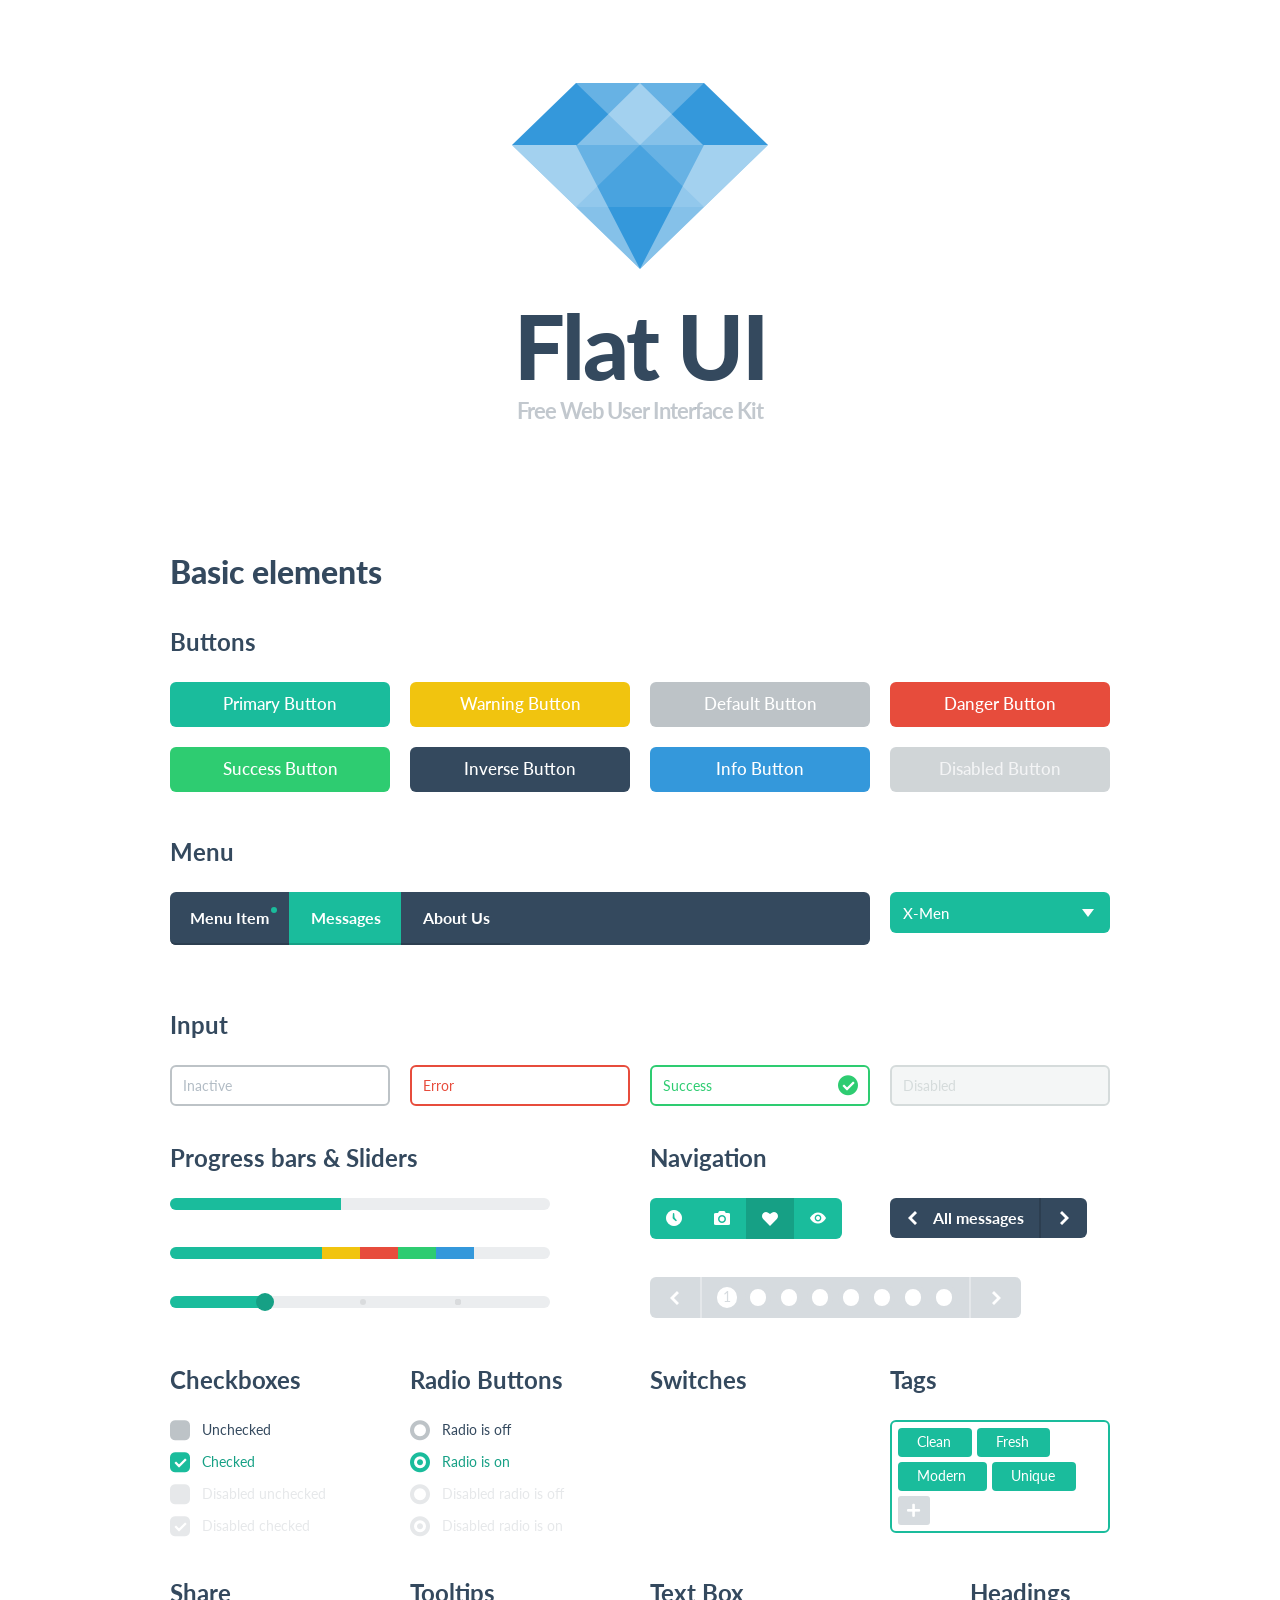
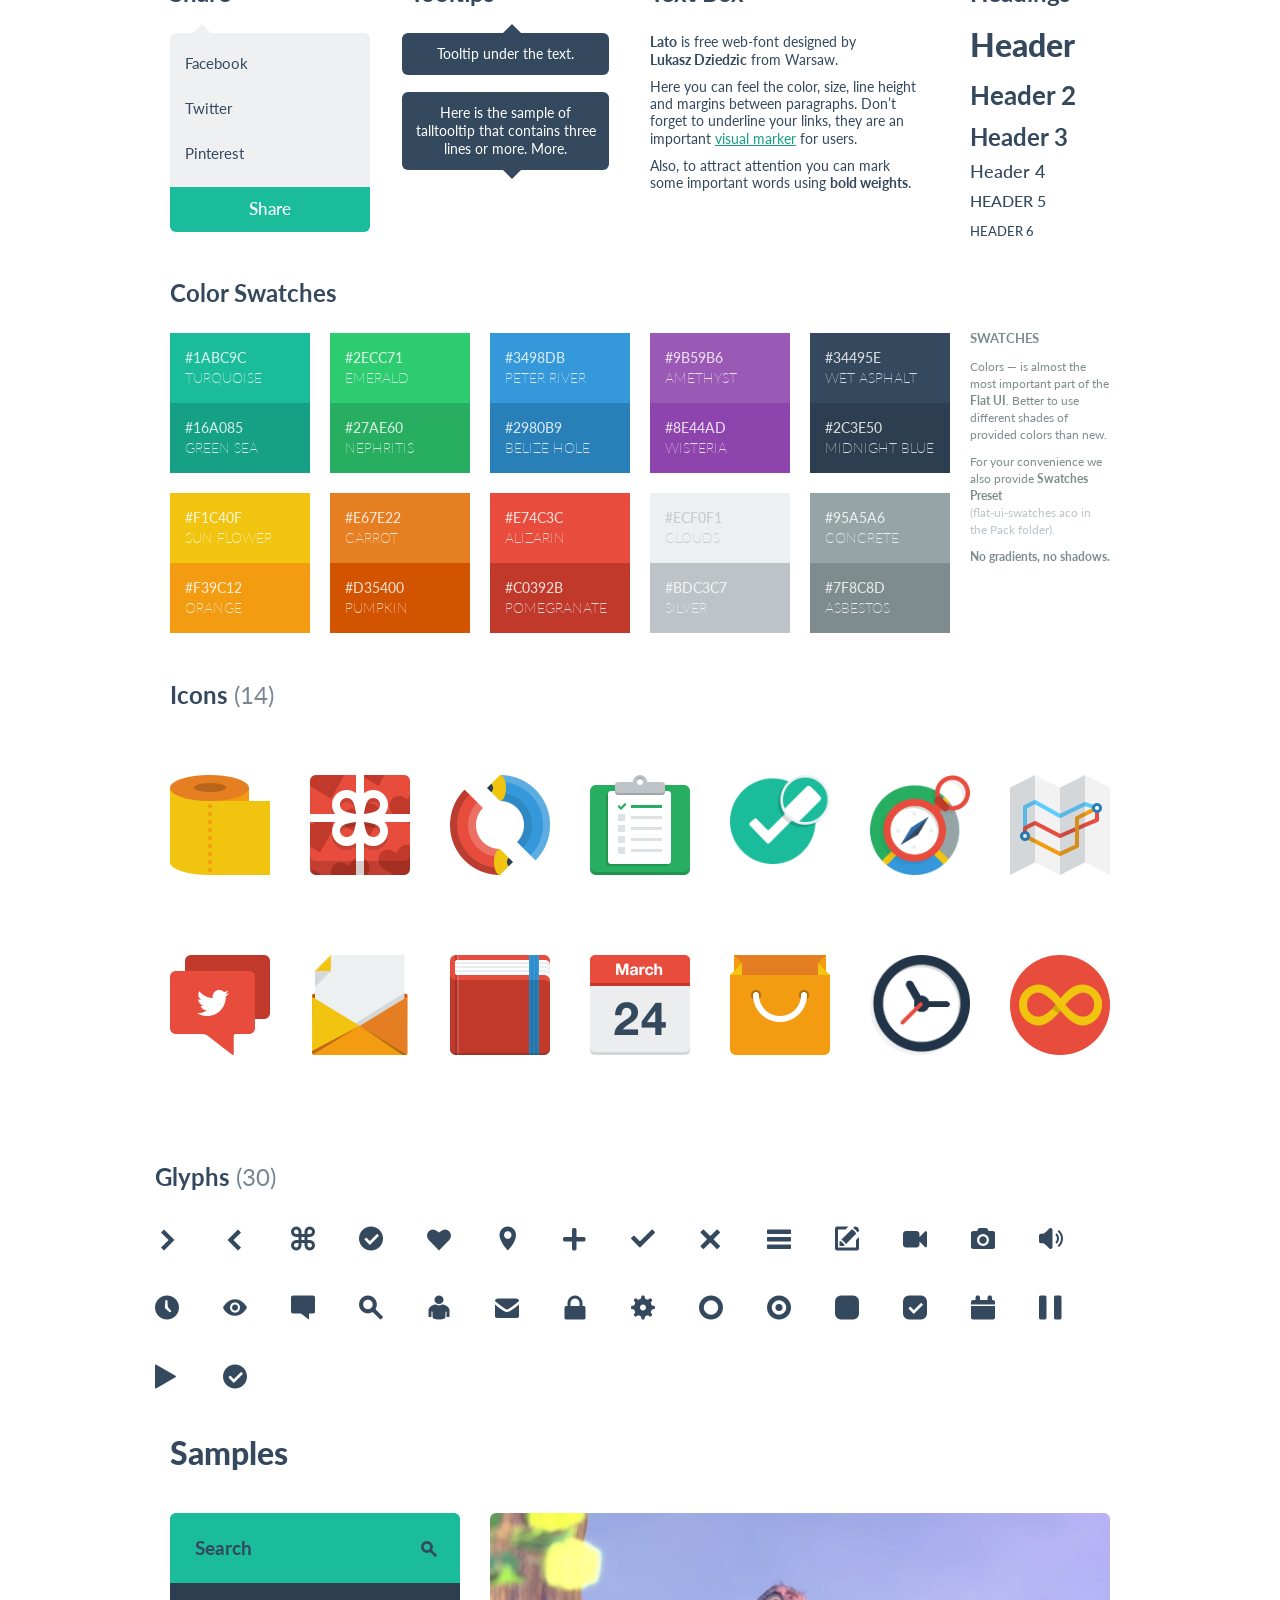
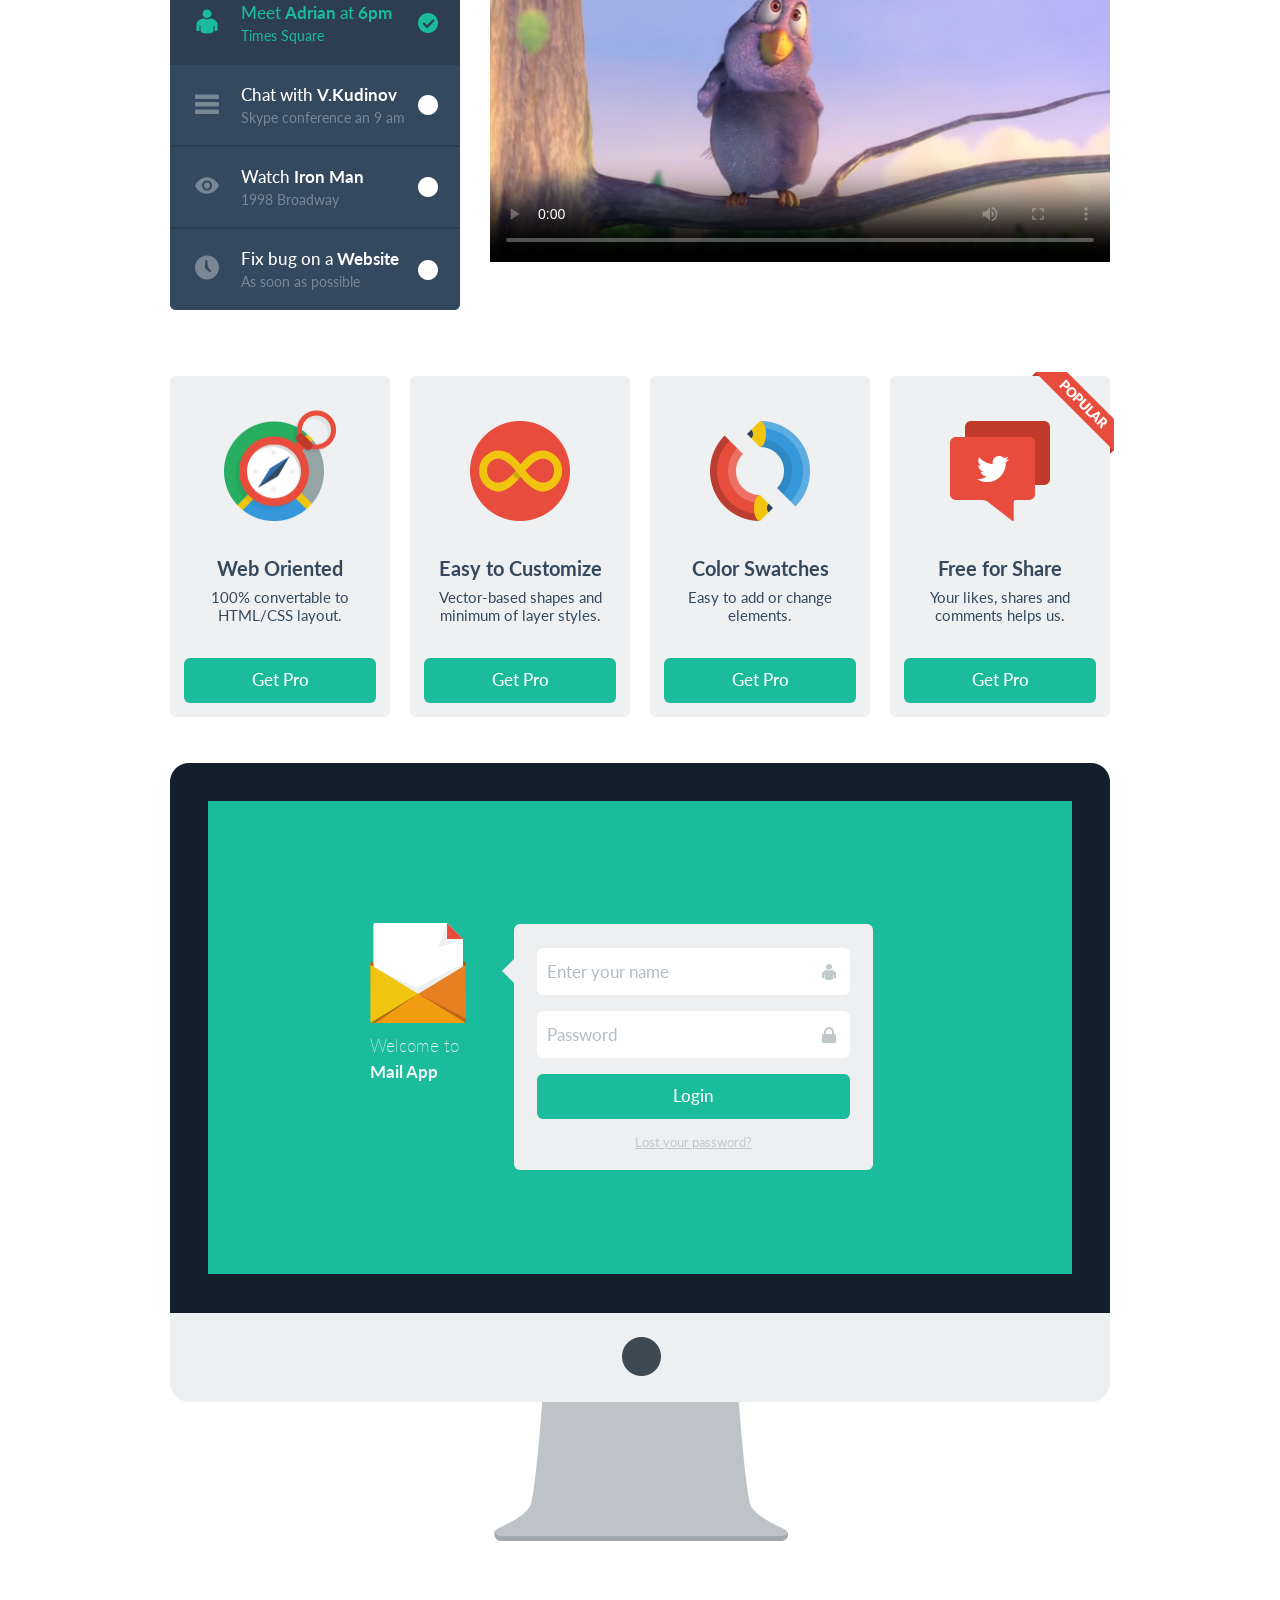
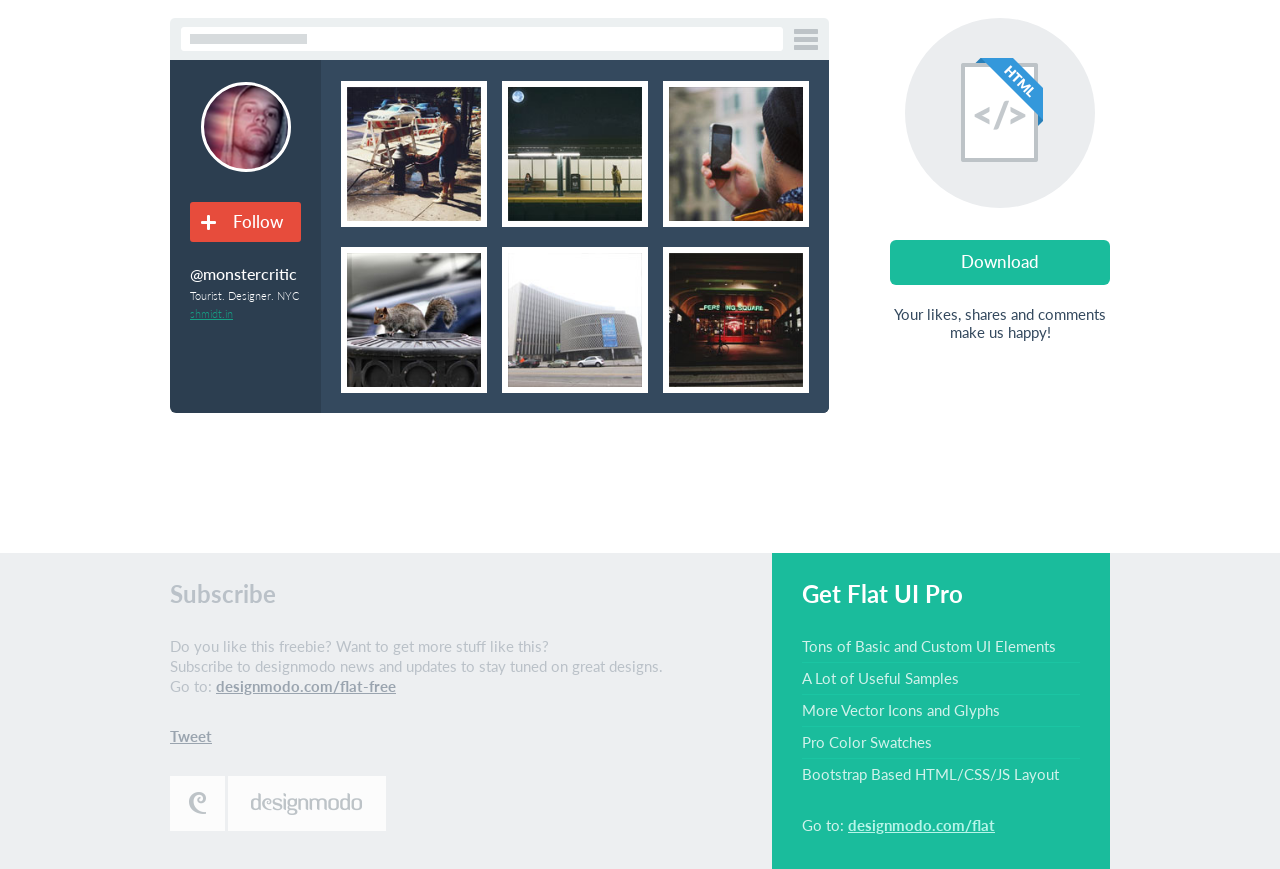
<file: progra_web/Views/Flat-UI-master/index.html>
<!DOCTYPE html>
<html lang="en">
  <head>
    <meta charset="utf-8">
    <title>Flat UI Kit - HTML/PSD Design Framework</title>
    <meta name="viewport" content="width=device-width, initial-scale=1.0">

    <!-- Loading Bootstrap -->
    <link href="bootstrap/css/bootstrap.css" rel="stylesheet">

    <!-- Loading Flat UI -->
    <link href="css/flat-ui.css" rel="stylesheet">

    <link rel="shortcut icon" href="images/favicon.ico">

    <!-- HTML5 shim, for IE6-8 support of HTML5 elements. All other JS at the end of file. -->
    <!--[if lt IE 9]>
      <script src="js/html5shiv.js"></script>
    <![endif]-->
  </head>
  <body>
    <div class="container">
      <div class="demo-headline">
        <h1 class="demo-logo">
          <div class="logo"></div>
          Flat UI
          <small>Free Web User Interface Kit</small>
        </h1>
      </div> <!-- /demo-headline -->

      <h1>Basic elements</h1>
      <h3 class="demo-panel-title">Buttons</h3>

      <div class="row demo-row">
        <div class="span3">
          <a href="#fakelink" class="btn btn-large btn-block btn-primary">Primary Button</a>
        </div>
        <div class="span3">
          <a href="#fakelink" class="btn btn-large btn-block btn-warning">Warning Button</a>
        </div>
        <div class="span3">
          <a href="#fakelink" class="btn btn-block btn-large">Default Button</a>
        </div>
        <div class="span3">
          <a href="#fakelink" class="btn btn-large btn-block btn-danger">Danger Button</a>
        </div>
      </div> <!-- /row -->

      <div class="row demo-row">
        <div class="span3">
          <a href="#fakelink" class="btn btn-large btn-block btn-success">Success Button</a>
        </div>
        <div class="span3">
          <a href="#fakelink" class="btn btn-large btn-block btn-inverse">Inverse Button</a>
        </div>
        <div class="span3">
          <a href="#fakelink" class="btn btn-large btn-block btn-info">Info Button</a>
        </div>
        <div class="span3">
          <a href="#fakelink" class="btn btn-large btn-block disabled">Disabled Button</a>
        </div>
      </div> <!-- /row -->

      <h3 class="demo-panel-title">Menu</h3>
      <div class="row demo-row">
        <div class="span9">
          <div class="navbar navbar-inverse">
            <div class="navbar-inner">
              <div class="container">
                <button type="button" class="btn btn-navbar" data-toggle="collapse" data-target="#nav-collapse-01"></button>
                <div class="nav-collapse collapse" id="nav-collapse-01">
                  <ul class="nav">
                    <li>
                      <a href="#fakelink">
                        Menu Item
                        <span class="navbar-unread">1</span>
                      </a>
                    </li>
                    <li class="active">
                      <a href="#fakelink">
                        Messages
                        <span class="navbar-unread">1</span>
                      </a>
                      <ul>
                        <li><a href="#fakelink">Element One</a></li>
                        <li>
                          <a href="#fakelink">Sub menu</a>
                          <ul>
                            <li><a href="#fakelink">Element One</a></li>
                            
                          </ul> <!-- /Sub menu -->
                        </li>
                        <li><a href="#fakelink">Element Three</a></li>
                      </ul> <!-- /Sub menu -->
                    </li>
                    <li>
                      <a href="#fakelink">
                        About Us
                      </a>
                    </li>
                  </ul>
                </div><!--/.nav -->
              </div>
            </div>
          </div>
        </div>
        <div class="span3">
          <select name="herolist" value="X-Men" class="select-block span3">
            <option value="0">Choose hero</option>
            <option value="1">Spider Man</option>
            <option value="2">Wolverine</option>
            <option value="3">Captain America</option>
            <option value="X-Men" selected="selected">X-Men</option>
            <option value="Crocodile">Crocodile</option>
          </select>
        </div>
      </div> <!-- /row -->

      <h3 class="demo-panel-title">Input</h3>
      <div class="row">
        <div class="span3">
          <input type="text" value="" placeholder="Inactive" class="span3" />
        </div>
        <div class="span3">
          <div class="control-group error">
            <input type="text" value="Error" class="span3" />
          </div>
        </div>
        <div class="span3">
          <div class="control-group success">
            <input type="text" value="Success" class="span3" />
            <i class="input-icon fui-check-inverted"></i>
          </div>
        </div>
        <div class="span3">
          <input type="text" value="Disabled" disabled="disabled" class="span3" />
        </div>
      </div> <!-- /row -->

      <div class="row">
        <div class="span5">
          <h3 class="demo-panel-title">Progress bars &amp; Sliders</h3>
          <div class="progress">
            <div class="bar" style="width: 45%;"></div>
          </div>
          <br/>
          <div class="progress">
            <div class="bar" style="width: 40%;"></div>
            <div class="bar bar-warning" style="width: 10%;"></div>
            <div class="bar bar-danger" style="width: 10%;"></div>
            <div class="bar bar-success" style="width: 10%;"></div>
            <div class="bar bar-info" style="width: 10%;"></div>
          </div>
          <br/>
          <div id="slider" class="ui-slider">
            <div class="ui-slider-segment"></div>
            <div class="ui-slider-segment"></div>
            <div class="ui-slider-segment"></div>
          </div>
        </div> <!-- /sliders -->

        <div class="span6 offset1">
          <h3 class="demo-panel-title">Navigation</h3>
          <div class="row demo-navigation">
            <div class="span3">
              <div class="btn-toolbar">
                <div class="btn-group">
                  <a class="btn btn-primary" href="#fakelink"><i class="fui-time"></i></a>
                  <a class="btn btn-primary" href="#fakelink"><i class="fui-photo"></i></a>
                  <a class="btn btn-primary active" href="#fakelink"><i class="fui-heart"></i></a>
                  <a class="btn btn-primary" href="#fakelink"><i class="fui-eye"></i></a>
                </div>
              </div> <!-- /toolbar -->
            </div>
            <div class="span3 demo-pager">
              <ul class="pager">
                <li class="previous">
                  <a href="#fakelink">
                    <i class="fui-arrow-left"></i>
                    <span>All messages</span>
                  </a>
                </li>
                <li class="next">
                  <a href="#fakelink">
                    <i class="fui-arrow-right"></i>
                  </a>
                </li>
              </ul> <!-- /pager -->
            </div>
          </div> <!-- /demo-navigation -->

          <div class="pagination">
            <ul>
              <li class="previous"><a href="#fakelink" class="fui-arrow-left"></a></li>
              <li class="active"><a href="#fakelink">1</a></li>
              <li><a href="#fakelink">2</a></li>
              <li><a href="#fakelink">3</a></li>
              <li><a href="#fakelink">4</a></li>
              <li><a href="#fakelink">5</a></li>
              <li><a href="#fakelink">6</a></li>
              <li><a href="#fakelink">7</a></li>
              <li><a href="#fakelink">8</a></li>
              <li class="next"><a href="#fakelink" class="fui-arrow-right"></a></li>
            </ul>
          </div> <!-- /pagination -->
        </div> <!-- /navigation -->
      </div> <!-- /row -->

      <div class="row">
        <div class="span3">
          <h3 class="demo-panel-title">Checkboxes</h3>
          <label class="checkbox" for="checkbox1">
            <input type="checkbox" value="" id="checkbox1" data-toggle="checkbox">
            Unchecked
          </label>
          <label class="checkbox" for="checkbox2">
            <input type="checkbox" checked="checked" value="" id="checkbox2" data-toggle="checkbox" checked="">
            Checked
          </label>
          <label class="checkbox" for="checkbox3">
            <input type="checkbox" value="" id="checkbox3" data-toggle="checkbox" disabled="">
            Disabled unchecked
          </label>
          <label class="checkbox" for="checkbox4">
            <input type="checkbox" checked="checked" value="" id="checkbox4" data-toggle="checkbox" disabled="" checked="">
            Disabled checked
          </label>
        </div> <!-- /checkboxes span3 -->

        <div class="span3">
          <h3 class="demo-panel-title">Radio Buttons</h3>
          <label class="radio">
            <input type="radio" name="optionsRadios" id="optionsRadios1" value="option1" data-toggle="radio">
            Radio is off
          </label>
          <label class="radio">
            <input type="radio" name="optionsRadios" id="optionsRadios2" value="option1" data-toggle="radio" checked="">
            Radio is on
          </label>

          <label class="radio">
            <input type="radio" name="optionsRadiosDisabled" id="optionsRadios3" value="option2" data-toggle="radio" disabled="">
            Disabled radio is off
          </label>
          <label class="radio">
            <input type="radio" name="optionsRadiosDisabled" id="optionsRadios4" value="option2" data-toggle="radio" checked="" disabled="">
            Disabled radio is on
          </label>
        </div> <!-- /radios span3 -->

        <div class="span3">
          <h3 class="demo-panel-title">Switches</h3>

          <table width="100%">
            <tr>
              <td width="50%" class="pbm">
                <input type="checkbox" checked="" data-toggle="switch" />
              </td>

              <td class="pbm">
                <input type="checkbox" data-toggle="switch" />
              </td>
            </tr>
            <tr>
              <td class="pbm">
                <div class="switch switch-square"
                  data-on-label="<i class='fui-check'></i>"
                  data-off-label="<i class='fui-cross'></i>">
                  <input type="checkbox" />
                </div>
              </td>

              <td class="pbm">
                <div class="switch switch-square"
                  data-on-label="<i class='fui-check'></i>"
                  data-off-label="<i class='fui-cross'></i>">
                  <input type="checkbox" checked="" />
                </div>
              </td>
            </tr>
            <tr>
              <td>
                <input type="checkbox" disabled data-toggle="switch" />
              </td>

              <td>
                <input type="checkbox" checked disabled data-toggle="switch" />
              </td>
            </tr>
          </table>
        </div> <!-- /toggles span3 -->

        <div class="span3">
          <h3 class="demo-panel-title">Tags</h3>
          <input name="tagsinput" id="tagsinput" class="tagsinput" value="Clean,Fresh,Modern,Unique" />
        </div>
      </div> <!-- /row -->

      <div class="row">
        <div class="span3">
          <h3 class="demo-panel-title">Share</h3>
          <div class="share mrl">
            <ul>
              <li>
                <label class="share-label" for="share-toggle2">Facebook</label>
                <input type="checkbox" data-toggle="switch" />
              </li>
              <li>
                <label class="share-label" for="share-toggle4">Twitter</label>
                <input type="checkbox" checked="" data-toggle="switch" />
              </li>
              <li>
                <label class="share-label" for="share-toggle6">Pinterest</label>
                <input type="checkbox" data-toggle="switch" />
              </li>
            </ul>
            <a href="#" class="btn btn-primary btn-block btn-large">Share</a>
          </div> <!-- /share -->
        </div>

        <div class="span3">
          <div class="demo-tooltips">
            <h3 class="demo-panel-title">Tooltips</h3>
            <p align="center" data-toggle="tooltip" data-placement="bottom" title="Tooltip under the text."></p>
            <p align="center" data-toggle="tooltip" title="Here is the sample of talltooltip that contains three lines or more. More."></p>
          </div>
        </div> <!-- /span3 with tooltips -->

        <div class="span4">
          <div class="demo-text-box prl">
            <h3 class="demo-panel-title">Text Box</h3>
            <p><strong>Lato</strong> is free web-font designed by <strong>Lukasz&nbsp;Dziedzic</strong> from Warsaw.</p>
            <p>Here you can feel the color, size, line height and margins between paragraphs. Don’t forget to underline 
              your links, they are an important <a href="#">visual marker</a> for users.</p>
            <p>Also, to attract attention you can mark some&nbsp;important words using <strong>bold weights</strong>.</p>
          </div>
        </div> <!-- /text box -->

        <div class="span2">
          <h3 class="demo-panel-title demo-headings">Headings</h3>
          <h1>Header</h1>
          <h2>Header 2</h2>
          <h3>Header 3</h3>
          <h4>Header 4</h4>
          <h5>Header 5</h5>
          <h6>Header 6</h6>
        </div> <!-- /headings -->
      </div> <!-- /row -->

      <div class="row">
        <div class="span10">
          <h3 class="demo-panel-title">Color Swatches</h3>
          <div class="row mbl">
            <div class="span2">
              <dl class="palette palette-turquoise">
                <dt>#1abc9c</dt>
                <dd>Turquoise</dd>
              </dl>
              <dl class="palette palette-green-sea">
                <dt>#16a085</dt>
                <dd>Green sea</dd>
              </dl>
            </div>

            <div class="span2">
              <dl class="palette palette-emerald">
                <dt>#2ecc71</dt>
                <dd>Emerald</dd>
              </dl>
              <dl class="palette palette-nephritis">
                <dt>#27ae60</dt>
                <dd>Nephritis</dd>
              </dl>
            </div>

            <div class="span2">
              <dl class="palette palette-peter-river">
                <dt>#3498db</dt>
                <dd>Peter river</dd>
              </dl>
              <dl class="palette palette-belize-hole">
                <dt>#2980b9</dt>
                <dd>Belize hole</dd>
              </dl>
            </div>

            <div class="span2">
              <dl class="palette palette-amethyst">
                <dt>#9b59b6</dt>
                <dd>Amethyst</dd>
              </dl>
              <dl class="palette palette-wisteria">
                <dt>#8e44ad</dt>
                <dd>Wisteria</dd>
              </dl>
            </div>

            <div class="span2">
              <dl class="palette palette-wet-asphalt">
                <dt>#34495e</dt>
                <dd>Wet asphalt</dd>
              </dl>
              <dl class="palette palette-midnight-blue">
                <dt>#2c3e50</dt>
                <dd>Midnight blue</dd>
              </dl>
            </div>
          </div> <!-- /color swatches -->

          <div class="row mbl">
            <div class="span2">
              <dl class="palette palette-sun-flower">
                <dt>#f1c40f</dt>
                <dd>Sun flower</dd>
              </dl>
              <dl class="palette palette-orange">
                <dt>#f39c12</dt>
                <dd>Orange</dd>
              </dl>
            </div>

            <div class="span2">
              <dl class="palette palette-carrot">
                <dt>#e67e22</dt>
                <dd>Carrot</dd>
              </dl>
              <dl class="palette palette-pumpkin">
                <dt>#d35400</dt>
                <dd>Pumpkin</dd>
              </dl>
            </div>

            <div class="span2">
              <dl class="palette palette-alizarin">
                <dt>#e74c3c</dt>
                <dd>Alizarin</dd>
              </dl>
              <dl class="palette palette-pomegranate">
                <dt>#c0392b</dt>
                <dd>Pomegranate</dd>
              </dl>
            </div>

            <div class="span2">
              <dl class="palette palette-clouds">
                <dt>#ecf0f1</dt>
                <dd>Clouds</dd>
              </dl>
              <dl class="palette palette-silver">
                <dt>#bdc3c7</dt>
                <dd>Silver</dd>
              </dl>
            </div>

            <div class="span2">
              <dl class="palette palette-concrete">
                <dt>#95a5a6</dt>
                <dd>Concrete</dd>
              </dl>
              <dl class="palette palette-asbestos">
                <dt>#7f8c8d</dt>
                <dd>Asbestos</dd>
              </dl>
            </div>
          </div> <!-- /color swatches -->
        </div>

        <div class="span2">
          <h3 class="demo-panel-title">&nbsp;</h3>
          <h6 class="palette-headline">SWATCHES</h6>
          <p class="palette-paragraph">
            Colors &mdash; is almost the most important part of the <strong>Flat UI</strong>. Better to use different shades of provided colors than new.
          </p>
          <p class="palette-paragraph">
            For your convenience we also provide <strong>Swatches Preset</strong> <span>(flat&#8209;ui&#8209;swatches.aco in the Pack folder).</span>
          </p>
          <p class="palette-paragraph">
            <strong>No gradients, no shadows.</strong>
          </p>
        </div> <!-- /swatches desc -->
      </div> <!-- /swatches row -->

      <h3 class="demo-panel-title">Icons <small>(14)</small></h3>
      <div class="demo-illustrations">
        <div class="demo-content">
          <div><img src="images/icons/Toilet-Paper@2x.png" alt="Toilet-Paper"></div>          
          <div><img src="images/icons/Gift-Box@2x.png" alt="Gift-Box"></div>
          <div><img src="images/icons/Pensils@2x.png" alt="Pensils"></div>
          <div><img src="images/icons/Clipboard@2x.png" alt="Clipboard"></div>
          <div><img src="images/icons/Retina-Ready@2x.png" alt="Retina-Ready"></div>
          <div><img src="images/icons/Compas@2x.png" alt="Compas"></div>
          <div><img src="images/icons/Map@2x.png" alt="Map"></div>
          <div><img src="images/icons/Chat@2x.png" alt="Chat"></div>
          <div><img src="images/icons/Mail@2x.png" alt="Mail"></div>
          <div><img src="images/icons/Book@2x.png" alt="Book"></div>
          <div><img src="images/icons/Calendar@2x.png" alt="Calendar"></div>
          <div><img src="images/icons/Pocket@2x.png" alt="Pocket"></div>
          <div><img src="images/icons/Watches@2x.png" alt="Watches"></div>
          <div><img src="images/icons/Infinity-Loop@2x.png" alt="Infinity-Loop"></div>
        </div>
      </div>

      <div class="demo-icons">
        <h3 class="demo-panel-title">Glyphs <small>(30)</small></h3>
        <div class="demo-content">
          <span class="fui-arrow-right"></span>
          <span class="fui-arrow-left"></span>
          <span class="fui-cmd"></span>
          <span class="fui-check-inverted"></span>
          <span class="fui-heart"></span>
          <span class="fui-location"></span>
          <span class="fui-plus"></span>
          <span class="fui-check"></span>
          <span class="fui-cross"></span>
          <span class="fui-list"></span>
          <span class="fui-new"></span>
          <span class="fui-video"></span>
          <span class="fui-photo"></span>
          <span class="fui-volume"></span>
          <span class="fui-time"></span>
          <span class="fui-eye"></span>
          <span class="fui-chat"></span>
          <span class="fui-search"></span>
          <span class="fui-user"></span>
          <span class="fui-mail"></span>
          <span class="fui-lock"></span>
          <span class="fui-gear"></span>
          <span class="fui-radio-unchecked"></span>
          <span class="fui-radio-checked"></span>
          <span class="fui-checkbox-unchecked"></span>
          <span class="fui-checkbox-checked"></span>
          <span class="fui-calendar-solid"></span>
          <span class="fui-pause"></span>
          <span class="fui-play"></span>
          <span class="fui-check-inverted-2"></span>
        </div>
      </div> <!-- /icon font row -->

      <h1 class="mbl pbl">Samples</h1>
      <div class="row demo-samples">
        <div class="span4">
          <div class="todo mrm">
            <div class="todo-search">
              <input class="todo-search-field" type="search" value="" placeholder="Search" />
            </div>
            <ul>
              <li class="todo-done">
                <div class="todo-icon fui-user"></div>
                <div class="todo-content">
                  <h4 class="todo-name">
                    Meet <strong>Adrian</strong> at <strong>6pm</strong>
                  </h4>
                  Times Square
                </div>
              </li>

              <li>
                <div class="todo-icon fui-list"></div>
                <div class="todo-content">
                  <h4 class="todo-name">
                    Chat with <strong>V.Kudinov</strong>
                  </h4>
                  Skype conference an 9 am
                </div>
              </li>

              <li>
                <div class="todo-icon fui-eye"></div>
                <div class="todo-content">
                  <h4 class="todo-name">
                    Watch <strong>Iron Man</strong>
                  </h4>
                  1998 Broadway
                </div>
              </li>

              <li>
                <div class="todo-icon fui-time"></div>
                <div class="todo-content">
                  <h4 class="todo-name">
                    Fix bug on a <strong>Website</strong>
                  </h4>
                  As soon as possible
                </div>
              </li>
            </ul>
          </div>
        </div> <!-- /todo list -->

        <div class="span8 demo-video">
          <!--[if !IE]> -->
            <video class="video-js" controls
              preload="auto" width="620" height="349" poster="images/video/poster.jpg" data-setup="{}">
              <source src="http://iurevych.github.com/Flat-UI-videos/big_buck_bunny.mp4" type="video/mp4">
              <source src="http://iurevych.github.com/Flat-UI-videos/big_buck_bunny.webm" type="video/webm">
            </video>
          <!-- <![endif]-->

          <!--[if IE]>
            <video class="video-js" controls
              preload="auto" width="620" height="256" poster="http://video-js.zencoder.com/oceans-clip.jpg" data-setup="{}">
              <source src="http://video-js.zencoder.com/oceans-clip.mp4" type='video/mp4'/>
              <source src="http://video-js.zencoder.com/oceans-clip.webm" type='video/webm'/>
            </video>
          <![endif]-->
        </div> <!-- /video -->
      </div>

      <div class="row demo-tiles">
        <div class="span3">
          <div class="tile">
            <img src="images/icons/Compas@2x.png" alt="Compas@2x" class="tile-image big-illustration">
            <h3 class="tile-title">Web Oriented</h3>
            <p>100% convertable to HTML/CSS layout.</p>
            <a class="btn btn-primary btn-large btn-block" href="http://designmodo.com/flat">Get Pro</a>
          </div>
        </div>

        <div class="span3">
          <div class="tile">
            <img src="images/icons/Infinity-Loop@2x.png" alt="Infinity-Loop@2x" class="tile-image">
            <h3 class="tile-title">Easy to Customize</h3>
            <p>Vector-based shapes and minimum of layer styles.</p>
            <a class="btn btn-primary btn-large btn-block" href="http://designmodo.com/flat">Get Pro</a>
          </div>
        </div>

        <div class="span3">
          <div class="tile">
            <img src="images/icons/Pensils@2x.png" alt="Pensils@2x" class="tile-image">
            <h3 class="tile-title">Color Swatches</h3>
            <p>Easy to add or change elements. </p>
            <a class="btn btn-primary btn-large btn-block" href="http://designmodo.com/flat">Get Pro</a>
          </div>
        </div>

        <div class="span3">
          <div class="tile tile-hot">
            <img src="images/icons/Chat@2x.png" alt="Chat@2x" class="tile-image">
            <h3 class="tile-title">Free for Share</h3>
            <p>Your likes, shares and comments helps us.</p>
            <a class="btn btn-primary btn-large btn-block" href="http://designmodo.com/flat">Get Pro</a>
          </div>

        </div>
      </div> <!-- /tiles -->

      <div class="login">
        <div class="login-screen">
          <div class="login-icon">
            <img src="images/login/icon.png" alt="Welcome to Mail App" />
            <h4>Welcome to <small>Mail App</small></h4>
          </div>

          <div class="login-form">
            <div class="control-group">
              <input type="text" class="login-field" value="" placeholder="Enter your name" id="login-name" />
              <label class="login-field-icon fui-user" for="login-name"></label>
            </div>

            <div class="control-group">
              <input type="password" class="login-field" value="" placeholder="Password" id="login-pass" />
              <label class="login-field-icon fui-lock" for="login-pass"></label>
            </div>

            <a class="btn btn-primary btn-large btn-block" href="#">Login</a>
            <a class="login-link" href="#">Lost your password?</a>
          </div>
        </div>
      </div>

      <div class="row">
        <div class="span9">
          <div class="demo-browser">
            <div class="demo-browser-side">
              <div class="demo-browser-author"></div>
              <div class="demo-browser-action">
                <a class="btn btn-danger btn-large btn-block" href="http://twitter.com/monstercritic" target="_blank">
                  Follow
                </a>
              </div>
              <h5>@monstercritic</h5>
              <h6>
                Tourist. Designer. NYC
                <a href="http://shmidt.in" target="_blank">shmidt.in</a>
              </h6>
            </div>
            <div class="demo-browser-content">
              <img src="images/demo/browser-pic-1.jpg" alt="" />
              <img src="images/demo/browser-pic-2.jpg" alt="" />
              <img src="images/demo/browser-pic-3.jpg" alt="" />
              <img src="images/demo/browser-pic-4.jpg" alt="" />
              <img src="images/demo/browser-pic-5.jpg" alt="" />
              <img src="images/demo/browser-pic-6.jpg" alt="" />
            </div>
          </div>
        </div>

        <div class="span3">
          <div class="demo-download">
		 
          <img src="images/demo/html-icon.png"  src="Free PSD" >
          </div>

          <a href="https://github.com/designmodo/Flat-UI/archive/master.zip" class="btn btn-primary btn-large btn-block">Download</a>

          <p class="demo-download-text">Your likes, shares and comments make us happy!</p>
        </div>
      </div> <!-- /download area -->

    </div> <!-- /container -->

    <footer>
      <div class="container">
        <div class="row">
          <div class="span7">
            <h3 class="footer-title">Subscribe</h3>
            <p>Do you like this freebie? Want to get more stuff like this?<br/>
              Subscribe to designmodo news and updates to stay tuned on great designs.<br/>
              Go to: <a href="http://designmodo.com/flat-free" target="_blank">designmodo.com/flat-free</a>
            </p>

            <p class="pvl">
              <a href="https://twitter.com/share" class="twitter-share-button" data-url="http://designmodo.com/flat-free/" data-text="Flat UI Free - PSD&amp;HTML User Interface Kit" data-via="designmodo" data-size="large">Tweet</a>
              <script>!function(d,s,id){var js,fjs=d.getElementsByTagName(s)[0];if(!d.getElementById(id)){js=d.createElement(s);js.id=id;js.src="//platform.twitter.com/widgets.js";fjs.parentNode.insertBefore(js,fjs);}}(document,"script","twitter-wjs");</script>
            </p>

            <a class="footer-brand" href="http://designmodo.com" target="_blank">
              <img src="images/footer/logo.png" alt="Designmodo.com" />
            </a>
          </div> <!-- /span8 -->

          <div class="span5">
            <div class="footer-banner">
              <h3 class="footer-title">Get Flat UI Pro</h3>
              <ul>
                <li>Tons of Basic and Custom UI Elements</li>
                <li>A Lot of Useful Samples</li>
                <li>More Vector Icons and Glyphs</li>
                <li>Pro Color Swatches</li>
                <li>Bootstrap Based HTML/CSS/JS Layout</li>
              </ul>
              Go to: <a href="http://designmodo.com/flat" target="_blank">designmodo.com/flat</a>
            </div>
          </div>
        </div>
      </div>
    </footer>
    
    <!-- Load JS here for greater good =============================-->
    <script src="js/jquery-1.8.3.min.js"></script>
    <script src="js/jquery-ui-1.10.3.custom.min.js"></script>
    <script src="js/jquery.ui.touch-punch.min.js"></script>
    <script src="js/bootstrap.min.js"></script>
    <script src="js/bootstrap-select.js"></script>
    <script src="js/bootstrap-switch.js"></script>
    <script src="js/flatui-checkbox.js"></script>
    <script src="js/flatui-radio.js"></script>
    <script src="js/jquery.tagsinput.js"></script>
    <script src="js/jquery.placeholder.js"></script>
    <script src="js/jquery.stacktable.js"></script>
    <script src="http://vjs.zencdn.net/c/video.js"></script>
    <script src="js/application.js"></script>
  </body>
</html>
</file>
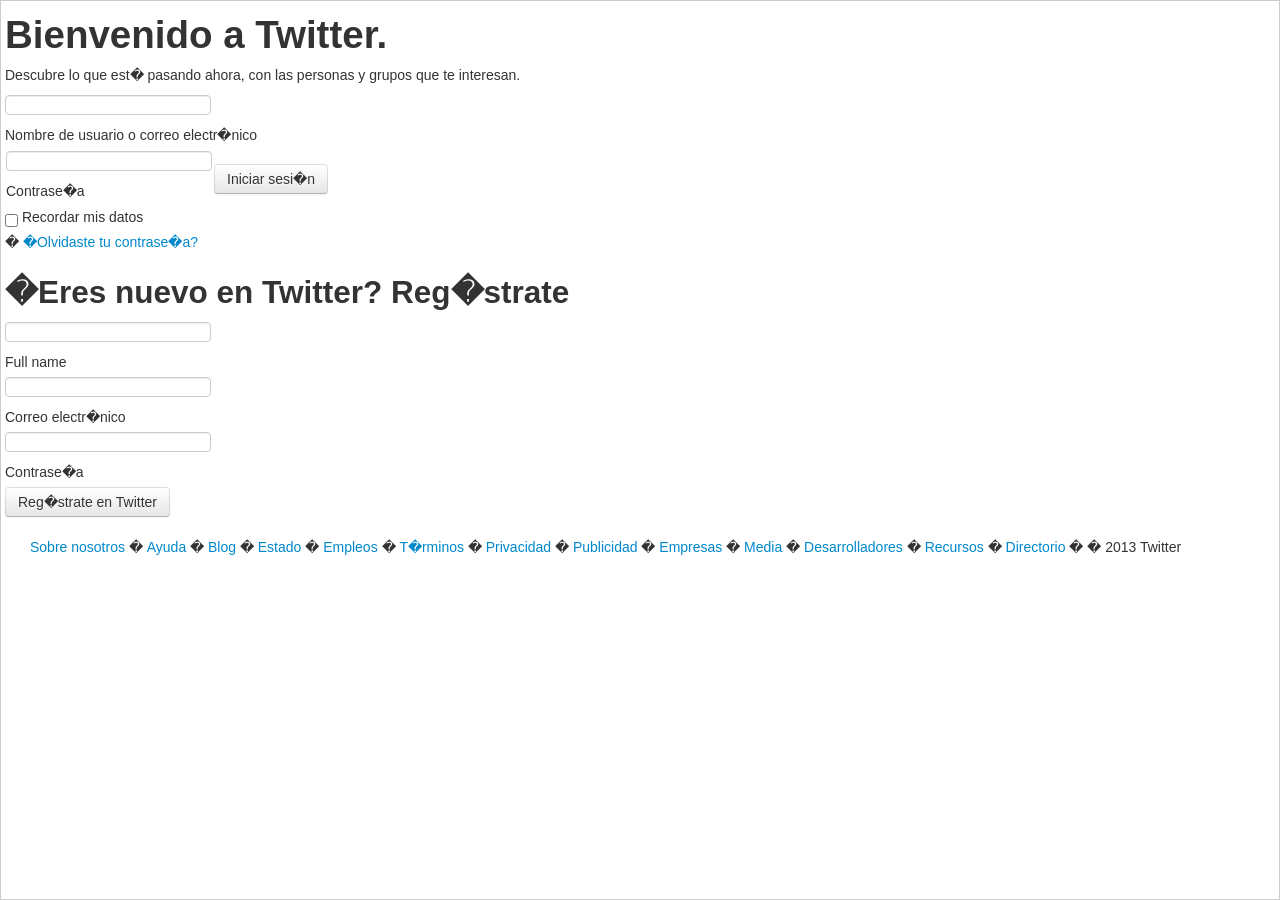
<file: progra_web/Views/bootstrap/html_vistas/example.html>
<html>
<link href="../css/bootstrap.css" rel="stylesheet" type="text/css">
<link href="../css/bootstrap.min.css" rel="stylesheet" type="text/css">
<link href="../css/bootstrap-responsive.css" rel="stylesheet" type="text/css">
<script src="../js/bootstrap.js" type="text/javascript"></script>
<script src="../js/bootstrap.min.js" type="text/javascript"></script>
<body  background="https://abs.twimg.com/a/1372759208/t1/img/front_page/city-balcony@2x.jpg" class="img-polaroid "  >

    <!--//background="img/img/jp-mountain.jpg -->
 <div class="front-bg">
    <!--<img  class="front-image" src="https://abs.twimg.com/a/1372759208/t1/img/front_page/jp-mountain@2x.jpg"> -->
 </div>

  <div class="front-card">
    <div class="front-welcome">
      <div class="front-welcome-text">
        <h1>Bienvenido a Twitter.</h1>
        <p>Descubre lo que est� pasando ahora, con las personas y grupos que te interesan.</p>
      </div>

    </div>

    <div class="front-signin js-front-signin">
      <form action="https://twitter.com/sessions" class="signin" method="post">
        <div class="placeholding-input username">
          <input type="text" id="signin-email" class="text-input email-input" name="session[username_or_email]" title="Nombre de usuario o correo electr�nico" autocomplete="on" tabindex="1">
          <label for="signin-email" class="placeholder">Nombre de usuario o correo electr�nico</label>
        </div>
    
        <table class="flex-table password-signin">
          <tbody>
          <tr>
            <td class="flex-table-primary">
              <div class="placeholding-input password flex-table-form">
                <input type="password" id="signin-password" class="text-input flex-table-input" name="session[password]" title="Contrase�a" tabindex="2">
                <label for="signin-password" class="placeholder">Contrase�a</label>
              </div>
            </td>
            <td class="flex-table-secondary">
              <button type="submit"  class="submit btn primary-btn flex-table-btn js-submit" tabindex="4">
                Iniciar sesi�n
              </button>
            </td>
          </tr>
          </tbody>
        </table>
    
        <div class="remember-forgot">
          <label class="remember">
            <input type="checkbox" value="1" name="remember_me" tabindex="3">
            <span>Recordar mis datos</span>
          </label>
          <span class="separator">�</span>
          <a class="forgot" href="/account/resend_password">�Olvidaste tu contrase�a?</a>
        </div>
    
        <input type="hidden" name="return_to_ssl" value="true">
    
        <input type="hidden" name="scribe_log">
        <input type="hidden" name="redirect_after_login" value="/">
        <input type="hidden" value="8e92cb597ffde73b29c250b606827acaf1a020ca" name="authenticity_token">
      </form>
    </div>   
	<div class="front-signup js-front-signup">
      <h2><strong>�Eres nuevo en Twitter?</strong> Reg�strate</h2>
    
      <form action="https://twitter.com/signup" class="signup" method="post">
        <div class="placeholding-input">
          <input type="text" id="signup-user-name" class="text-input" autocomplete="off" name="user[name]" maxlength="20">
          <label for="signup-user-name" class="placeholder">Full name</label>
        </div>
        <div class="placeholding-input">
          <input type="text" id="signup-user-email" class="text-input email-input" autocomplete="off" name="user[email]">
          <label for="signup-user-email" class="placeholder">Correo electr�nico</label>
        </div>
        <div class="placeholding-input">
          <input type="password" id="signup-user-password" class="text-input" name="user[user_password]">
          <label for="signup-user-password" class="placeholder">Contrase�a</label>
        </div>
    
        <input type="hidden" value="" name="context">
        <input type="hidden" value="8e92cb597ffde73b29c250b606827acaf1a020ca" name="authenticity_token">
        <button type="submit" class="btn signup-btn">
          Reg�strate en Twitter
        </button>
      </form>
    </div>
  </div>


  <div class="footer inline-list">
    <ul>
      <li><a href="/about">Sobre nosotros</a><span class="dot divider"> �</span></li>
      <li><a href="//support.twitter.com">Ayuda</a><span class="dot divider"> �</span></li>
      <li><a href="http://blog.es.twitter.com">Blog</a><span class="dot divider"> �</span></li>
      <li><a href="http://status.twitter.com">Estado</a><span class="dot divider"> �</span></li>
      <li><a href="/jobs">Empleos</a><span class="dot divider"> �</span></li>
      <li><a href="/tos">T�rminos</a><span class="dot divider"> �</span></li>
      <li><a href="/privacy">Privacidad</a><span class="dot divider"> �</span></li>
      <li><a href="https://business.twitter.com/start-advertising">Publicidad</a><span class="dot divider"> �</span></li>
      <li><a href="https://business.twitter.com">Empresas</a><span class="dot divider"> �</span></li>
      <li><a href="http://media.twitter.com">Media</a><span class="dot divider"> �</span></li>
      <li><a href="//dev.twitter.com">Desarrolladores</a><span class="dot divider"> �</span></li>
      <li><a href="/about/resources">Recursos</a><span class="dot divider"> �</span></li>
      <li><a href="/i/directory/profiles">Directorio</a><span class="dot divider"> �</span></li>
      <li><span class="copyright">� 2013 Twitter</span></li>
    </ul>
  </div>
 </body>
</html>
</file>
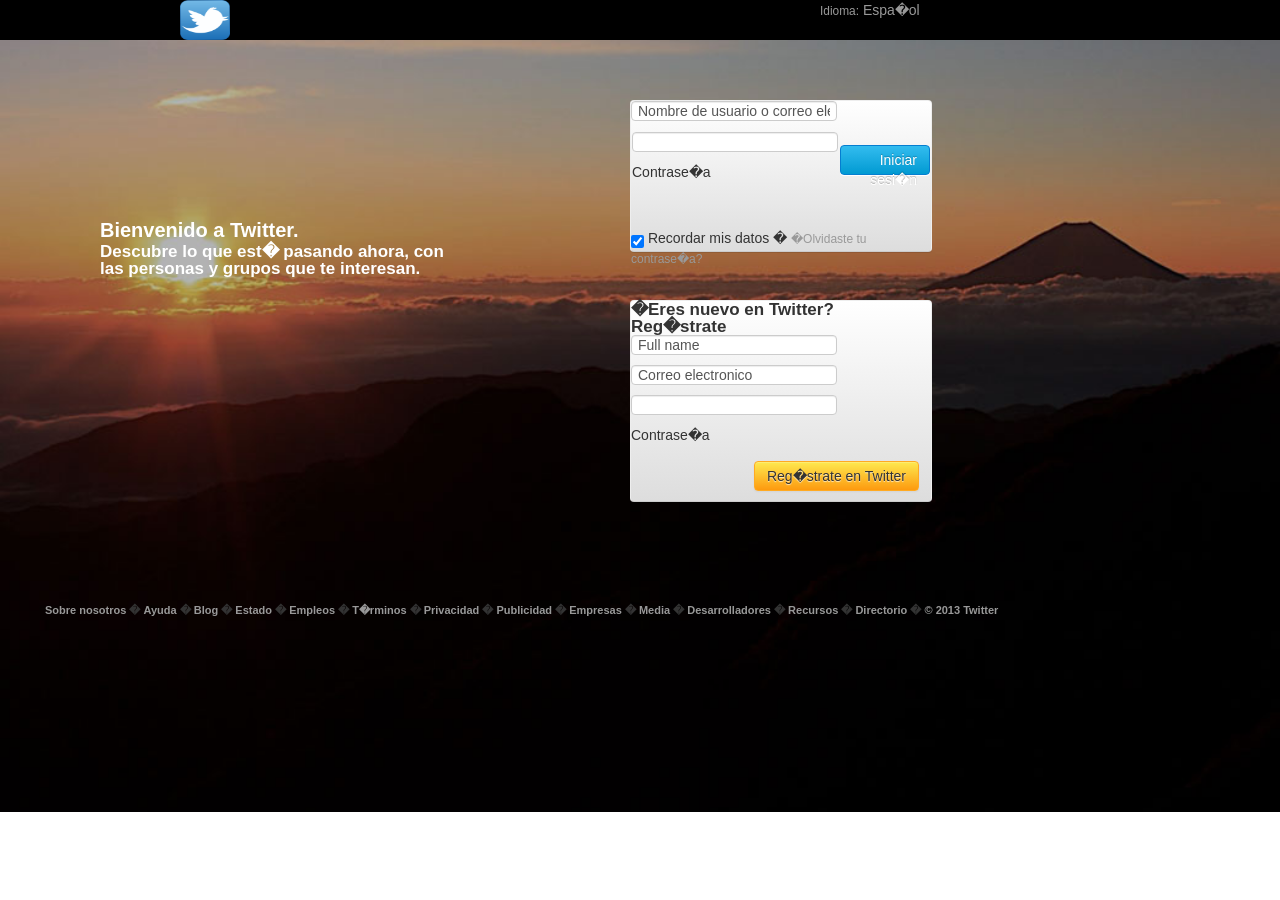
<file: progra_web/Views/bootstrap/html_vistas/twitter_bien.html>
<html>
<head>
<title>Twitter</title>
	<link href="../css/bootstrap.min.css" rel="stylesheet" type="text/css">
	<link href="../css/bootstrap.css" rel="stylesheet" type="text/css">
	<link href="../css/est.css" rel="stylesheet" type="text/css">


	
</head>
<body>
<div class="front-bg">
    <img src="../img/img/jp-mountain.jpg" class="front-image">
  </div>
<div class="top_bar">
<div class="span2">
</div>
<div class="span8">
<img  class="tw" src="../img/img/tw.png">
</div>


<div class="span2">
<li class="dropdown js-language-dropdown">
                      <a href="" class="dropdown-toggle">
                        <small>Idioma:</small>
                        <span class="js-current-language">Espa�ol</span>
                        <b class="caret"></b>
                      </a>
                    </li>
</div>
</div>

<div class="front-card">
<div class="span6">
    <div class="front-welcome">
      <div class="front-welcome-text">
        <h1>Bienvenido a Twitter.</h1>
        <h2><p>Descubre lo que est� pasando ahora, con las personas y grupos que te interesan.</p></h2>
      </div>
	</div>
    </div>

<div class="span4">
    <div class="front-signin js-front-signin">
      <form method="post" class="signin" action="">
        <div class="placeholding-input username">
          <input type="text" value="Nombre de usuario o correo electr�nico" tabindex="1" autocomplete="on" title="Nombre de usuario o correo electr�nico" name="session[username_or_email]" class="text-input email-input" id="signin-email">
          </div>
    
        <table class="flex-table password-signin">
          <tr>
            <td class="flex-table-primary">
              <div class="placeholding-input password flex-table-form">
                <input type="password" tabindex="2" title="Contrase�a" name="session[password]" class="text-input flex-table-input" id="signin-password">
                <label class="placeholder" for="signin-password">Contrase�a</label>
				</div>
            </td>
            <td class="flex-table-secondary">
              <button tabindex="4" class="submit btn primary-btn flex-table-btn js-submit" type="submit">
                Iniciar sesi�n
              </button>
            </td>
          </tr>
         </table>
    
        <div class="remember-forgot">
		<br>
		<br>
          <label class="remember">
            <input type="checkbox" checked="checked" tabindex="3" name="remember_me" value="1">
            <span>Recordar mis datos</span>
          
          <span class="separator">�</span>
          <a href="" class="forgot" id="olv_cont">�Olvidaste tu contrase�a?</a>
        </label>
		</div>
    </form>
    </div>
	
	<div class="front-signup js-front-signup">
      <h2><strong>�Eres nuevo en Twitter?</strong> Reg�strate</h2>
    
      <form method="post" class="signup" action="">
        <div class="placeholding-input">
          <input type="text" maxlength="20" value="Full name" name="user[name]" autocomplete="off" class="text-input" id="signup-user-name">
          </div>
        <div class="placeholding-input">
          <input type="text" name="user[email]" value="Correo electronico" autocomplete="off" class="text-input email-input" id="signup-user-email">
          </div>
        <div class="placeholding-input">
          <input type="password" name="user[user_password]" class="text-input" id="signup-user-password">
          <label class="placeholder" for="signup-user-password">Contrase�a</label>
		  </div>
    
        <button class="btn signup-btn" type="submit">
          Reg�strate en Twitter
        </button>
      </form>
    </div>
	</div>
	
	<div class="span12">
	<div class="footer inline-list" id="col">
	<h6>
    <ul>
      <li><a class="color" href="">Sobre nosotros</a><span class="dot divider"> �</span></li>
      <li><a class="color" href="">Ayuda</a><span class="dot divider"> �</span></li>
      <li><a class="color" href="">Blog</a><span class="dot divider"> �</span></li>
      <li><a class="color" href="">Estado</a><span class="dot divider"> �</span></li>
      <li><a class="color" href="">Empleos</a><span class="dot divider"> �</span></li>
      <li><a class="color" href="">T�rminos</a><span class="dot divider"> �</span></li>
      <li><a class="color" href="">Privacidad</a><span class="dot divider"> �</span></li>
      <li><a class="color" href="">Publicidad</a><span class="dot divider"> �</span></li>
      <li><a class="color" href="">Empresas</a><span class="dot divider"> �</span></li>
      <li><a class="color" href="">Media</a><span class="copyright"> �</span></li>
      <li><a class="color" href="">Desarrolladores</a><span class="copyright"> �</span></li>
      <li><a class="color" href="">Recursos</a><span class="copyright"> �</span></li>
      <li><a class="color" href="">Directorio</a><span class="copyright"> �</span></li>
      <li><span class="color">&copy; 2013 Twitter</span></li>
    </ul>
	</h6>
  </div>
	</div>
  </div>
</div>
  </body>
</html>
</file>
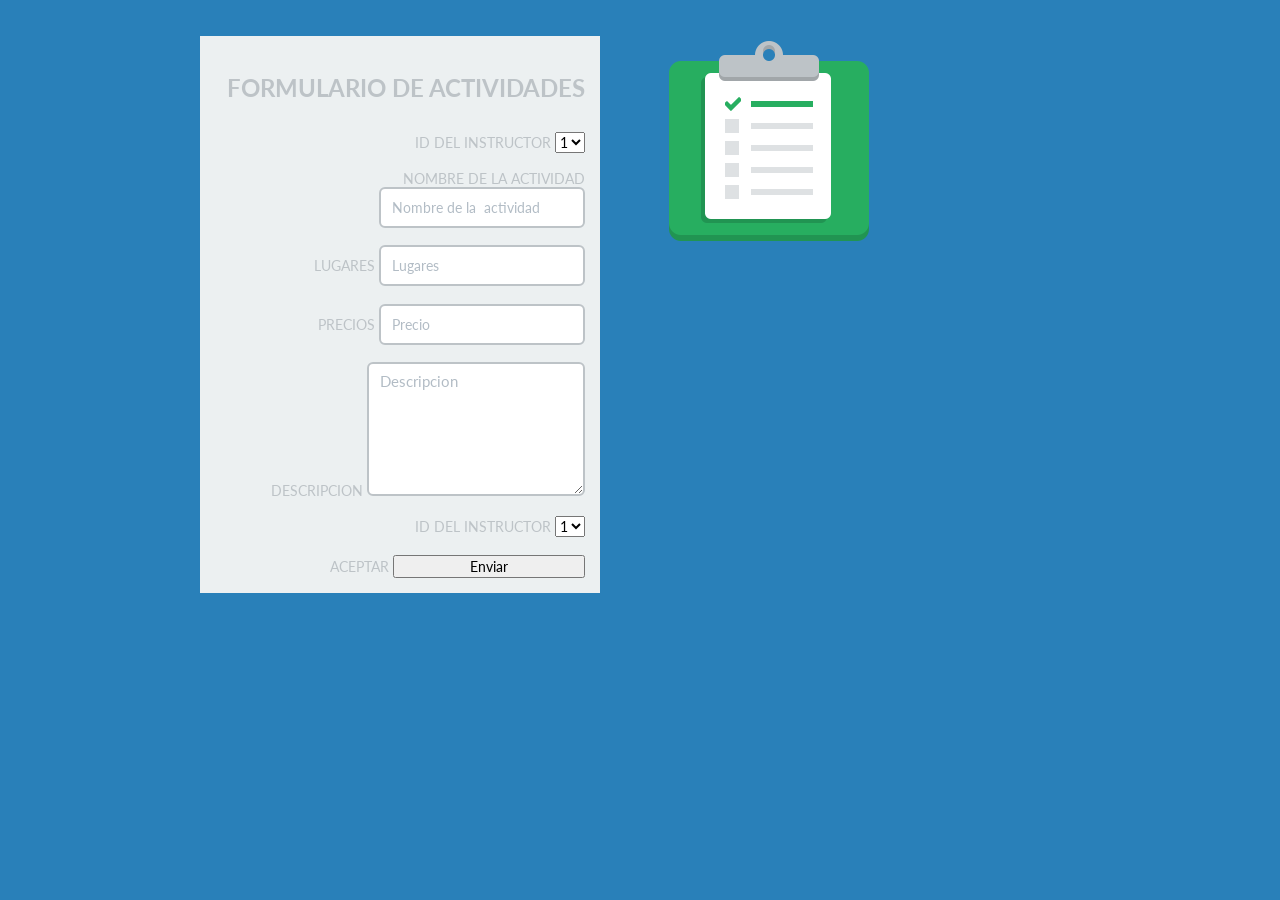
<file: progra_web/Views/Flat-UI-master/Formularios1/_form_actividades.html>
<!DOCTYPE html PUBLIC "-//W3C//DTD XHTML 1.0 Transitional//EN" "http://www.w3.org/TR/xhtml1/DTD/xhtml1-transitional.dtd">
<html xmlns="http://www.w3.org/1999/xhtml">
<head>
<meta http-equiv="Content-Type" content="text/html; charset=iso-8859-1" />
<link href="../css/flat-ui.css" rel="stylesheet" />
<link  href="../css/flat-ui.css" rel="stylesheet">
<link href="../css/capas.css" rel="stylesheet" type="text/css" />
<link rel="shortcut icon"  href="../images/favicon.ico">
<script src="../js/bootstrap-select.js"></script>
<script src="../js/bootstrap-switch.js"></script>
<script src="../js/flatui-checkbox.js"></script>
<script src="../js/flatui-radio.js"></script>
<script src="../js/jquery.tagsinput.js"></script>
<script src="../js/jquery.placeholder.js"></script>
<script src="../js/jquery.stacktable.js"></script>
<title>FORMULARIO DE ACTIVIDADES</title>

</head>

<body class="palette palette-belize-hole" >
<center>
<div id="Layer1" class="span3" align="right">
<form id="formulario_usuarios" class="palette palette-clouds" name="formulario_usuarios" method="post" action=""  >
 <h3 class="demo-panel-title demo-headings">FORMULARIO DE ACTIVIDADES </h3>
    <br>
	
	<label for="id_evento">Id del instructor</label>
	<select name="id_evento" id="id_evento" >
	  <option>1</option>
	  <option>2</option>
    </select>
	<br><br>
	
	<label for="nombre_actividad">Nombre de la actividad</label>
	<input id="nombre_actividad" type="text" name="nombre_actividad" value=""  placeholder="Nombre de la  actividad" 	     required> 
	<br><br>
	
	<label for="lugares">Lugares</label>
	<input type="number" name="lugares" id="lugares"  min="1" max="40" placeholder="Lugares"  require/>
    <br><br>
	
	<label for="precio">PrecioS</label>
	<input type="number" name="precio"  min="1" max="40" placeholder="Precio" require/>
    <br><br> 
	
	<label for="descripcion">Descripcion</label>
    <textarea id="descripcion" name="descripcion" cols="78" rows="5" placeholder="Descripcion" required></textarea>
	<br><br>
	
	<label for="id_instructor">Id del instructor</label>
	<select name="id_instructor" id="id_instructor" >
	  <option>1</option>
	  <option>2</option>
	  </select>
     <br><br>
	 
	<label for="enviar">Aceptar</label>
	<input type="submit" name="enviar" value="Enviar" id="enviar">
	
</form>
</div>
  
<div id="Layer2">
   <a href="index.html" target="_parent"><img src="../images/icons/Clipboard@2x.png" border="0" /></a>
</div>
  
</center>
</body>
</html>
</file>
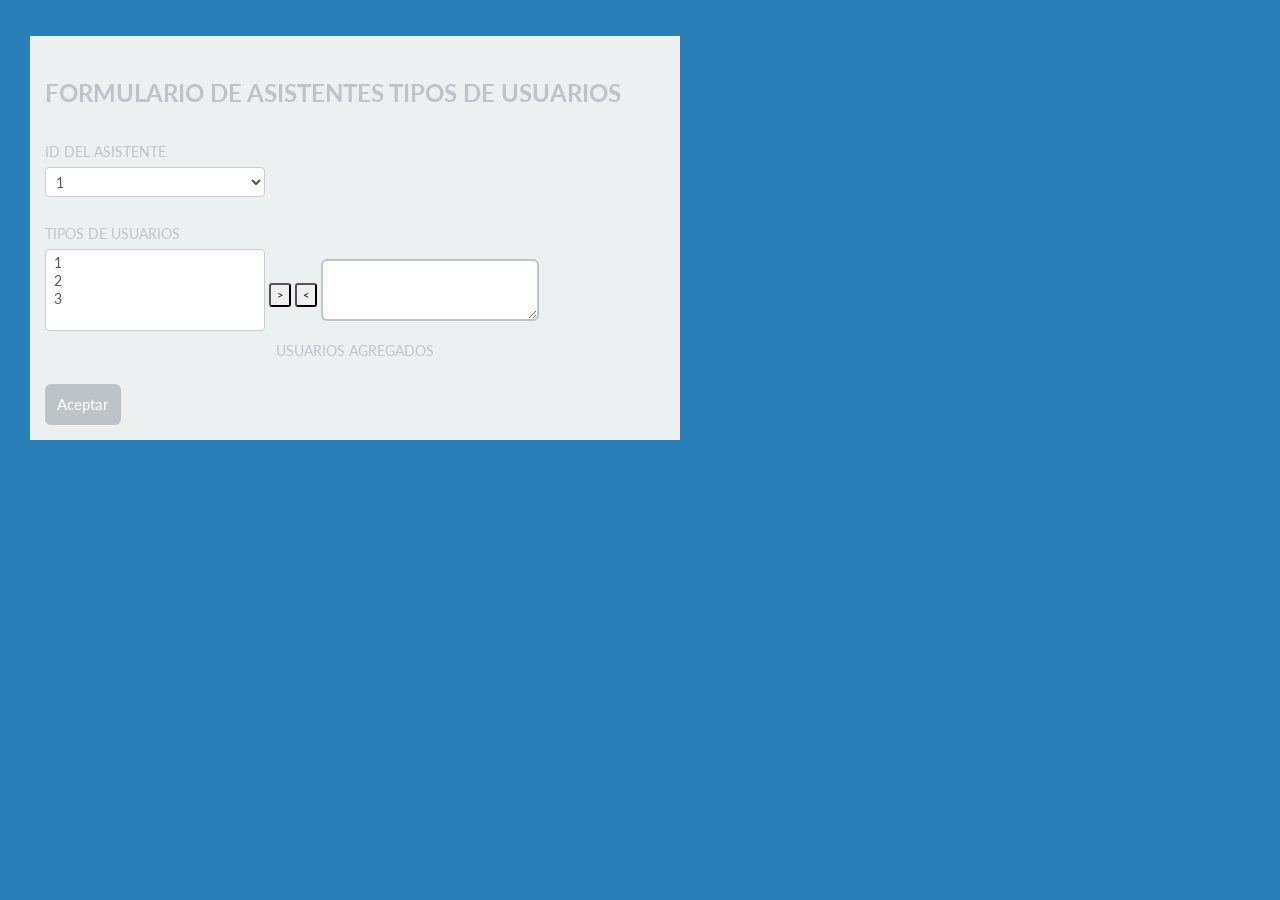
<file: progra_web/Views/Flat-UI-master/Formularios1/_form_asistente_tipos_usuarios.html>
<!DOCTYPE html PUBLIC "-//W3C//DTD XHTML 1.0 Transitional//EN" "http://www.w3.org/TR/xhtml1/DTD/xhtml1-transitional.dtd">
<html xmlns="http://www.w3.org/1999/xhtml">
<head>
<meta http-equiv="Content-Type" content="text/html; charset=iso-8859-1" />
<link  href="../css/flat-ui.css" rel="stylesheet" />
<link  href="../css/flat-ui.css" rel="stylesheet">
<link href="../css/capas.css" rel="stylesheet" type="text/css" />
<script src="../js/bootstrap-select.js"></script>
<script src="../js/bootstrap-switch.js"></script>
<script src="../js/flatui-checkbox.js"></script>
<script src="../js/flatui-radio.js"></script>
<script src="../js/jquery.tagsinput.js"></script>
<script src="../js/jquery.placeholder.js"></script>
<script src="../js/jquery.stacktable.js"></script>
<title>FORMULARIO DE ASISTENTES-TIPOS-USUARIOS</title>

 <link href="../bootstrap/css/bootstrap.css" rel="stylesheet">
 <link href="../css/flat-ui.css" rel="stylesheet">

 
</head>

<body class="palette palette-belize-hole" >
<center>
<div id="Layer7" class="span3" align="left">
<form id="formulario_usuarios" class="palette palette-clouds" name="formulario_usuarios" method="post" action=""  >
    <h3 class="demo-panel-title demo-headings">FORMULARIO DE ASISTENTES TIPOS DE USUARIOS  </h3>
    <br>
	<label for="id_evento">Id del asistente</label>
          <select name="id_asistente"  id="id_asistente" value="" class="select-block span3">
            <option value="1">1</option>
            <option value="2">2</option>
            <option value="3">3</option>
            <option value="4">4</option>
            <option value="" selected="selected">1</option>
      </select>
	  <br />
	  <br />

	<label for="id_tipo_usuario">Tipos de usuarios</label>
		<select multiple="multiple" id="id_tipo_usuario" name="id_tipo_usuario" >
			  <option value="1">1</option>
			  <option value="2">2</option>
			  <option value="3">3</option>
		</select>
	<input type="submit" name="Submit" value=">" id="Submit" class="btn-mini"/>	
	<input type="submit" name="Submit" value="<" id="Submit" class="btn-mini"/>
	<textarea name="textarea" id="textarea"> </textarea>
	<center><label for="textarea">Usuarios agregados </label></center>
	  <br />
	  <input name="aceptar" type="submit" class="btn"  id="aceptar" value="Aceptar" />
</form>
</div>

</center>
</body>
</html>
</file>
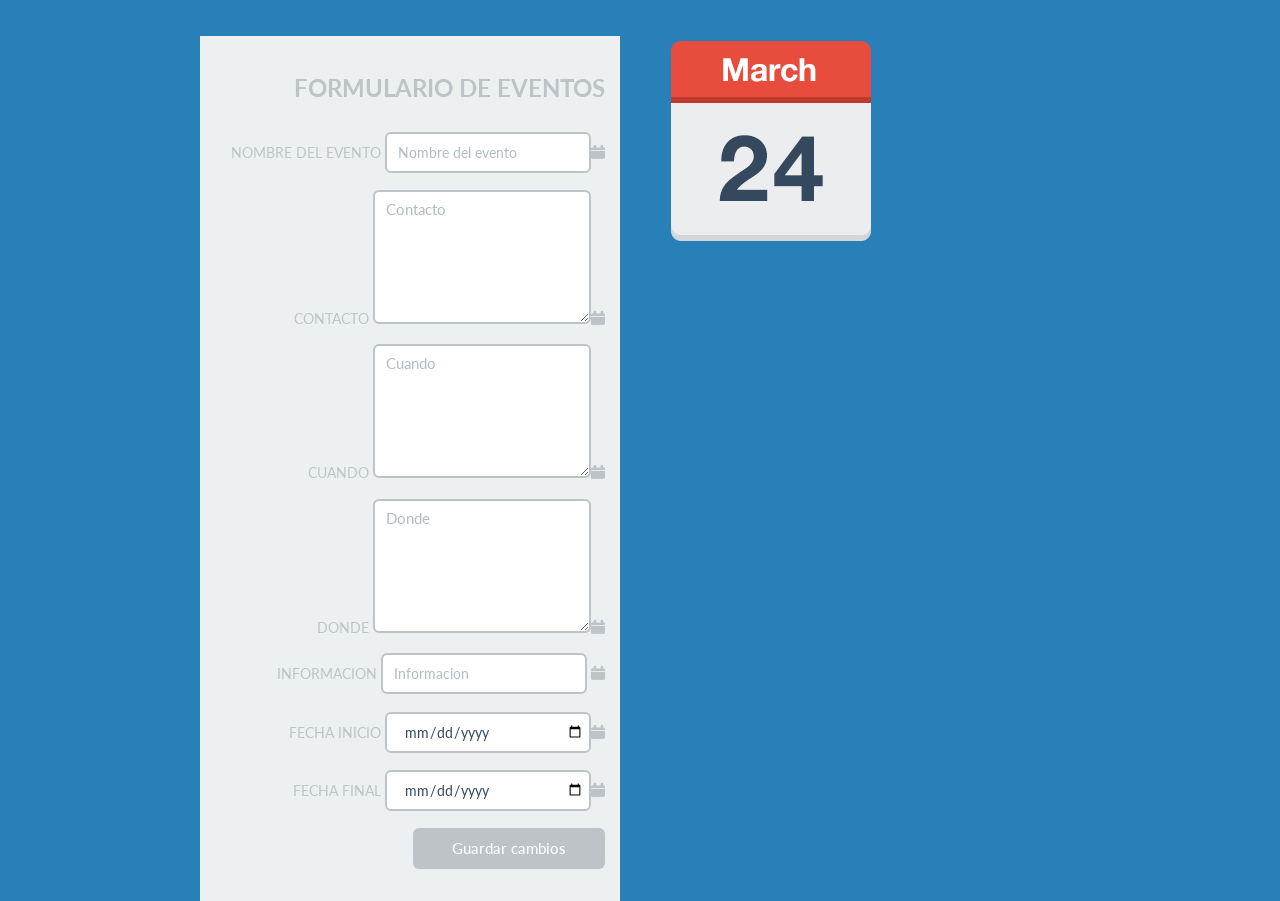
<file: progra_web/Views/Flat-UI-master/Formularios1/_form_eventos.html>
<!DOCTYPE html PUBLIC "-//W3C//DTD XHTML 1.0 Transitional//EN" "http://www.w3.org/TR/xhtml1/DTD/xhtml1-transitional.dtd">
<html xmlns="http://www.w3.org/1999/xhtml">
<head>
<link href="../css/flat-ui.css" rel="stylesheet" />
<link  href="../css/flat-ui.css" rel="stylesheet">
<link href="../css/capas.css" rel="stylesheet" type="text/css" />
<link rel="shortcut icon"  href="../images/favicon.ico">
<script src="../js/bootstrap-select.js"></script>
<script src="../js/bootstrap-switch.js"></script>
<script src="../js/flatui-checkbox.js"></script>
<script src="../js/flatui-radio.js"></script>
<script src="../js/jquery.tagsinput.js"></script>
<script src="../js/jquery.placeholder.js"></script>
<script src="../js/jquery.stacktable.js"></script>
<title>FORMULARIO DE EVENTOS</title>
</head>
<body class="palette palette-belize-hole" onload="MM_preloadImages('../images/icons/Watches@2x.png')" >
	<center>
     <div id="Layer3" class="span3" align="right">
      <form id="formulario_usuarios" class="palette palette-clouds" name="formulario_usuarios" method="post" action=""  >
        <h3 class="demo-panel-title demo-headings">FORMULARIO DE EVENTOS </h3>
		<br />
		<label for="nombre_evento">Nombre del evento</label>
        <input type="text"  name="nombre_evento" id="nombre_evento"  placeholder="Nombre del evento" required /><span class="fui-calendar-solid"></span>
        <br /><br />
        <label for="contacto">Contacto</label>
		<textarea  id="contacto" name="contacto" cols="78" rows="5" placeholder="Contacto" required></textarea><span class="fui-calendar-solid"></span>
	    <br /><br />
	    <label for="cuando">Cuando</label>
	    <textarea id="cuando" name="cuando" cols="78" rows="5" placeholder="Cuando" required></textarea><span class="fui-calendar-solid"></span>
	    <br /><br />
	    <label for="cuando">Donde</label>
	    <textarea id="donde" name="donde" cols="78" rows="5" placeholder="Donde" required></textarea><span class="fui-calendar-solid"></span>
	    <br /><br />
	    <label id="informacion">Informacion</label>
	    <input id="informacion" type="text" name="informacion" value="" size="30" placeholder="Informacion" required> <span class="fui-calendar-solid"></span>
	    <br /><br />
	    <label id="fechainicial">FECHA INICIO</label>
	    <input id="fechainicial" type="date" name="fechainicial" value="" size="10" placeholder"Fecha Inicio" required><span class="fui-calendar-solid"></span>
	    <br /><br />
	    <label id="fechafin">FECHA FINAL</label>
	    <input  id="fechafinal" type="date" name="fechafinal" value="" size="10" placeholder="Fecha Fin" required><span class="fui-calendar-solid"></span>
	    <br /><br />
	    <input name="Enviar" type="submit" class="btn"  id="enviar" value="Guardar cambios" />
	    <br />
	    <br />
</form>
</div>
<div id="Layer4">
     <a href="index.html" target="_self"><img src="../images/icons/Calendar@2x.png" alt="Evento" border="0" longdesc="CREACION DE EVENTO" /></a>
</div>
	</center>
</body>
</html>
</file>
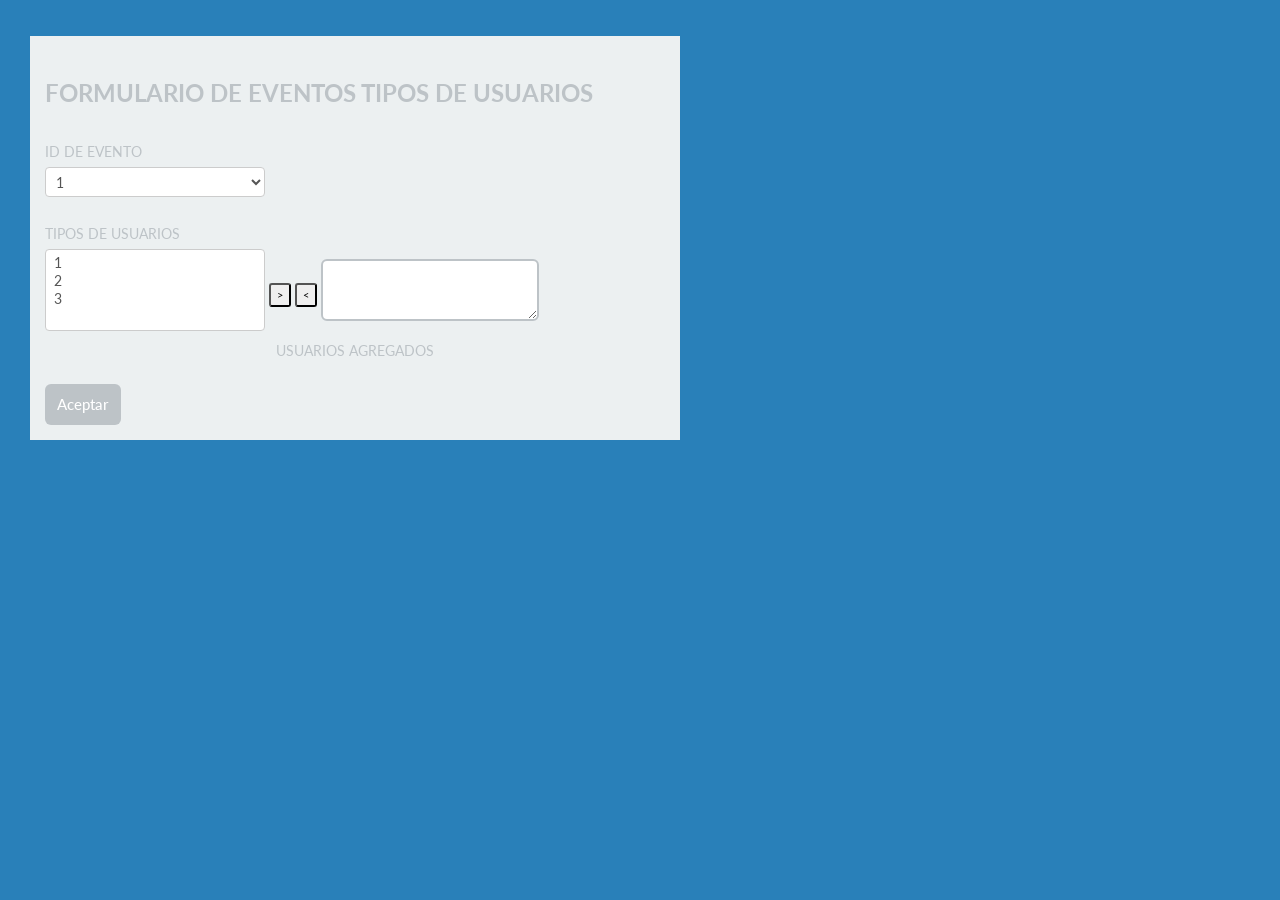
<file: progra_web/Views/Flat-UI-master/Formularios1/_form_eventos_tipos_usuarios.html>
<!DOCTYPE html PUBLIC "-//W3C//DTD XHTML 1.0 Transitional//EN" "http://www.w3.org/TR/xhtml1/DTD/xhtml1-transitional.dtd">
<html xmlns="http://www.w3.org/1999/xhtml">
<head>
<meta http-equiv="Content-Type" content="text/html; charset=iso-8859-1" />
<link  href="../css/flat-ui.css" rel="stylesheet" />
<link  href="../css/flat-ui.css" rel="stylesheet">
<link href="../css/capas.css" rel="stylesheet" type="text/css" />
<script src="../js/bootstrap-select.js"></script>
<script src="../js/bootstrap-switch.js"></script>
<script src="../js/flatui-checkbox.js"></script>
<script src="../js/flatui-radio.js"></script>
<script src="../js/jquery.tagsinput.js"></script>
<script src="../js/jquery.placeholder.js"></script>
<script src="../js/jquery.stacktable.js"></script>
<title>FORMULARIO EVENTOS-TIPOS-USUARIOS </title>

 <link href="../bootstrap/css/bootstrap.css" rel="stylesheet">
 <link href="../css/flat-ui.css" rel="stylesheet">

 
</head>

<body class="palette palette-belize-hole" >
<center>
<div id="Layer7" class="span3" align="left">
<form id="formulario_usuarios" class="palette palette-clouds" name="formulario_usuarios" method="post" action=""  >
    <h3 class="demo-panel-title demo-headings">FORMULARIO DE EVENTOS TIPOS DE USUARIOS </h3>
    <br>
	<label for="id_evento">Id de evento</label>
          <select name="herolist" value="X-Men" class="select-block span3">
            <option value="1">1</option>
            <option value="2">2</option>
            <option value="3">3</option>
            <option value="4">4</option>
            <option value="Selecciona" selected="selected">1</option>
      </select>
	  <br />
	  <br />

    <label for="id_tipo_usuario">Tipos de usuarios</label>
	<select multiple="multiple" id="id_tipo_usuario" name="id_tipo_usuario" >
	  <option value="1">1</option>
	  <option value="2">2</option>
	  <option value="3">3</option>
	</select>
	<input type="submit" name="Submit" value=">" id="Submit" class="btn-mini"/>	
		<input type="submit" name="Submit" value="<" id="Submit" class="btn-mini"/>
		<textarea name="textarea" id="textarea"> </textarea>
		<center><label for="textarea">Usuarios agregados </label></center>
		<br />
		<input name="aceptar" type="submit" class="btn"  id="aceptar" value="Aceptar" />
</form>
</div>

</center>
</body>
</html>
</file>
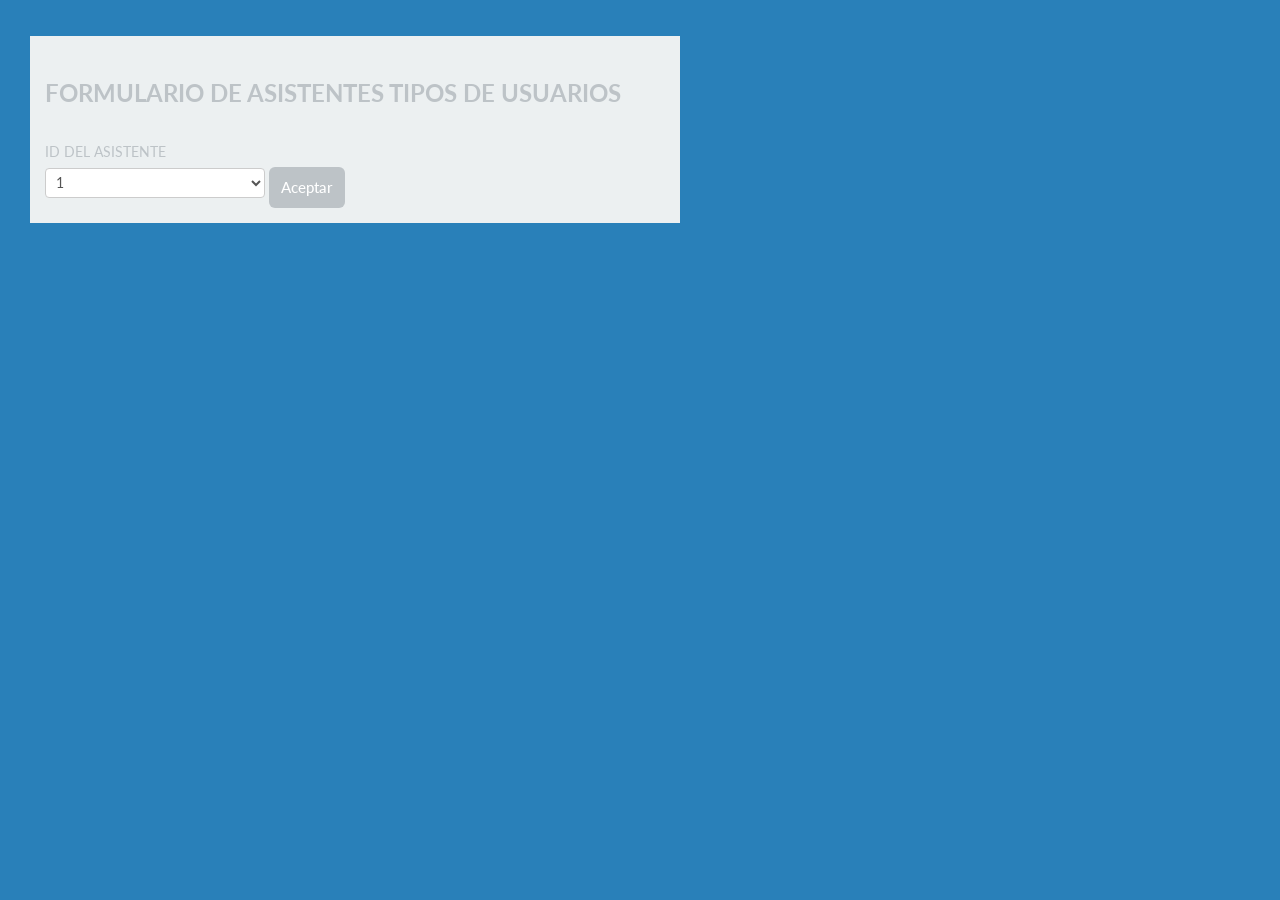
<file: progra_web/Views/Flat-UI-master/Formularios1/_form_tipos_usuarios.html>
<!DOCTYPE html PUBLIC "-//W3C//DTD XHTML 1.0 Transitional//EN" "http://www.w3.org/TR/xhtml1/DTD/xhtml1-transitional.dtd">
<html xmlns="http://www.w3.org/1999/xhtml">
<head>
<meta http-equiv="Content-Type" content="text/html; charset=iso-8859-1" />
<link  href="../css/flat-ui.css" rel="stylesheet" />
<link  href="../css/flat-ui.css" rel="stylesheet">
<link href="../css/capas.css" rel="stylesheet" type="text/css" />
<script src="../js/bootstrap-select.js"></script>
<script src="../js/bootstrap-switch.js"></script>
<script src="../js/flatui-checkbox.js"></script>
<script src="../js/flatui-radio.js"></script>
<script src="../js/jquery.tagsinput.js"></script>
<script src="../js/jquery.placeholder.js"></script>
<script src="../js/jquery.stacktable.js"></script>
<title>FORMULARIO TIPOS DE USUARIOS</title>

 <link href="../bootstrap/css/bootstrap.css" rel="stylesheet">
 <link href="../css/flat-ui.css" rel="stylesheet">

 
</head>

<body class="palette palette-belize-hole" >
<center>
<div id="Layer7" class="span3" align="left">
<form id="formulario_usuarios" class="palette palette-clouds" name="formulario_usuarios" method="post" action=""  >
    <h3 class="demo-panel-title demo-headings">FORMULARIO DE ASISTENTES TIPOS DE USUARIOS  </h3>
    <br>
	<label for="id_evento">Id del asistente</label>
          <select name="id_usuario"  id="id_usuario" value="" class="select-block span3">
            <option value="1">1</option>
            <option value="2">2</option>
            <option value="3">3</option>
            <option value="4">4</option>
            <option value="" selected="selected">1</option>
      </select>
	  <input name="aceptar" type="submit" class="btn"  id="aceptar" value="Aceptar" />
</form>
</div>

</center>
</body>
</html>
</file>
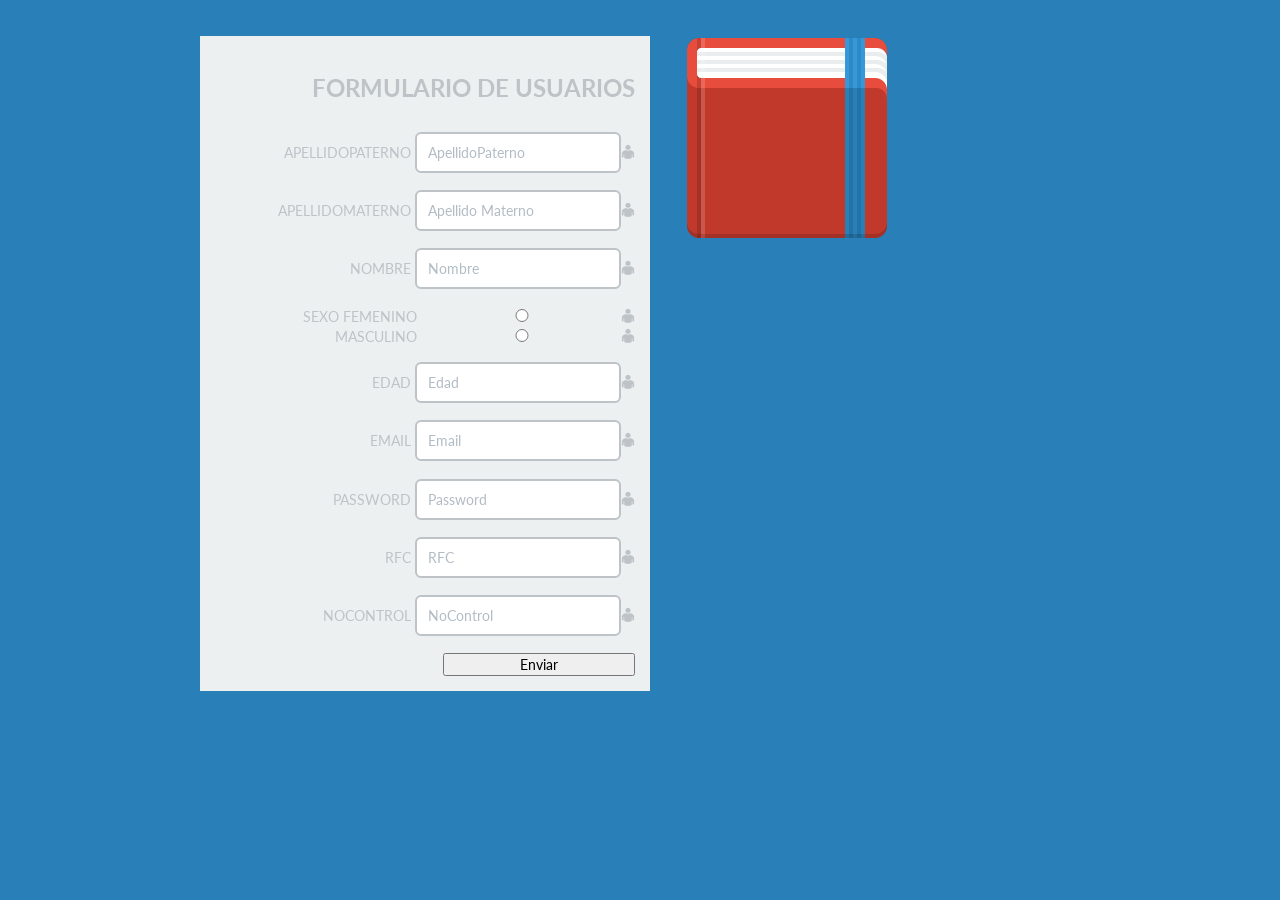
<file: progra_web/Views/Flat-UI-master/Formularios1/_form_usuarios.html>
<!DOCTYPE html PUBLIC "-//W3C//DTD XHTML 1.0 Transitional//EN" "http://www.w3.org/TR/xhtml1/DTD/xhtml1-transitional.dtd">
<html xmlns="http://www.w3.org/1999/xhtml">
<head>
<meta http-equiv="Content-Type" content="text/html; charset=iso-8859-1" />
<link href="../css/flat-ui.css" rel="stylesheet" />

<link href="../css/capas.css" rel="stylesheet" type="text/css"/>
<link rel="shortcut icon"  href="../images/favicon.ico">
<script src="../js/bootstrap-select.js"></script>
<script src="../js/bootstrap-switch.js"></script>
<script src="../js/flatui-checkbox.js"></script>
<script src="../js/flatui-radio.js"></script>
<script src="../js/jquery.tagsinput.js"></script>
<script src="../js/jquery.placeholder.js"></script>
<script src="../js/jquery.stacktable.js"></script>
<title>FORMULARIO DE USUARIOS</title>

<body class="palette palette-belize-hole" >
 <center>
  <div id="Layer8" class="span3" align="right">
   <form id="formulario_usuarios" class="palette palette-clouds" name="formulario_usuarios" method="post" action=""  >
     <h3 class="demo-panel-title demo-headings">FORMULARIO DE USUARIOS </h3>
	 <br>
	 <label for="apellido_paterno">ApellidoPaterno</label>
	 <input type="text"  name="apellido_paterno" id="apellido_paterno"  placeholder="ApellidoPaterno" /><span class="fui-user"></span>
	 <br /><br />
	 <label for="apellido_materno">ApellidoMaterno</label>
	 <input  type="text" name="apellido_materno" id="label" placeholder="Apellido Materno" /><span class="fui-user"></span>
	 <br /><br />
	 <label for="nombre">Nombre</label>
	 <input type="text"  name="nombre" id="nombre" placeholder="Nombre" required="required" /><span class="fui-user"></span>
	 <br /><br />
	 <label for="sexo">Sexo</label>
	 <label for="sexo">Femenino</label>
	 <input name="sexo" type="radio" value="radiobutton" id="sexo" required="required"/><span class="fui-user"></span>
	 <br />
	 <label for="sexo">Masculino</label>
	 <input name="sexo" type="radio" value="radiobutton" id="sexo"  required="required"/><span class="fui-user"></span>
	 <br /><br />
     <label for="edad">Edad</label>
     <input type="number"  name="edad" id="edad"  maxlength="2" placeholder="Edad" required="required"/><span class="fui-user"></span>
	 <br /><br />
	 <label for="email">Email</label>
	 <input type="email"  name="email" id="email" placeholder="Email" required="required"/><span class="fui-user"></span>
	 <br /><br />
	 <label for="password">Password</label>
	 <input type="password"  name="password" id="password" placeholder="Password" required="required"/><span class="fui-user"></span>
	 <br /><br />
	 <label for="nctr_rfc">RFC</label>
	 <input type="text"  name="nctr_rfc" maxlength="13" id="nctr_rfc" placeholder="RFC" required="required"/><span class="fui-user"></span>
	 <br /><br />
	 <label for="no_control">NoControl</label>
	 <input type="text"  name="no_control" id="no_control"  maxlength="8" placeholder="NoControl" required="required"/><span class="fui-user"></span>
	 <br /><br />
	 <input type="submit" name="enviar" value="Enviar" id="enviar">
    </form>
  </div>
  <div id="Layer9">
    <a href="index.html" target="_self"><img src="../images/icons/Book@2x.png" border="0" /></a>
  </div>
 </center>
</body>
</html>
</file>
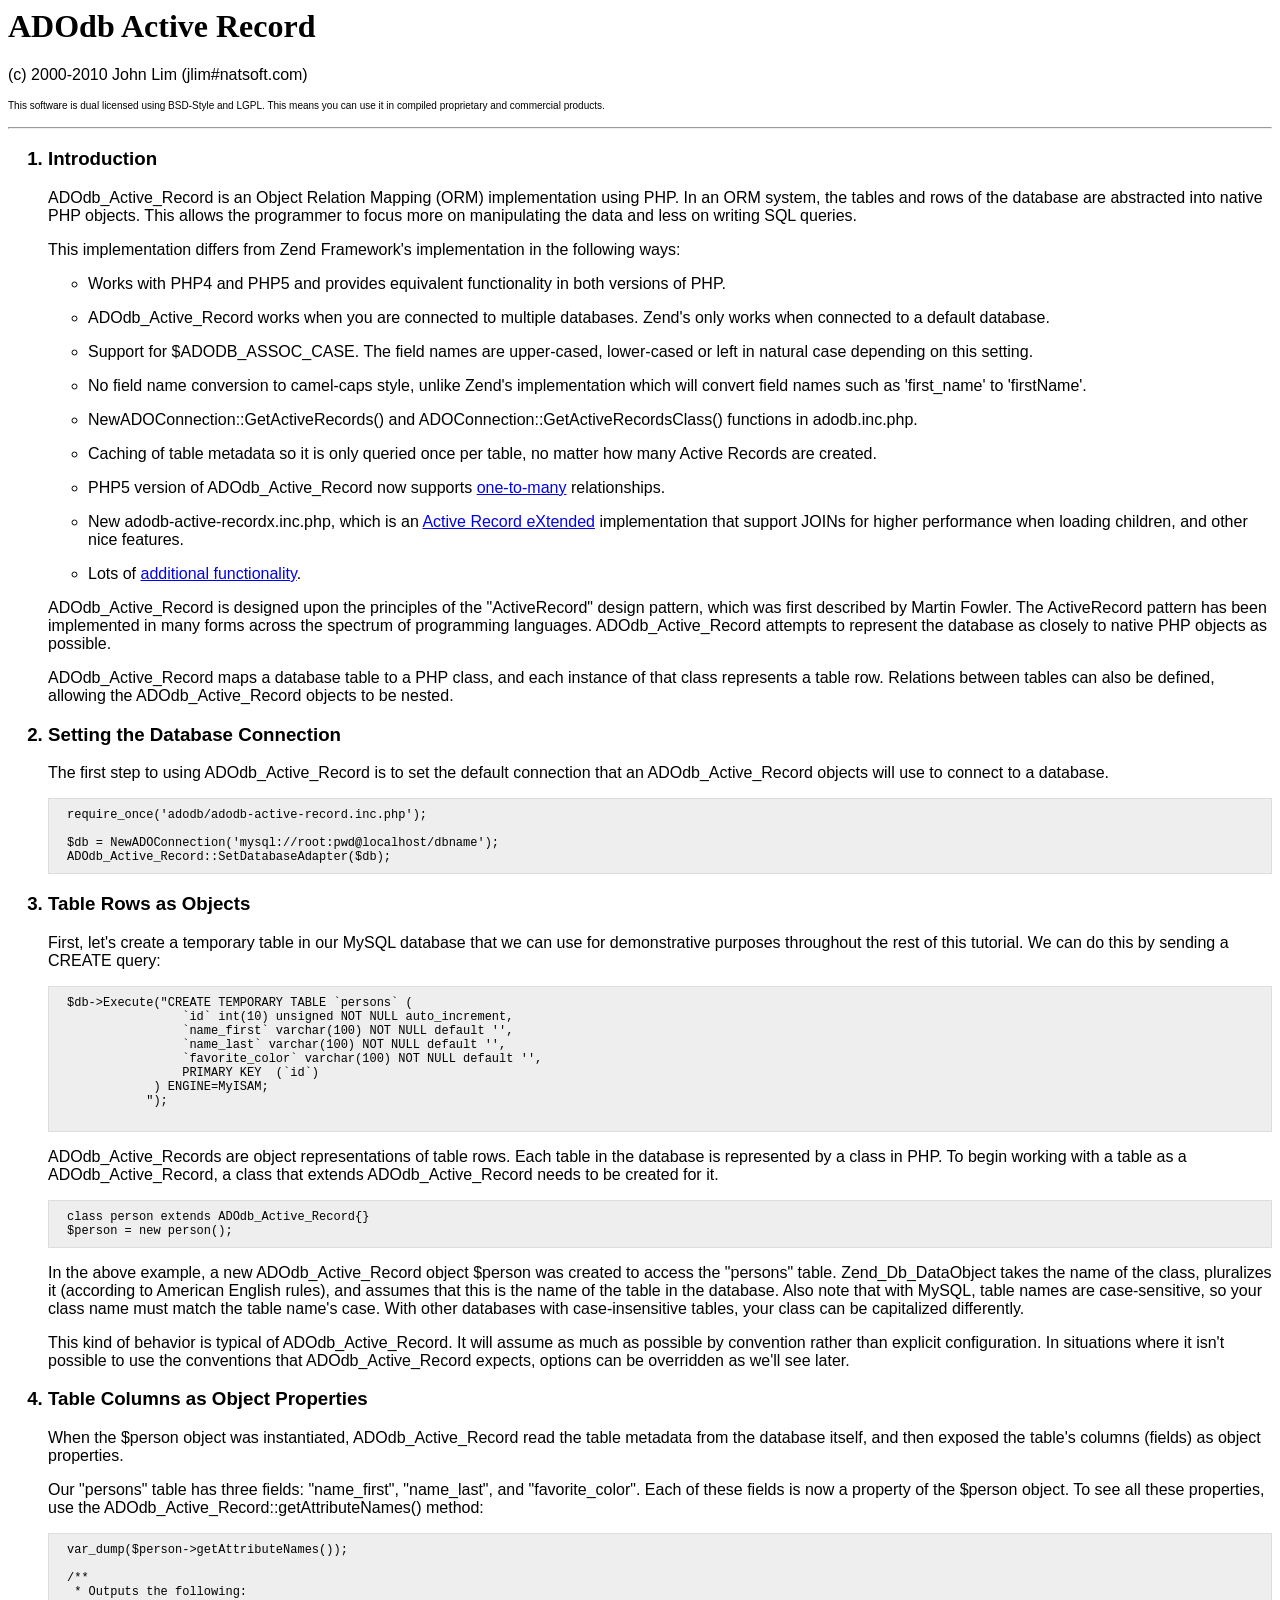
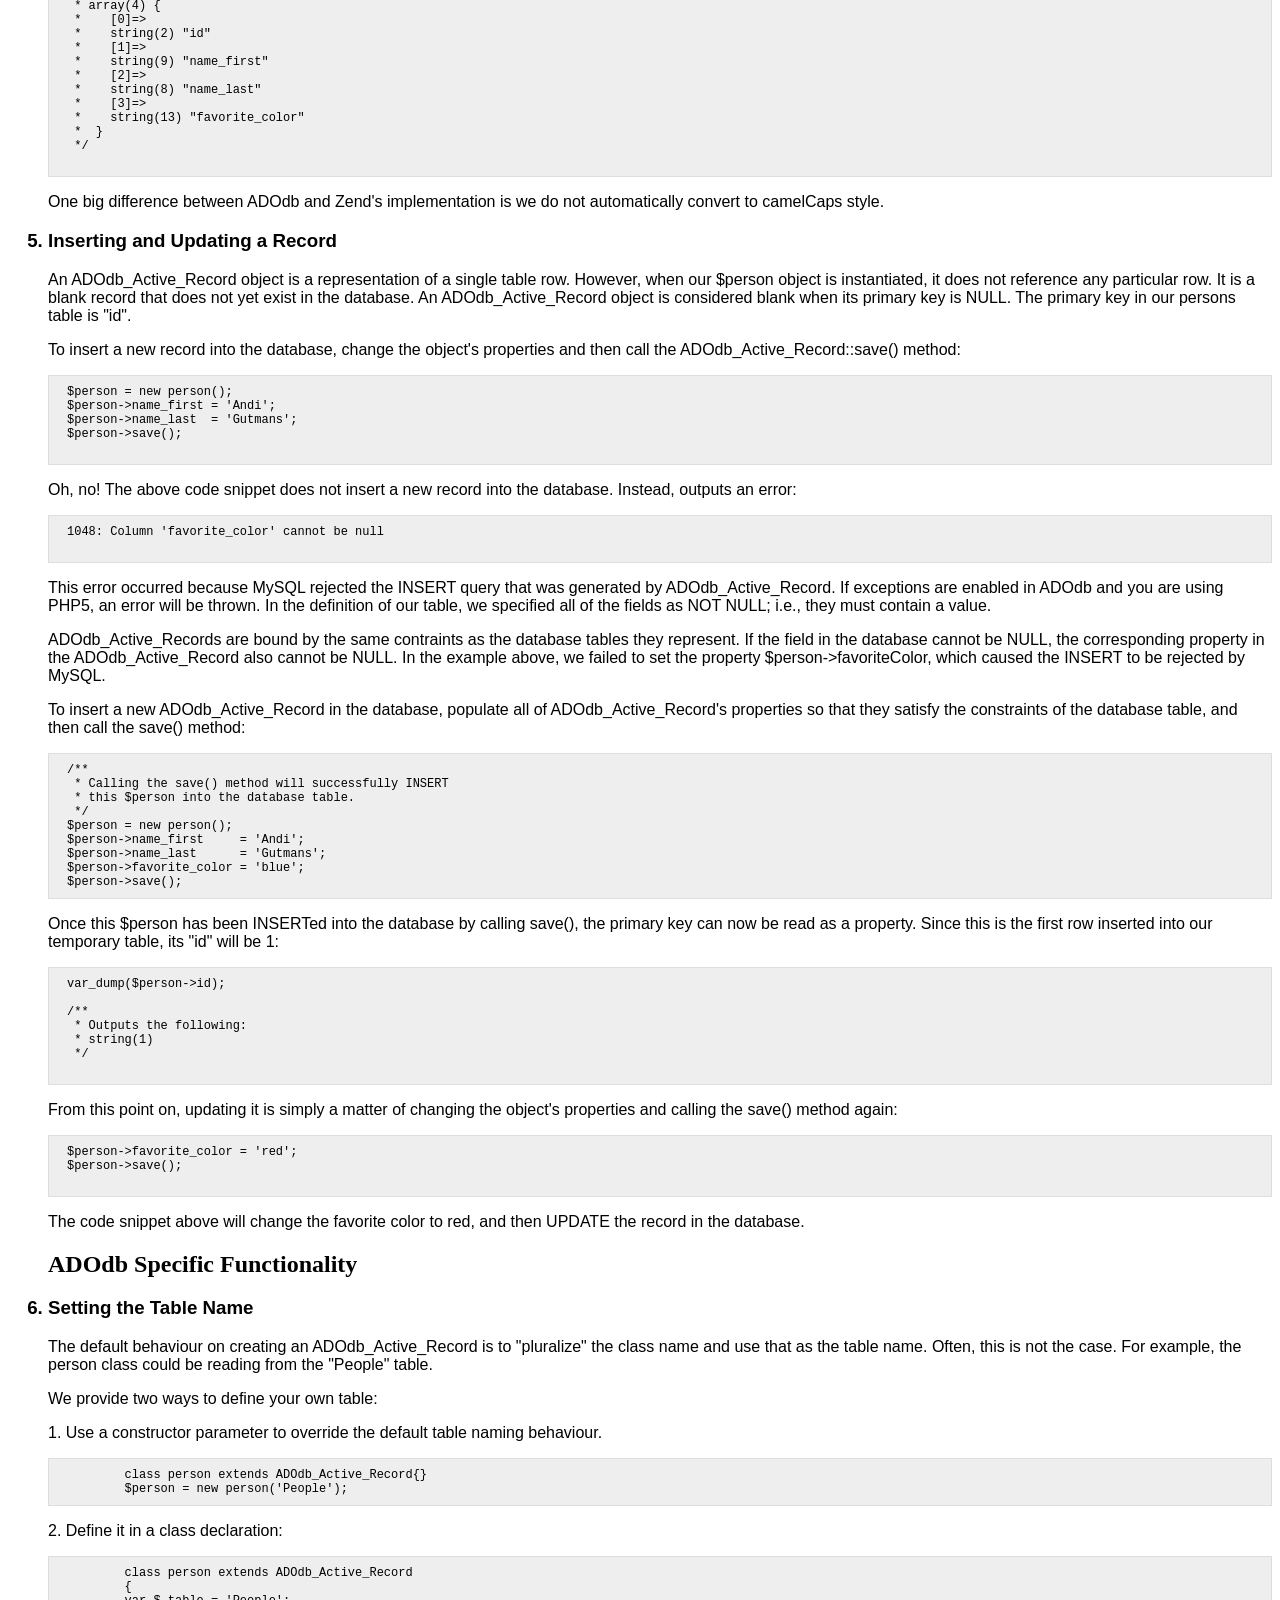
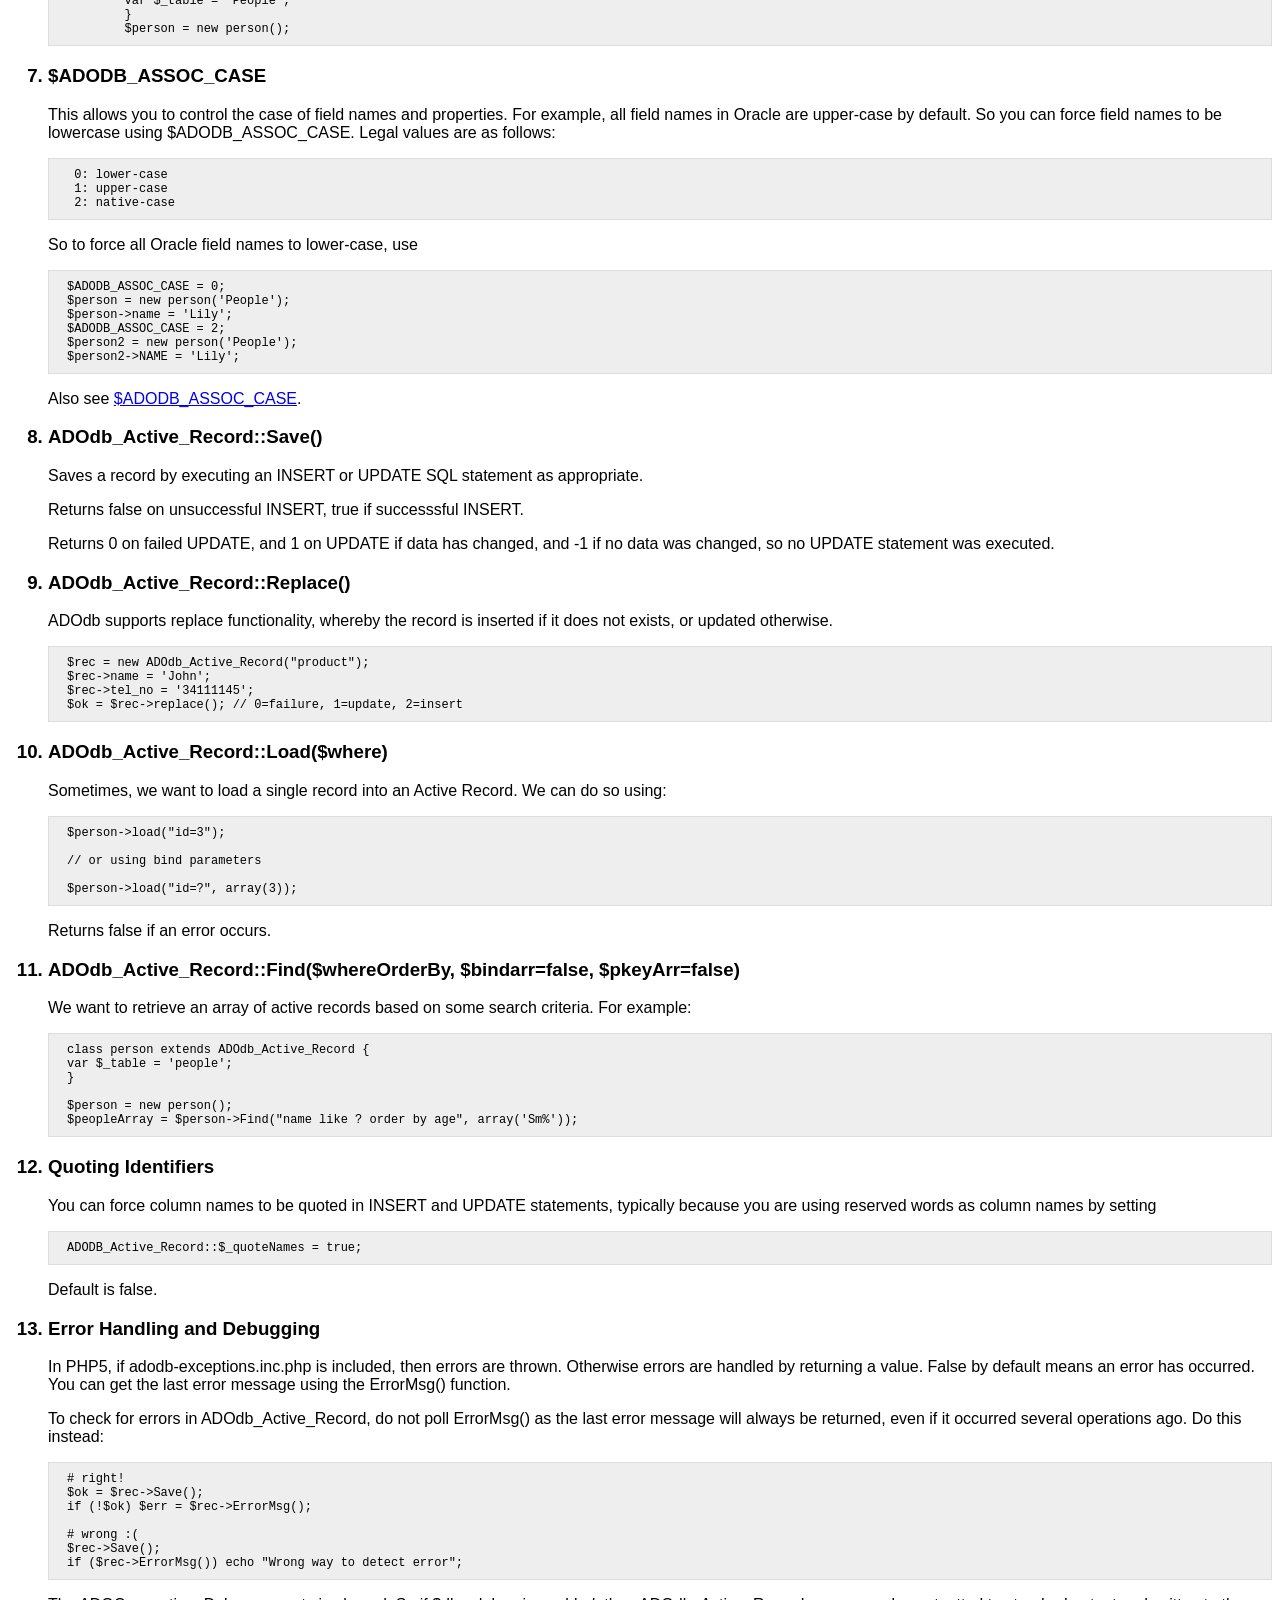
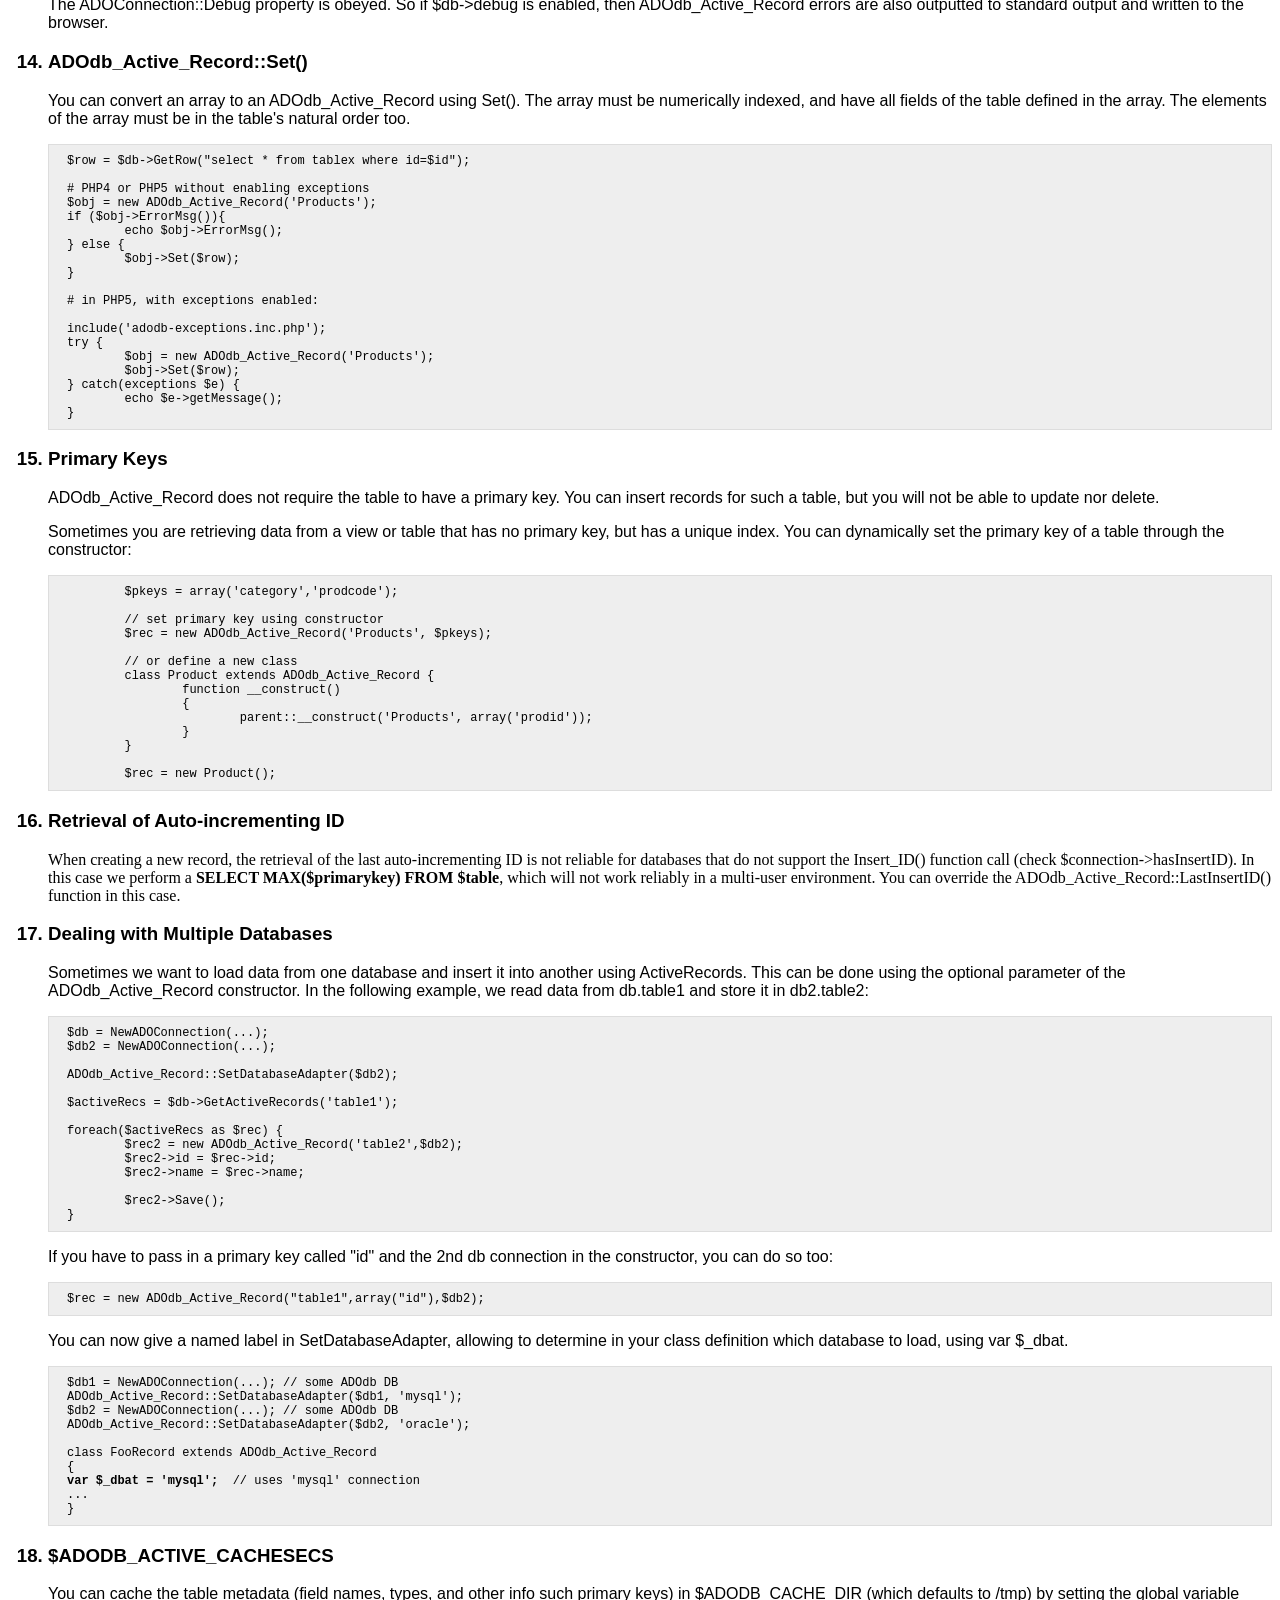
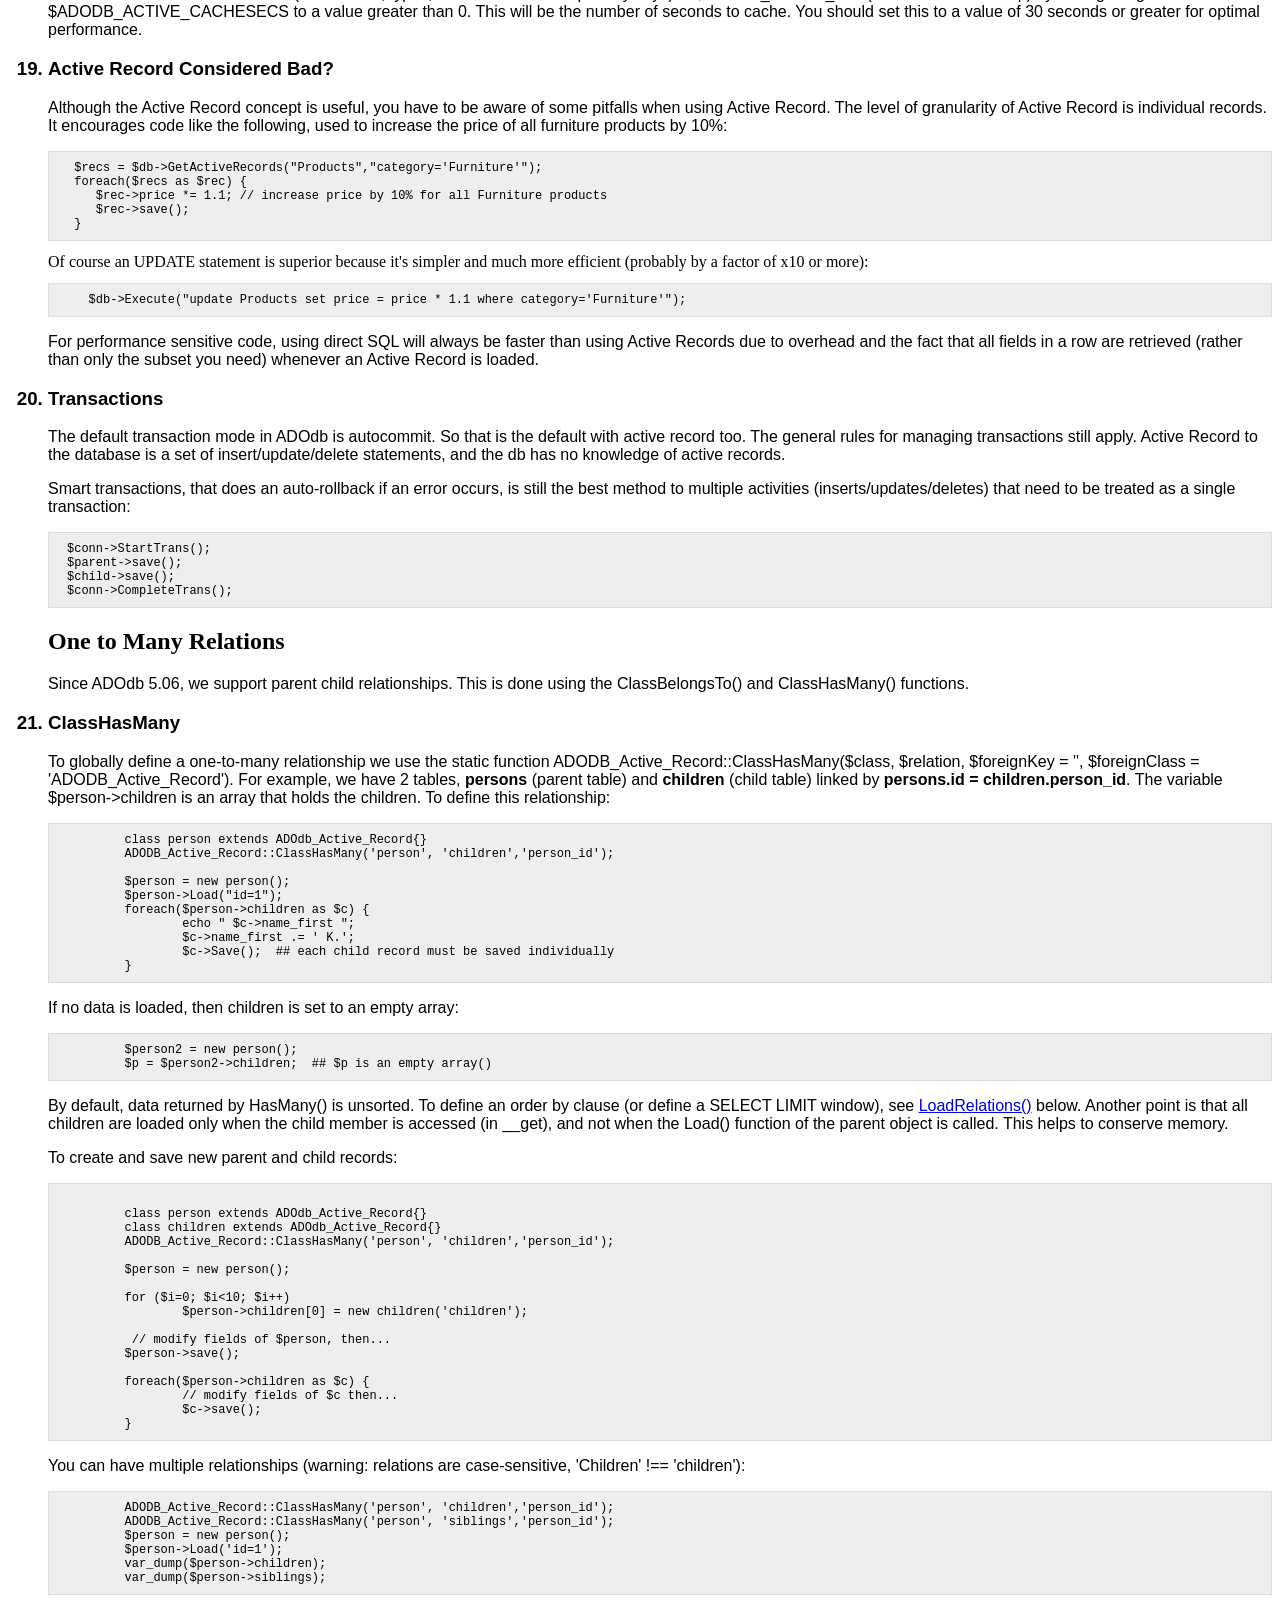
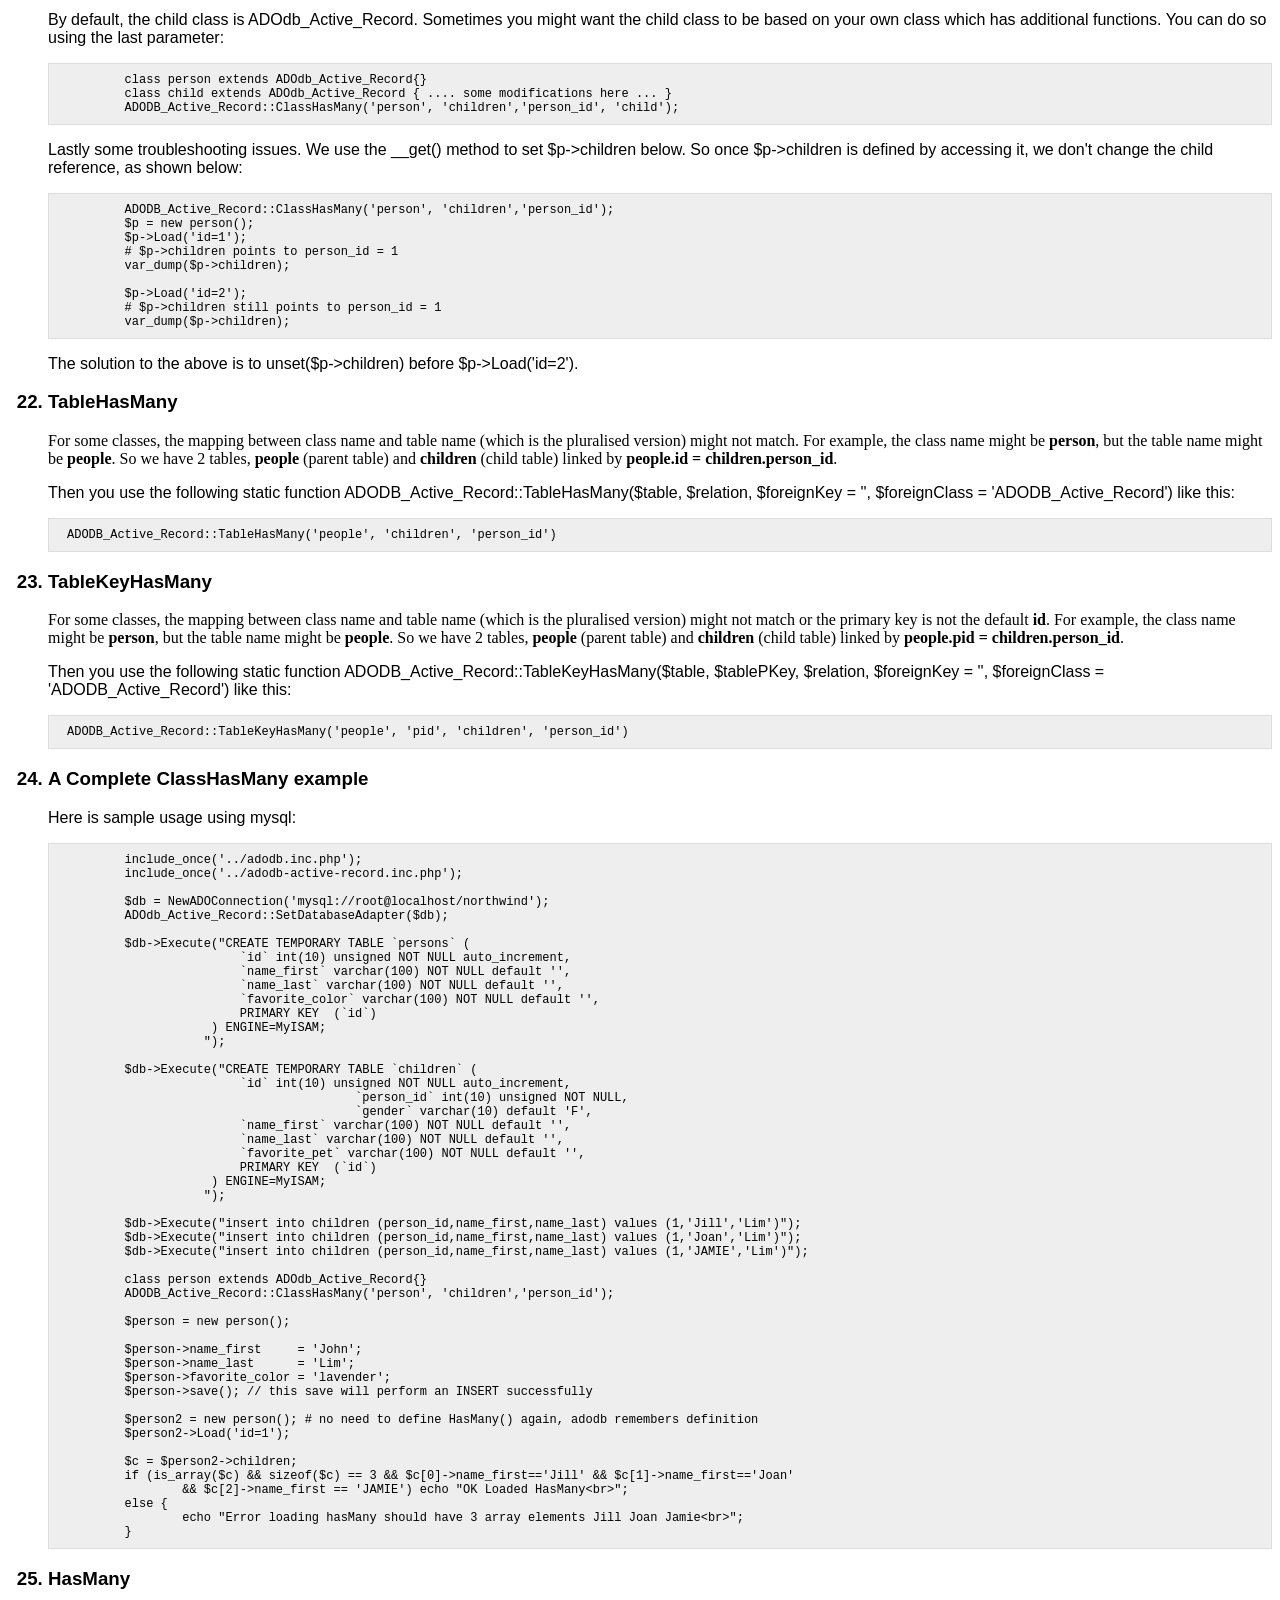
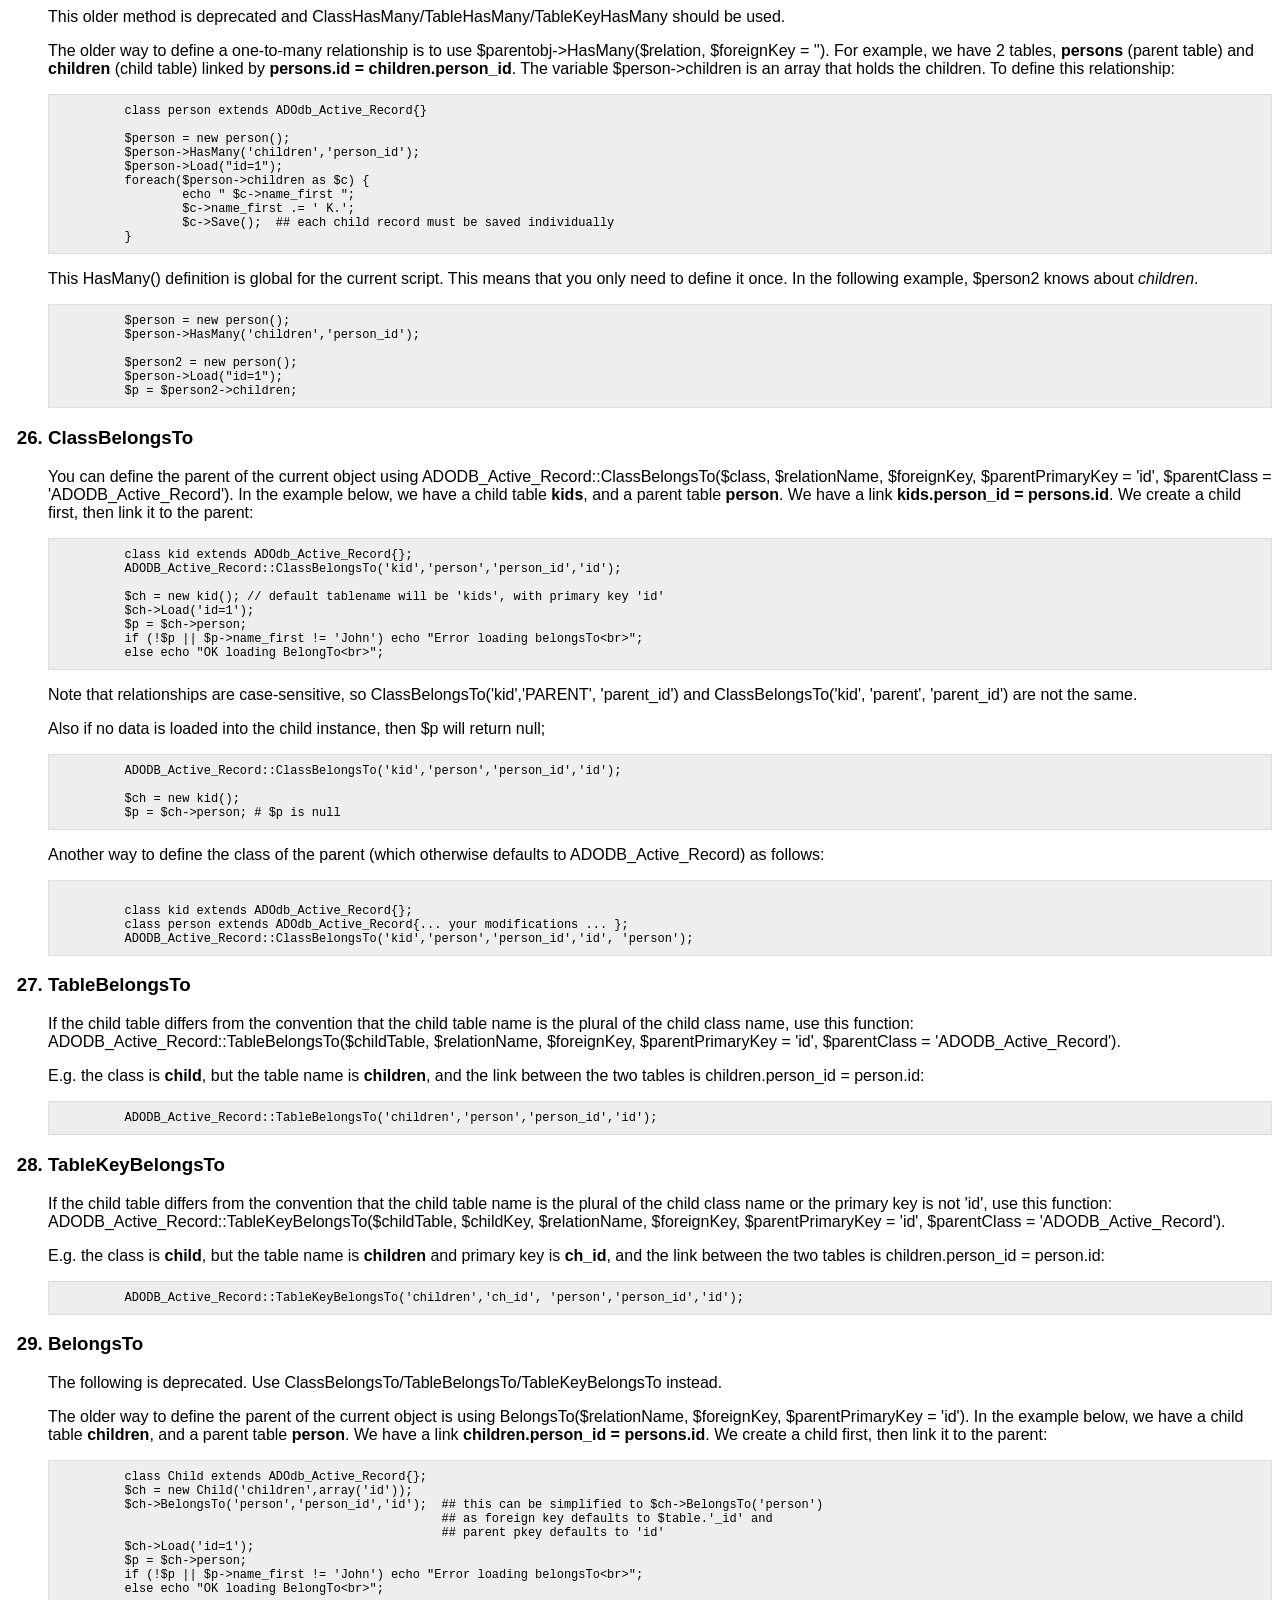
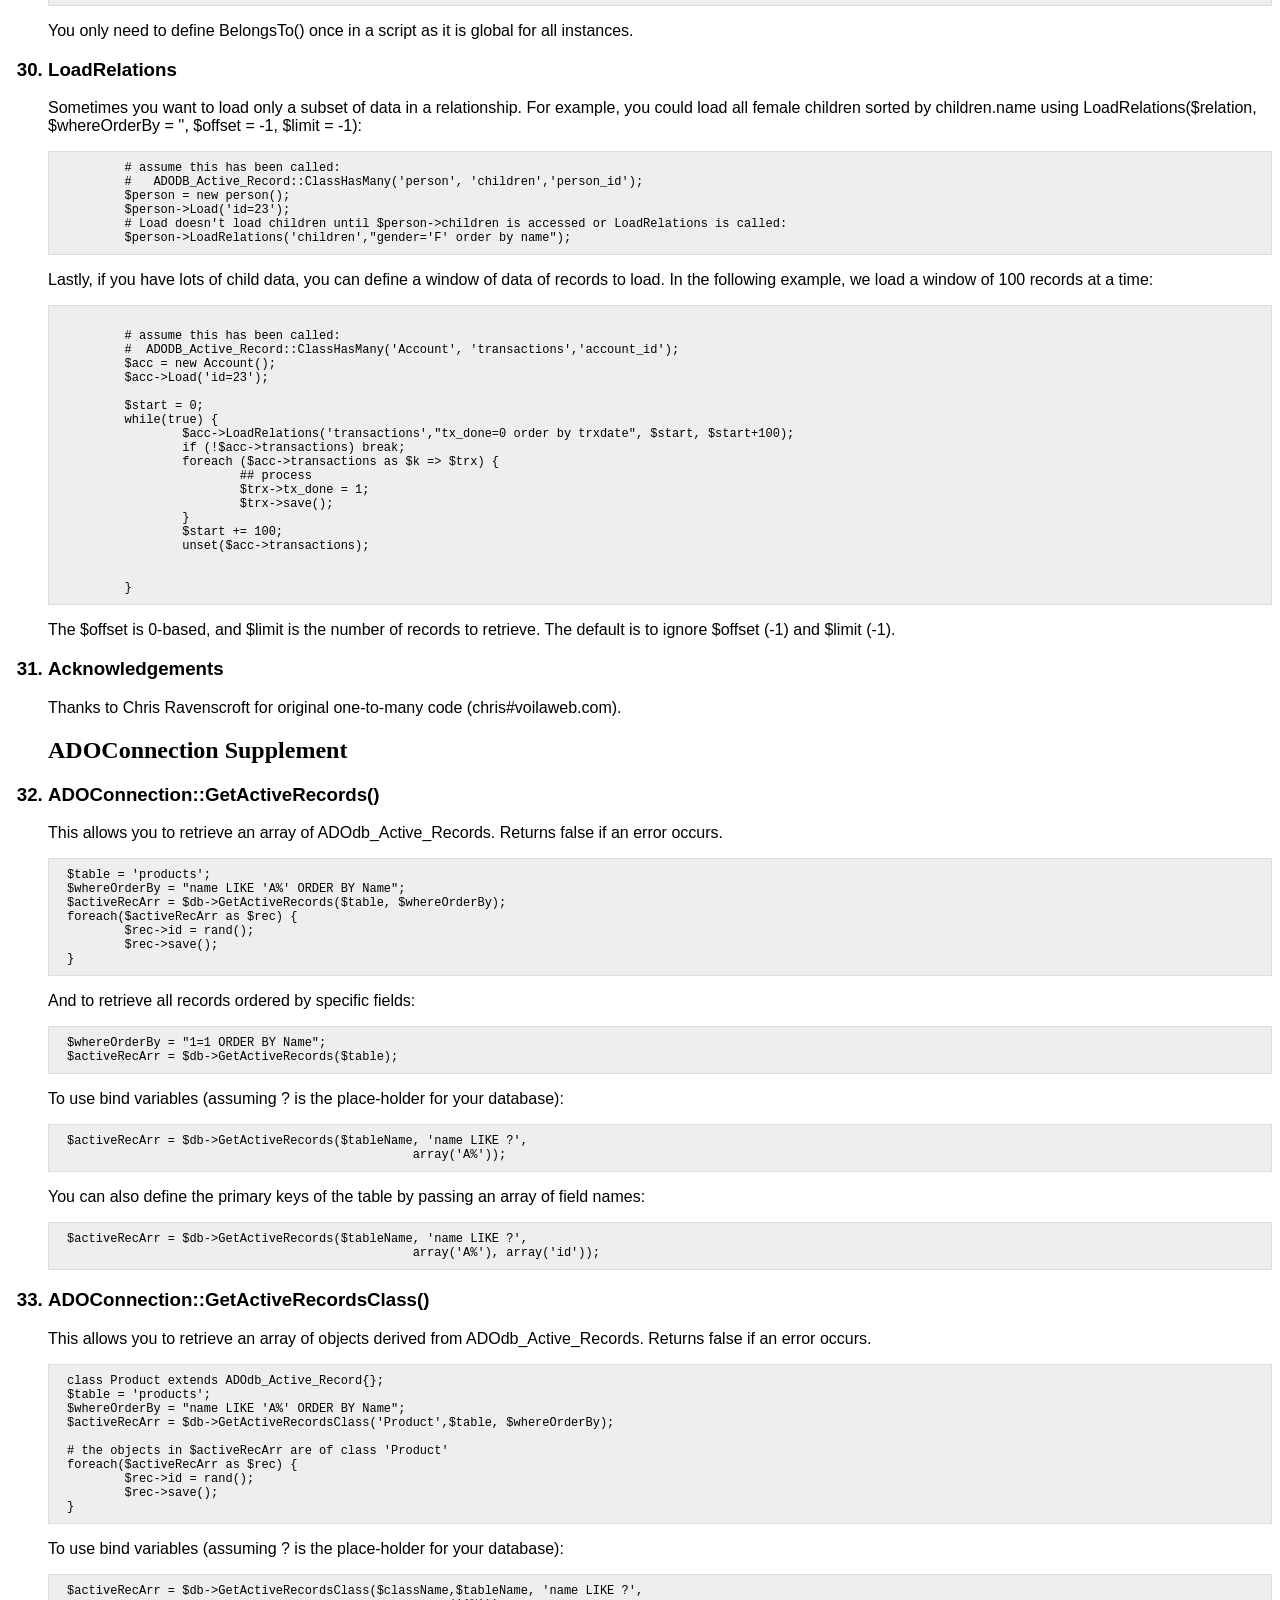
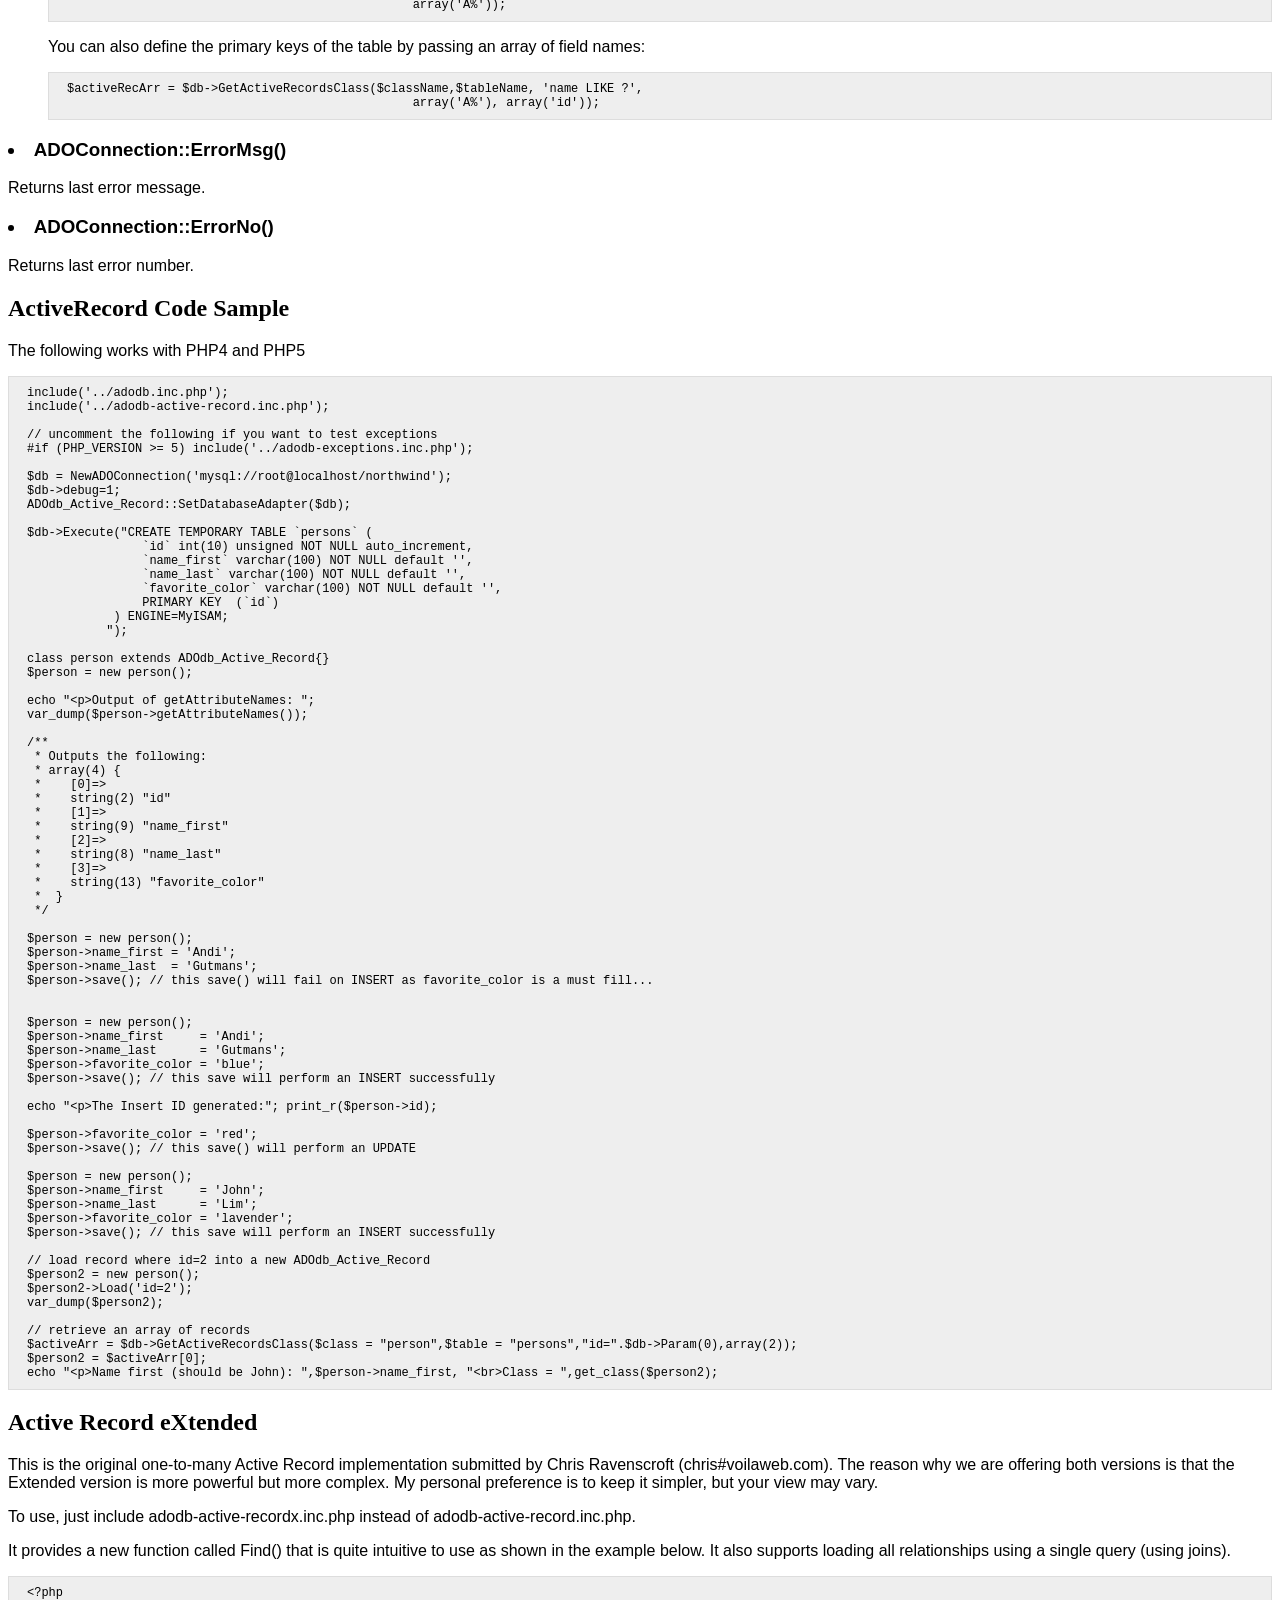
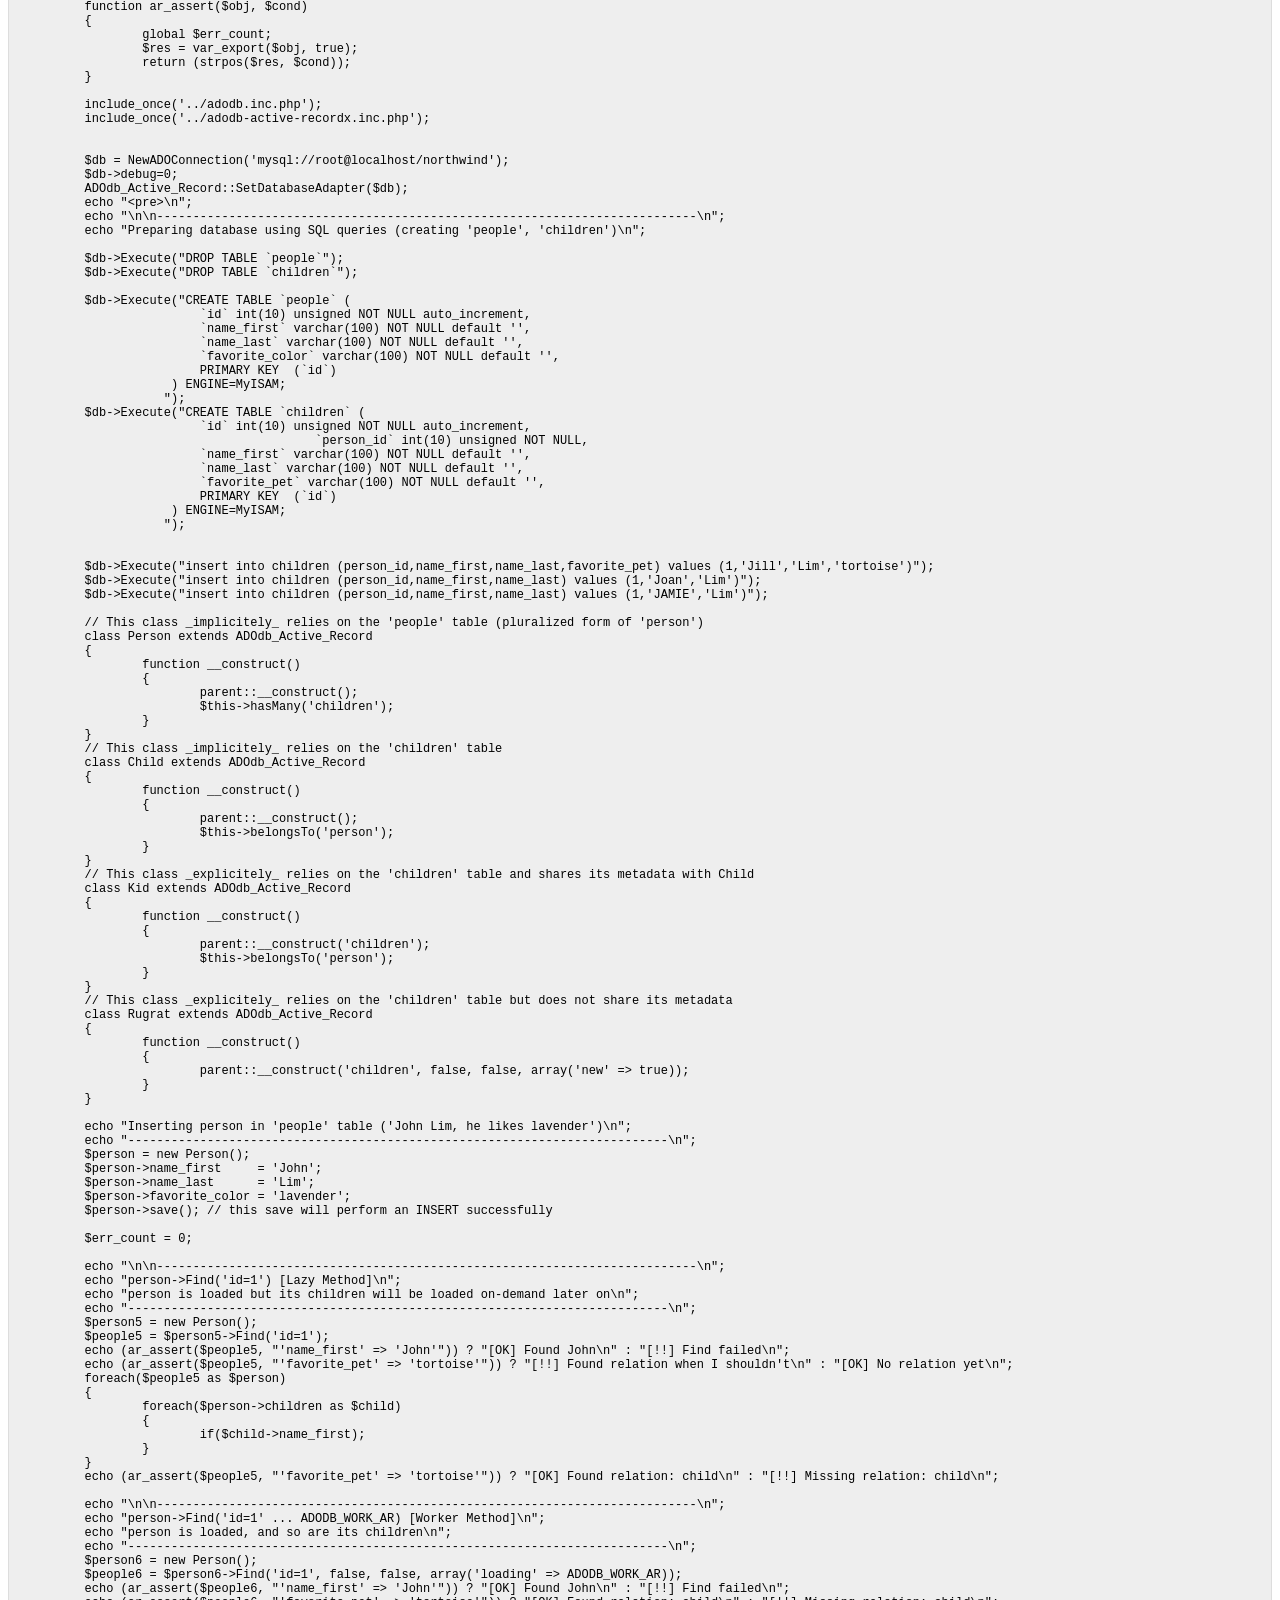
<file: progra_web/Aplication/libs/adodb5/docs/docs-active-record.htm>
<html>
<style>
pre {
  background-color: #eee;
  padding: 0.75em 1.5em;
  font-size: 12px;
  border: 1px solid #ddd;
}

li,p {
font-family: Arial, Helvetica, sans-serif ;
}
</style>
<title>ADOdb Active Record</title>
<body>
<h1>ADOdb Active Record</h1>
<p> (c) 2000-2010 John Lim (jlim#natsoft.com)</p>
<p><font size="1">This software is dual licensed using BSD-Style and LGPL. This 
  means you can use it in compiled proprietary and commercial products.</font></p>
<p><hr>
<ol>

<h3><li>Introduction</h3>
<p>
ADOdb_Active_Record is an Object Relation Mapping (ORM) implementation using PHP. In an ORM system, the tables and rows of the database are abstracted into native PHP objects. This allows the programmer to focus more on manipulating the data and less on writing SQL queries.
<p>
This implementation differs from Zend Framework's implementation in the following ways:
<ul>
<li>Works with PHP4 and PHP5 and provides equivalent functionality in both versions of PHP.<p>
<li>ADOdb_Active_Record works when you are connected to multiple databases. Zend's only works when connected to a default database.<p>
<li>Support for $ADODB_ASSOC_CASE. The field names are upper-cased, lower-cased or left in natural case depending on this setting.<p>
<li>No field name conversion to camel-caps style, unlike Zend's implementation which will convert field names such as 'first_name' to 'firstName'.<p>
<li>NewADOConnection::GetActiveRecords() and ADOConnection::GetActiveRecordsClass() functions in adodb.inc.php.<p>
<li>Caching of table metadata so it is only queried once per table, no matter how many Active Records are created.<p>
<li>PHP5 version of ADOdb_Active_Record now supports <a href=#onetomany>one-to-many</a> relationships.<p>
<li>New adodb-active-recordx.inc.php, which is an <a href=#recordx>Active Record eXtended</a> implementation that support JOINs for higher performance when loading children, and other nice features.<p>
<li>Lots of  <a href=#additional>additional functionality</a>.<p> 
</ul>
<P>
ADOdb_Active_Record is designed upon the principles of the "ActiveRecord" design pattern, which was first described by Martin Fowler. The ActiveRecord pattern has been implemented in many forms across the spectrum of programming languages. ADOdb_Active_Record attempts to represent the database as closely to native PHP objects as possible.
<p>
ADOdb_Active_Record maps a database table to a PHP class, and each instance of that class represents a table row. Relations between tables can also be defined, allowing the ADOdb_Active_Record objects to be nested.
<p>

<h3><li>Setting the Database Connection</h3>
<p>
The first step to using  ADOdb_Active_Record is to set the default connection that an ADOdb_Active_Record objects will use to connect to a database. 

<pre>
require_once('adodb/adodb-active-record.inc.php');

$db = NewADOConnection('mysql://root:pwd@localhost/dbname');
ADOdb_Active_Record::SetDatabaseAdapter($db);
</pre>        

<h3><li>Table Rows as Objects</h3>
<p>
First, let's create a temporary table in our MySQL database that we can use for demonstrative purposes throughout the rest of this tutorial. We can do this by sending a CREATE query:

<pre>
$db->Execute("CREATE TEMPORARY TABLE `persons` (
                `id` int(10) unsigned NOT NULL auto_increment,
                `name_first` varchar(100) NOT NULL default '',
                `name_last` varchar(100) NOT NULL default '',
                `favorite_color` varchar(100) NOT NULL default '',
                PRIMARY KEY  (`id`)
            ) ENGINE=MyISAM;
           ");
 </pre>   
<p>
ADOdb_Active_Records are object representations of table rows. Each table in the database is represented by a class in PHP. To begin working with a table as a ADOdb_Active_Record, a class that extends ADOdb_Active_Record needs to be created for it.

<pre>
class person extends ADOdb_Active_Record{}
$person = new person();
</pre>   

<p>
In the above example, a new ADOdb_Active_Record object $person was created to access the "persons" table. Zend_Db_DataObject takes the name of the class, pluralizes it (according to American English rules), and assumes that this is the name of the table in the database. Also note that with MySQL, table names are case-sensitive, so your class name must match the table name's case. With other databases with case-insensitive tables, your class can be capitalized differently.
<p>
This kind of behavior is typical of ADOdb_Active_Record. It will assume as much as possible by convention rather than explicit configuration. In situations where it isn't possible to use the conventions that ADOdb_Active_Record expects, options can be overridden as we'll see later.

<h3><li>Table Columns as Object Properties</h3>
<p>
When the $person object was instantiated, ADOdb_Active_Record read the table metadata from the database itself, and then exposed the table's columns (fields) as object properties.
<p>
Our "persons" table has three fields: "name_first", "name_last", and "favorite_color". Each of these fields is now a property of the $person object. To see all these properties, use the ADOdb_Active_Record::getAttributeNames() method:
<pre>
var_dump($person->getAttributeNames());

/**
 * Outputs the following:
 * array(4) {
 *    [0]=>
 *    string(2) "id"
 *    [1]=>
 *    string(9) "name_first"
 *    [2]=>
 *    string(8) "name_last"
 *    [3]=>
 *    string(13) "favorite_color"
 *  }
 */
    </pre>   
<p>
One big difference between ADOdb and Zend's implementation is we do not automatically convert to camelCaps style.
<p>
<h3><li>Inserting and Updating a Record</h3><p>

An ADOdb_Active_Record object is a representation of a single table row. However, when our $person object is instantiated, it does not reference any particular row. It is a blank record that does not yet exist in the database. An ADOdb_Active_Record object is considered blank when its primary key is NULL. The primary key in our persons table is "id".
<p>
To insert a new record into the database, change the object's properties and then call the ADOdb_Active_Record::save() method:
<pre>
$person = new person();
$person->name_first = 'Andi';
$person->name_last  = 'Gutmans';
$person->save();
 </pre>   
<p>
Oh, no! The above code snippet does not insert a new record into the database. Instead, outputs an error:
<pre>
1048: Column 'favorite_color' cannot be null
 </pre>   
<p>
This error occurred because MySQL rejected the INSERT query that was generated by ADOdb_Active_Record. If exceptions are enabled in ADOdb and you are using PHP5, an error will be thrown. In the definition of our table, we specified all of the fields as NOT NULL; i.e., they must contain a value.
<p>
ADOdb_Active_Records are bound by the same contraints as the database tables they represent. If the field in the database cannot be NULL, the corresponding property in the ADOdb_Active_Record also cannot be NULL. In the example above, we failed to set the property $person->favoriteColor, which caused the INSERT to be rejected by MySQL.
<p>
To insert a new ADOdb_Active_Record in the database, populate all of ADOdb_Active_Record's properties so that they satisfy the constraints of the database table, and then call the save() method:
<pre>
/**
 * Calling the save() method will successfully INSERT
 * this $person into the database table.
 */
$person = new person();
$person->name_first     = 'Andi';
$person->name_last      = 'Gutmans';
$person->favorite_color = 'blue';
$person->save();
</pre>
<p>
Once this $person has been INSERTed into the database by calling save(), the primary key can now be read as a property. Since this is the first row inserted into our temporary table, its "id" will be 1:
<pre>
var_dump($person->id);

/**
 * Outputs the following:
 * string(1)
 */
 </pre>       
<p>
From this point on, updating it is simply a matter of changing the object's properties and calling the save() method again:

<pre>
$person->favorite_color = 'red';
$person->save();
   </pre>
<p>
The code snippet above will change the favorite color to red, and then UPDATE the record in the database.

<a name=additional>
<h2>ADOdb Specific Functionality</h2>
<h3><li>Setting the Table Name</h3>
<p>The default behaviour on creating an ADOdb_Active_Record is to "pluralize" the class name and
 use that as the table name. Often, this is not the case. For example, the person class could be reading 
 from the "People" table. 
<p>We provide two ways to define your own table:
<p>1. Use a constructor parameter to override the default table naming behaviour.
<pre>
	class person extends ADOdb_Active_Record{}
	$person = new person('People');
</pre>
<p>2. Define it in a class declaration:
<pre>
	class person extends ADOdb_Active_Record
	{
	var $_table = 'People';
	}
	$person = new person();
</pre>

<h3><li>$ADODB_ASSOC_CASE</h3>
<p>This allows you to control the case of field names and properties. For example, all field names in Oracle are upper-case by default. So you 
can force field names to be lowercase using $ADODB_ASSOC_CASE. Legal values are as follows:
<pre>
 0: lower-case
 1: upper-case
 2: native-case
</pre>
<p>So to force all Oracle field names to lower-case, use
<pre>
$ADODB_ASSOC_CASE = 0;
$person = new person('People');
$person->name = 'Lily';
$ADODB_ASSOC_CASE = 2;
$person2 = new person('People');
$person2->NAME = 'Lily'; 
</pre>

<p>Also see <a href=http://phplens.com/adodb/reference.constants.adodb_assoc_case.html>$ADODB_ASSOC_CASE</a>.

<h3><li>ADOdb_Active_Record::Save()</h3>
<p>
Saves a record by executing an INSERT or UPDATE SQL statement as appropriate. 
<p>Returns false on  unsuccessful INSERT, true if successsful INSERT.
<p>Returns 0 on failed UPDATE, and 1 on UPDATE if data has changed, and -1 if no data was changed, so no UPDATE statement was executed.

<h3><li>ADOdb_Active_Record::Replace()</h3>
<p>
ADOdb supports replace functionality, whereby the record is inserted if it does not exists, or updated otherwise.
<pre>
$rec = new ADOdb_Active_Record("product");
$rec->name = 'John';
$rec->tel_no = '34111145';
$ok = $rec->replace(); // 0=failure, 1=update, 2=insert
</pre>


<h3><li>ADOdb_Active_Record::Load($where)</h3>
<p>Sometimes, we want to load a single record into an Active Record. We can do so using:
<pre>
$person->load("id=3");

// or using bind parameters

$person->load("id=?", array(3));
</pre>
<p>Returns false if an error occurs.

<h3><li>ADOdb_Active_Record::Find($whereOrderBy, $bindarr=false, $pkeyArr=false)</h3>
<p>We want to retrieve an array of active records based on some search criteria. For example:
<pre>
class person extends ADOdb_Active_Record {
var $_table = 'people';
}

$person = new person();
$peopleArray = $person->Find("name like ? order by age", array('Sm%'));
</pre>

<h3><li>Quoting Identifiers</h3>
<p>You can force column names to be quoted in INSERT and UPDATE statements, typically because you are using reserved words as column names by setting
<pre>
ADODB_Active_Record::$_quoteNames = true;
</pre>
<p>Default is false.

<h3><li>Error Handling and Debugging</h3>
<p>
In PHP5, if adodb-exceptions.inc.php is included, then errors are thrown. Otherwise errors are handled by returning a value. False by default means an error has occurred. You can get the last error message using the ErrorMsg() function. 
<p>
To check for errors in ADOdb_Active_Record, do not poll ErrorMsg() as the last error message will always be returned, even if it occurred several operations ago. Do this instead:
<pre>
# right!
$ok = $rec->Save();
if (!$ok) $err = $rec->ErrorMsg();

# wrong :(
$rec->Save();
if ($rec->ErrorMsg()) echo "Wrong way to detect error";
</pre>
<p>The ADOConnection::Debug property is obeyed. So
if $db->debug is enabled, then ADOdb_Active_Record errors are also outputted to standard output and written to the browser.

<h3><li>ADOdb_Active_Record::Set()</h3>
<p>You can convert an array to an ADOdb_Active_Record using Set(). The array must be numerically indexed, and have all fields of the table defined in the array. The elements of the array must be in the table's natural order too.
<pre>
$row = $db->GetRow("select * from tablex where id=$id");

# PHP4 or PHP5 without enabling exceptions
$obj = new ADOdb_Active_Record('Products');
if ($obj->ErrorMsg()){
	echo $obj->ErrorMsg();
} else {
	$obj->Set($row);
}

# in PHP5, with exceptions enabled:

include('adodb-exceptions.inc.php');
try {
	$obj = new ADOdb_Active_Record('Products');
	$obj->Set($row);
} catch(exceptions $e) {
	echo $e->getMessage();
}
</pre>
<p>
<h3><li>Primary Keys</h3>
<p>
ADOdb_Active_Record does not require the table to have a primary key. You can insert records for such a table, but you will not be able to update nor delete. 
<p>Sometimes you are retrieving data from a view or table that has no primary key, but has a unique index. You can dynamically set the primary key of a table through the constructor:
<pre>
	$pkeys = array('category','prodcode');
	
	// set primary key using constructor
	$rec = new ADOdb_Active_Record('Products', $pkeys);
	
	// or define a new class
	class Product extends ADOdb_Active_Record {
		function __construct()
		{
			parent::__construct('Products', array('prodid'));
		}
	}
	
	$rec = new Product();
</pre>


<h3><li>Retrieval of Auto-incrementing ID</h3>
When creating a new record, the retrieval of the last auto-incrementing ID is not reliable for databases that do not support the Insert_ID() function call (check $connection->hasInsertID). In this case we perform a <b>SELECT MAX($primarykey) FROM $table</b>, which will not work reliably in a multi-user environment. You can override the ADOdb_Active_Record::LastInsertID() function in this case.

<h3><li>Dealing with Multiple Databases</h3>
<p>
Sometimes we want to load data from one database and insert it into another using ActiveRecords. This can be done using the optional parameter of the ADOdb_Active_Record constructor. In the following example, we read data from db.table1 and store it in db2.table2:
<pre>
$db = NewADOConnection(...);
$db2 = NewADOConnection(...);

ADOdb_Active_Record::SetDatabaseAdapter($db2);

$activeRecs = $db->GetActiveRecords('table1');

foreach($activeRecs as $rec) {
	$rec2 = new ADOdb_Active_Record('table2',$db2);
	$rec2->id = $rec->id;
	$rec2->name = $rec->name;
	
	$rec2->Save();
}
</pre>
<p>
If you have to pass in a primary key called "id" and the 2nd db connection in the constructor, you can do so too:
<pre>
$rec = new ADOdb_Active_Record("table1",array("id"),$db2);
</pre>
<p>You can now give a named label in SetDatabaseAdapter, allowing to determine in your class definition which database to load, using var $_dbat.
<pre>
$db1 = NewADOConnection(...); // some ADOdb DB
ADOdb_Active_Record::SetDatabaseAdapter($db1, 'mysql');
$db2 = NewADOConnection(...); // some ADOdb DB
ADOdb_Active_Record::SetDatabaseAdapter($db2, 'oracle');

class FooRecord extends ADOdb_Active_Record
{
<b>var $_dbat = 'mysql';</b>  // uses 'mysql' connection
...
}
</pre>
<h3><li>$ADODB_ACTIVE_CACHESECS</h3>
<p>You can cache the table metadata (field names, types, and other info such primary keys) in $ADODB_CACHE_DIR (which defaults to /tmp) by setting
the global variable $ADODB_ACTIVE_CACHESECS to a value greater than 0. This will be the number of seconds to cache.
 You should set this to a value of 30 seconds or greater for optimal performance.

<h3><li>Active Record Considered Bad?</h3>
<p>Although the Active Record concept is useful, you have to be aware of some pitfalls when using Active Record. The level of granularity of Active Record is individual records. It encourages code like the following, used to increase the price of all furniture products by 10%:
<pre>
 $recs = $db->GetActiveRecords("Products","category='Furniture'");
 foreach($recs as $rec) {
    $rec->price *= 1.1; // increase price by 10% for all Furniture products
    $rec->save();
 }
</pre>
Of course an UPDATE statement is superior because it's simpler and much more efficient (probably by a factor of x10 or more):
<pre>
   $db->Execute("update Products set price = price * 1.1 where category='Furniture'");
</pre>
<p>For performance sensitive code, using direct SQL will always be faster than using Active Records due to overhead and the fact that all fields in a row are retrieved (rather than only the subset you need) whenever an Active Record is loaded.

<h3><li>Transactions</h3>
<p>
The default transaction mode in ADOdb is autocommit. So that is the default with active record too. 
The general rules for managing transactions still apply. Active Record to the database is a set of insert/update/delete statements, and the db has no knowledge of active records.
<p>
Smart transactions, that does an auto-rollback if an error occurs, is still the best method to multiple activities (inserts/updates/deletes) that need to be treated as a single transaction:
<pre>
$conn->StartTrans();
$parent->save();
$child->save();
$conn->CompleteTrans();
</pre>

<a name=onetomany>
<h2>One to Many Relations</h2>
<p>Since ADOdb 5.06, we support parent child relationships. This is done using the ClassBelongsTo() and ClassHasMany() functions. 
<a name=tablehasmany>
<h3><li>ClassHasMany</h3>
<p>To globally define a one-to-many relationship we use the static function ADODB_Active_Record::ClassHasMany($class, $relation, $foreignKey = '', $foreignClass = 'ADODB_Active_Record'). For example, we have 2 tables, <strong>persons</strong> (parent table) and <strong>children</strong> (child table)
linked by <strong>persons.id = children.person_id</strong>. The variable $person->children is an array that holds the children. To define this relationship:
<pre>
	class person extends ADOdb_Active_Record{}
	ADODB_Active_Record::ClassHasMany('person', 'children','person_id');
	
	$person = new person();
	$person->Load("id=1");
	foreach($person->children as $c) {
		echo " $c->name_first ";
		$c->name_first .= ' K.';
		$c->Save();  ## each child record must be saved individually
	}
</pre>
<p>If no data is loaded, then children is set to an empty array:
<pre>
	$person2 = new person();
	$p = $person2->children;  ## $p is an empty array()
</pre>
<P>By default, data returned by HasMany() is unsorted. To define an order by clause (or define a SELECT LIMIT window), see <a href=#loadrelations>LoadRelations()</a> below. Another point is that all children are loaded only when the child member is accessed (in __get), and not when the Load() function of the parent object is called. This helps to conserve memory.

<p>To create and save new parent and child records:
<pre>

	class person extends ADOdb_Active_Record{}
	class children extends ADOdb_Active_Record{}
	ADODB_Active_Record::ClassHasMany('person', 'children','person_id');
	
	$person = new person();
	
	for ($i=0; $i<10; $i++) 
		$person->children[0] = new children('children');
	 
	 // modify fields of $person, then...
	$person->save();
	
	foreach($person->children as $c) {
		// modify fields of $c then...
		$c->save();
	}
</pre>
<p>You can have multiple relationships (warning: relations are case-sensitive, 'Children' !== 'children'):
<pre>
	ADODB_Active_Record::ClassHasMany('person', 'children','person_id');
	ADODB_Active_Record::ClassHasMany('person', 'siblings','person_id');
	$person = new person();
	$person->Load('id=1');
	var_dump($person->children);
	var_dump($person->siblings);
</pre>
<p>By default, the child class is ADOdb_Active_Record. Sometimes you might want the child class to be based on your own class which has additional functions. You can do so using the last parameter:
<pre>
	class person extends ADOdb_Active_Record{}
	class child extends ADOdb_Active_Record { .... some modifications here ... }
	ADODB_Active_Record::ClassHasMany('person', 'children','person_id', 'child');
</pre>
<p>Lastly some troubleshooting issues. We use the __get() method to set 
$p->children below. So once $p->children is defined by accessing it, we don't change the child reference, as shown below:
<pre>
	ADODB_Active_Record::ClassHasMany('person', 'children','person_id');
	$p = new person();
	$p->Load('id=1');
	# $p->children points to person_id = 1
	var_dump($p->children);
	
	$p->Load('id=2');
	# $p->children still points to person_id = 1
	var_dump($p->children); 
</pre>
<p>The solution to the above is to unset($p->children) before $p->Load('id=2').
<h3><li>TableHasMany</h3>
For some classes, the mapping between class name and table name (which is the pluralised version) might not match. For example, 
the class name might be <b>person</b>, but the table name might be <b>people</b>. So we have 2 tables, <strong>people</strong> (parent table) and <strong>children</strong> (child table)
linked by <strong>people.id = children.person_id</strong>.
<p>Then you use the following static function
 ADODB_Active_Record::TableHasMany($table, $relation, $foreignKey = '', $foreignClass = 'ADODB_Active_Record') like this:
<pre>
ADODB_Active_Record::TableHasMany('people', 'children', 'person_id')
</pre>
<h3><li>TableKeyHasMany</h3>
For some classes, the mapping between class name and table name (which is the pluralised version) might not match or the primary key is not the default <b>id</b>. For example, 
the class name might be <b>person</b>, but the table name might be <b>people</b>. So we have 2 tables, <strong>people</strong> (parent table) and <strong>children</strong> (child table)
linked by <strong>people.pid = children.person_id</strong>.
<p>Then you use the following static function
 ADODB_Active_Record::TableKeyHasMany($table, $tablePKey, $relation, $foreignKey = '', $foreignClass = 'ADODB_Active_Record') like this:
<pre>
ADODB_Active_Record::TableKeyHasMany('people', 'pid', 'children', 'person_id')
</pre>


<h3><li>A Complete ClassHasMany example</h3>
<p>Here is sample usage using mysql:
<pre>
	include_once('../adodb.inc.php');
	include_once('../adodb-active-record.inc.php');

	$db = NewADOConnection('mysql://root@localhost/northwind');
	ADOdb_Active_Record::SetDatabaseAdapter($db);

	$db->Execute("CREATE TEMPORARY TABLE `persons` (
	                `id` int(10) unsigned NOT NULL auto_increment,
	                `name_first` varchar(100) NOT NULL default '',
	                `name_last` varchar(100) NOT NULL default '',
	                `favorite_color` varchar(100) NOT NULL default '',
	                PRIMARY KEY  (`id`)
	            ) ENGINE=MyISAM;
	           ");
			   
	$db->Execute("CREATE TEMPORARY TABLE `children` (
	                `id` int(10) unsigned NOT NULL auto_increment,
					`person_id` int(10) unsigned NOT NULL,
					`gender` varchar(10) default 'F',
	                `name_first` varchar(100) NOT NULL default '',
	                `name_last` varchar(100) NOT NULL default '',
	                `favorite_pet` varchar(100) NOT NULL default '',
	                PRIMARY KEY  (`id`)
	            ) ENGINE=MyISAM;
	           ");
			   
	$db->Execute("insert into children (person_id,name_first,name_last) values (1,'Jill','Lim')");
	$db->Execute("insert into children (person_id,name_first,name_last) values (1,'Joan','Lim')");
	$db->Execute("insert into children (person_id,name_first,name_last) values (1,'JAMIE','Lim')");
			   
	class person extends ADOdb_Active_Record{}
	ADODB_Active_Record::ClassHasMany('person', 'children','person_id');	
	
	$person = new person();
	
	$person->name_first     = 'John';
	$person->name_last      = 'Lim';
	$person->favorite_color = 'lavender';
	$person->save(); // this save will perform an INSERT successfully
	
	$person2 = new person(); # no need to define HasMany() again, adodb remembers definition
	$person2->Load('id=1');
	
	$c = $person2->children;
	if (is_array($c) && sizeof($c) == 3 && $c[0]->name_first=='Jill' && $c[1]->name_first=='Joan'
		&& $c[2]->name_first == 'JAMIE') echo "OK Loaded HasMany&lt;br>";
	else {
		echo "Error loading hasMany should have 3 array elements Jill Joan Jamie&lt;br>";
	}
</pre>

<h3><li>HasMany</h3>
<p>This older method is deprecated and ClassHasMany/TableHasMany/TableKeyHasMany should be used. 
<p>The older way to define a one-to-many relationship is to use $parentobj->HasMany($relation, $foreignKey = ''). For example, we have 2 tables, <strong>persons</strong> (parent table) and <strong>children</strong> (child table)
linked by <strong>persons.id = children.person_id</strong>. The variable $person->children is an array that holds the children. To define this relationship:
<pre>
	class person extends ADOdb_Active_Record{}
	
	$person = new person();
	$person->HasMany('children','person_id');
	$person->Load("id=1");
	foreach($person->children as $c) {
		echo " $c->name_first ";
		$c->name_first .= ' K.';
		$c->Save();  ## each child record must be saved individually
	}
</pre>
<p>This HasMany() definition is global for the current script. This means that you only need to define it once. In the following example, $person2 knows about <em>children</em>.
<pre>
	$person = new person();
	$person->HasMany('children','person_id');
	
	$person2 = new person();
	$person->Load("id=1");
	$p = $person2->children;
</pre>


<h3><li>ClassBelongsTo</h3>
<p>You can define the parent of the current object using ADODB_Active_Record::ClassBelongsTo($class, $relationName, $foreignKey, $parentPrimaryKey = 'id', $parentClass = 'ADODB_Active_Record'). In the example below,
we have a child table <strong>kids</strong>, and a parent table <strong>person</strong>. We have a link <strong>kids.person_id = persons.id</strong>. We create a child first, then link it to the parent:
<pre>
	class kid extends ADOdb_Active_Record{};
	ADODB_Active_Record::ClassBelongsTo('kid','person','person_id','id'); 

	$ch = new kid(); // default tablename will be 'kids', with primary key 'id' 
	$ch->Load('id=1');
	$p = $ch->person;
	if (!$p || $p->name_first != 'John') echo "Error loading belongsTo&lt;br>";
	else echo "OK loading BelongTo&lt;br>";
</pre>
<p>
<p>Note that relationships are case-sensitive, so ClassBelongsTo('kid','PARENT', 'parent_id') and ClassBelongsTo('kid', 'parent', 'parent_id') are not the same. 
<p>Also if no data is loaded into the child instance, then $p will return null;
<pre>
	ADODB_Active_Record::ClassBelongsTo('kid','person','person_id','id'); 
	
	$ch = new kid();
	$p = $ch->person; # $p is null
</pre>
<p>Another way to define the class of the parent (which otherwise defaults to ADODB_Active_Record) as follows:
<pre>

	class kid extends ADOdb_Active_Record{};
	class person extends ADOdb_Active_Record{... your modifications ... };
	ADODB_Active_Record::ClassBelongsTo('kid','person','person_id','id', 'person'); 
</pre>
<h3><li>TableBelongsTo</h3>
<p>If the child table differs from the convention that the child table name is the plural of the child class name, use this function:
ADODB_Active_Record::TableBelongsTo($childTable, $relationName, $foreignKey, $parentPrimaryKey = 'id', $parentClass = 'ADODB_Active_Record').
<p>E.g. the class is <b>child</b>, but the table name is <b>children</b>, and the link between the two tables is children.person_id = person.id:
<pre>
	ADODB_Active_Record::TableBelongsTo('children','person','person_id','id');
</pre>
<h3><li>TableKeyBelongsTo</h3>
<p>If the child table differs from the convention that the child table name is the plural of the child class name or the primary key is not 'id', use this function:
ADODB_Active_Record::TableKeyBelongsTo($childTable, $childKey, $relationName, $foreignKey, $parentPrimaryKey = 'id', $parentClass = 'ADODB_Active_Record').
<p>E.g. the class is <b>child</b>, but the table name is <b>children</b> and primary key is <b>ch_id</b>, and the link between the two tables is children.person_id = person.id:
<pre>
	ADODB_Active_Record::TableKeyBelongsTo('children','ch_id', 'person','person_id','id');
</pre>
<h3><li>BelongsTo</h3>
<p>The following is deprecated. Use ClassBelongsTo/TableBelongsTo/TableKeyBelongsTo instead.
<p>The older way to define the parent of the current object is using BelongsTo($relationName, $foreignKey, $parentPrimaryKey = 'id'). In the example below,
we have a child table <strong>children</strong>, and a parent table <strong>person</strong>. We have a link <strong>children.person_id = persons.id</strong>. We create a child first, then link it to the parent:
<pre>
	class Child extends ADOdb_Active_Record{};
	$ch = new Child('children',array('id'));
	$ch->BelongsTo('person','person_id','id');  ## this can be simplified to $ch->BelongsTo('person')
	                                            ## as foreign key defaults to $table.'_id' and 
	                                            ## parent pkey defaults to 'id' 
	$ch->Load('id=1');
	$p = $ch->person;
	if (!$p || $p->name_first != 'John') echo "Error loading belongsTo&lt;br>";
	else echo "OK loading BelongTo&lt;br>";
</pre>
<p>You only need to define BelongsTo() once in a script as it is global for all instances. 
<a name=loadrelations>
<h3><li>LoadRelations</h3>
<p>Sometimes you want to load only a subset of data in a relationship. For example, you could load all female children sorted by children.name
using LoadRelations($relation, $whereOrderBy = '', $offset = -1, $limit = -1):
<pre>
	# assume this has been called: 
	#   ADODB_Active_Record::ClassHasMany('person', 'children','person_id');
	$person = new person(); 
	$person->Load('id=23');  
	# Load doesn't load children until $person->children is accessed or LoadRelations is called:
	$person->LoadRelations('children',"gender='F' order by name");
</pre>
<p>Lastly, if you have lots of child data, you can define a window of data of records to load. In the following
example, we load a window of 100 records at a time:
<pre>

	# assume this has been called: 
	#  ADODB_Active_Record::ClassHasMany('Account', 'transactions','account_id'); 
	$acc = new Account();
	$acc->Load('id=23');
	
	$start = 0;
	while(true) {
		$acc->LoadRelations('transactions',"tx_done=0 order by trxdate", $start, $start+100);
		if (!$acc->transactions) break;
		foreach ($acc->transactions as $k => $trx) {
			## process
			$trx->tx_done = 1;
			$trx->save();
		}
		$start += 100;
		unset($acc->transactions);


	}
</pre>
<p>The $offset is 0-based, and $limit is the number of records to retrieve. The default is to ignore $offset (-1) and $limit (-1).
<h3><li>Acknowledgements</h3>
<p>Thanks to Chris Ravenscroft for original one-to-many code (chris#voilaweb.com).
<h2>ADOConnection Supplement</h2>

<h3><li>ADOConnection::GetActiveRecords()</h3>
<p>
This allows you to retrieve an array of ADOdb_Active_Records. Returns false if an error occurs.
<pre>
$table = 'products';
$whereOrderBy = "name LIKE 'A%' ORDER BY Name";
$activeRecArr = $db->GetActiveRecords($table, $whereOrderBy);
foreach($activeRecArr as $rec) {
	$rec->id = rand();
	$rec->save();
}
</pre>
<p>
And to retrieve all records ordered by specific fields:
<pre>
$whereOrderBy = "1=1 ORDER BY Name";
$activeRecArr = $db->GetActiveRecords($table);
</pre>
<p>
To use bind variables (assuming ? is the place-holder for your database):
<pre>
$activeRecArr = $db->GetActiveRecords($tableName, 'name LIKE ?',
						array('A%'));
</pre>
<p>You can also define the primary keys of the table by passing an array of field names:
<pre>
$activeRecArr = $db->GetActiveRecords($tableName, 'name LIKE ?',
						array('A%'), array('id'));
</pre>

<h3><li>ADOConnection::GetActiveRecordsClass()</h3>
<p>
This allows you to retrieve an array of objects derived from ADOdb_Active_Records. Returns false if an error occurs.
<pre>
class Product extends ADOdb_Active_Record{};
$table = 'products';
$whereOrderBy = "name LIKE 'A%' ORDER BY Name";
$activeRecArr = $db->GetActiveRecordsClass('Product',$table, $whereOrderBy);

# the objects in $activeRecArr are of class 'Product'
foreach($activeRecArr as $rec) {
	$rec->id = rand();
	$rec->save();
}
</pre>
<p>
To use bind variables (assuming ? is the place-holder for your database):
<pre>
$activeRecArr = $db->GetActiveRecordsClass($className,$tableName, 'name LIKE ?',
						array('A%'));
</pre>
<p>You can also define the primary keys of the table by passing an array of field names:
<pre>
$activeRecArr = $db->GetActiveRecordsClass($className,$tableName, 'name LIKE ?',
						array('A%'), array('id'));
</pre>

</ol>

<h3><li>ADOConnection::ErrorMsg()</h3>
<p>Returns last error message.
<h3><li>ADOConnection::ErrorNo()</h3>
<p>Returns last error number.

<h2>ActiveRecord Code Sample</h2>
<p>The following works with PHP4 and PHP5
<pre>
include('../adodb.inc.php');
include('../adodb-active-record.inc.php');

// uncomment the following if you want to test exceptions
#if (PHP_VERSION >= 5) include('../adodb-exceptions.inc.php');

$db = NewADOConnection('mysql://root@localhost/northwind');
$db->debug=1;
ADOdb_Active_Record::SetDatabaseAdapter($db);

$db->Execute("CREATE TEMPORARY TABLE `persons` (
                `id` int(10) unsigned NOT NULL auto_increment,
                `name_first` varchar(100) NOT NULL default '',
                `name_last` varchar(100) NOT NULL default '',
                `favorite_color` varchar(100) NOT NULL default '',
                PRIMARY KEY  (`id`)
            ) ENGINE=MyISAM;
           ");
		   
class person extends ADOdb_Active_Record{}
$person = new person();

echo "&lt;p>Output of getAttributeNames: ";
var_dump($person->getAttributeNames());

/**
 * Outputs the following:
 * array(4) {
 *    [0]=>
 *    string(2) "id"
 *    [1]=>
 *    string(9) "name_first"
 *    [2]=>
 *    string(8) "name_last"
 *    [3]=>
 *    string(13) "favorite_color"
 *  }
 */

$person = new person();
$person->name_first = 'Andi';
$person->name_last  = 'Gutmans';
$person->save(); // this save() will fail on INSERT as favorite_color is a must fill...


$person = new person();
$person->name_first     = 'Andi';
$person->name_last      = 'Gutmans';
$person->favorite_color = 'blue';
$person->save(); // this save will perform an INSERT successfully

echo "&lt;p>The Insert ID generated:"; print_r($person->id);

$person->favorite_color = 'red';
$person->save(); // this save() will perform an UPDATE

$person = new person();
$person->name_first     = 'John';
$person->name_last      = 'Lim';
$person->favorite_color = 'lavender';
$person->save(); // this save will perform an INSERT successfully

// load record where id=2 into a new ADOdb_Active_Record
$person2 = new person();
$person2->Load('id=2');
var_dump($person2);

// retrieve an array of records
$activeArr = $db->GetActiveRecordsClass($class = "person",$table = "persons","id=".$db->Param(0),array(2));
$person2 = $activeArr[0];
echo "&lt;p>Name first (should be John): ",$person->name_first, "&lt;br>Class = ",get_class($person2);	
</pre>



<a name=recordx>
<h2>Active Record eXtended</h2>
<p>This is the original one-to-many Active Record implementation submitted by
Chris Ravenscroft  (chris#voilaweb.com). The reason why we are offering both versions is that the Extended version
is more powerful but more complex. My personal preference is to keep it simpler, but your view may vary. 
<p>To use, just include adodb-active-recordx.inc.php instead of adodb-active-record.inc.php.
<p>It provides a new function called Find() that is quite intuitive to use as shown in the example below. It also supports loading all relationships using a single query (using joins).
<pre>
&lt;?php
	function ar_assert($obj, $cond)
	{
		global $err_count;
		$res = var_export($obj, true);
		return (strpos($res, $cond));
	}

	include_once('../adodb.inc.php');
	include_once('../adodb-active-recordx.inc.php');
	

	$db = NewADOConnection('mysql://root@localhost/northwind');
	$db->debug=0;
	ADOdb_Active_Record::SetDatabaseAdapter($db);
	echo "&lt;pre>\n";
	echo "\n\n---------------------------------------------------------------------------\n";
	echo "Preparing database using SQL queries (creating 'people', 'children')\n";

	$db->Execute("DROP TABLE `people`");
	$db->Execute("DROP TABLE `children`");

	$db->Execute("CREATE TABLE `people` (
	                `id` int(10) unsigned NOT NULL auto_increment,
	                `name_first` varchar(100) NOT NULL default '',
	                `name_last` varchar(100) NOT NULL default '',
	                `favorite_color` varchar(100) NOT NULL default '',
	                PRIMARY KEY  (`id`)
	            ) ENGINE=MyISAM;
	           ");
	$db->Execute("CREATE TABLE `children` (
	                `id` int(10) unsigned NOT NULL auto_increment,
					`person_id` int(10) unsigned NOT NULL,
	                `name_first` varchar(100) NOT NULL default '',
	                `name_last` varchar(100) NOT NULL default '',
	                `favorite_pet` varchar(100) NOT NULL default '',
	                PRIMARY KEY  (`id`)
	            ) ENGINE=MyISAM;
	           ");
			   
	
	$db->Execute("insert into children (person_id,name_first,name_last,favorite_pet) values (1,'Jill','Lim','tortoise')");
	$db->Execute("insert into children (person_id,name_first,name_last) values (1,'Joan','Lim')");
	$db->Execute("insert into children (person_id,name_first,name_last) values (1,'JAMIE','Lim')");
			   
	// This class _implicitely_ relies on the 'people' table (pluralized form of 'person')
	class Person extends ADOdb_Active_Record
	{
		function __construct()
		{
			parent::__construct();
			$this->hasMany('children');
		}
	}
	// This class _implicitely_ relies on the 'children' table
	class Child extends ADOdb_Active_Record
	{
		function __construct()
		{
			parent::__construct();
			$this->belongsTo('person');
		}
	}
	// This class _explicitely_ relies on the 'children' table and shares its metadata with Child
	class Kid extends ADOdb_Active_Record
	{
		function __construct()
		{
			parent::__construct('children');
			$this->belongsTo('person');
		}
	}
	// This class _explicitely_ relies on the 'children' table but does not share its metadata
	class Rugrat extends ADOdb_Active_Record
	{
		function __construct()
		{
			parent::__construct('children', false, false, array('new' => true));
		}
	}
	
	echo "Inserting person in 'people' table ('John Lim, he likes lavender')\n";
	echo "---------------------------------------------------------------------------\n";
	$person = new Person();
	$person->name_first     = 'John';
	$person->name_last      = 'Lim';
	$person->favorite_color = 'lavender';
	$person->save(); // this save will perform an INSERT successfully

	$err_count = 0;

	echo "\n\n---------------------------------------------------------------------------\n";
	echo "person->Find('id=1') [Lazy Method]\n";
	echo "person is loaded but its children will be loaded on-demand later on\n";
	echo "---------------------------------------------------------------------------\n";
	$person5 = new Person();
	$people5 = $person5->Find('id=1');
	echo (ar_assert($people5, "'name_first' => 'John'")) ? "[OK] Found John\n" : "[!!] Find failed\n";
	echo (ar_assert($people5, "'favorite_pet' => 'tortoise'")) ? "[!!] Found relation when I shouldn't\n" : "[OK] No relation yet\n";
	foreach($people5 as $person)
	{
		foreach($person->children as $child)
		{
			if($child->name_first);
		}
	}
	echo (ar_assert($people5, "'favorite_pet' => 'tortoise'")) ? "[OK] Found relation: child\n" : "[!!] Missing relation: child\n";

	echo "\n\n---------------------------------------------------------------------------\n";
	echo "person->Find('id=1' ... ADODB_WORK_AR) [Worker Method]\n";
	echo "person is loaded, and so are its children\n";
	echo "---------------------------------------------------------------------------\n";
	$person6 = new Person();
	$people6 = $person6->Find('id=1', false, false, array('loading' => ADODB_WORK_AR));
	echo (ar_assert($people6, "'name_first' => 'John'")) ? "[OK] Found John\n" : "[!!] Find failed\n";
	echo (ar_assert($people6, "'favorite_pet' => 'tortoise'")) ? "[OK] Found relation: child\n" : "[!!] Missing relation: child\n";

	echo "\n\n---------------------------------------------------------------------------\n";
	echo "person->Find('id=1' ... ADODB_JOIN_AR) [Join Method]\n";
	echo "person and its children are loaded using a single query\n";
	echo "---------------------------------------------------------------------------\n";
	$person7 = new Person();
	// When I specifically ask for a join, I have to specify which table id I am looking up
	// otherwise the SQL parser will wonder which table's id that would be.
	$people7 = $person7->Find('people.id=1', false, false, array('loading' => ADODB_JOIN_AR));
	echo (ar_assert($people7, "'name_first' => 'John'")) ? "[OK] Found John\n" : "[!!] Find failed\n";
	echo (ar_assert($people7, "'favorite_pet' => 'tortoise'")) ? "[OK] Found relation: child\n" : "[!!] Missing relation: child\n";
	
	echo "\n\n---------------------------------------------------------------------------\n";
	echo "person->Load('people.id=1') [Join Method]\n";
	echo "Load() always uses the join method since it returns only one row\n";
	echo "---------------------------------------------------------------------------\n";
	$person2 = new Person();
	// Under the hood, Load(), since it returns only one row, always perform a join
	// Therefore we need to clarify which id we are talking about.
	$person2->Load('people.id=1');
	echo (ar_assert($person2, "'name_first' => 'John'")) ? "[OK] Found John\n" : "[!!] Find failed\n";
	echo (ar_assert($person2, "'favorite_pet' => 'tortoise'")) ? "[OK] Found relation: child\n" : "[!!] Missing relation: child\n";

	echo "\n\n---------------------------------------------------------------------------\n";
	echo "child->Load('children.id=1') [Join Method]\n";
	echo "We are now loading from the 'children' table, not from 'people'\n";
	echo "---------------------------------------------------------------------------\n";
	$ch = new Child();
	$ch->Load('children.id=1');
	echo (ar_assert($ch, "'name_first' => 'Jill'")) ? "[OK] Found Jill\n" : "[!!] Find failed\n";
	echo (ar_assert($ch, "'favorite_color' => 'lavender'")) ? "[OK] Found relation: person\n" : "[!!] Missing relation: person\n";

	echo "\n\n---------------------------------------------------------------------------\n";
	echo "child->Find('children.id=1' ... ADODB_WORK_AR) [Worker Method]\n";
	echo "---------------------------------------------------------------------------\n";
	$ch2 = new Child();
	$ach2 = $ch2->Find('id=1', false, false, array('loading' => ADODB_WORK_AR));
	echo (ar_assert($ach2, "'name_first' => 'Jill'")) ? "[OK] Found Jill\n" : "[!!] Find failed\n";
	echo (ar_assert($ach2, "'favorite_color' => 'lavender'")) ? "[OK] Found relation: person\n" : "[!!] Missing relation: person\n";

	echo "\n\n---------------------------------------------------------------------------\n";
	echo "kid->Find('children.id=1' ... ADODB_WORK_AR) [Worker Method]\n";
	echo "Where we see that kid shares relationships with child because they are stored\n";
	echo "in the common table's metadata structure.\n";
	echo "---------------------------------------------------------------------------\n";
	$ch3 = new Kid('children');
	$ach3 = $ch3->Find('children.id=1', false, false, array('loading' => ADODB_WORK_AR));
	echo (ar_assert($ach3, "'name_first' => 'Jill'")) ? "[OK] Found Jill\n" : "[!!] Find failed\n";
	echo (ar_assert($ach3, "'favorite_color' => 'lavender'")) ? "[OK] Found relation: person\n" : "[!!] Missing relation: person\n";

	echo "\n\n---------------------------------------------------------------------------\n";
	echo "kid->Find('children.id=1' ... ADODB_LAZY_AR) [Lazy Method]\n";
	echo "Of course, lazy loading also retrieve medata information...\n";
	echo "---------------------------------------------------------------------------\n";
	$ch32 = new Kid('children');
	$ach32 = $ch32->Find('children.id=1', false, false, array('loading' => ADODB_LAZY_AR));
	echo (ar_assert($ach32, "'name_first' => 'Jill'")) ? "[OK] Found Jill\n" : "[!!] Find failed\n";
	echo (ar_assert($ach32, "'favorite_color' => 'lavender'")) ? "[!!] Found relation when I shouldn't\n" : "[OK] No relation yet\n";
	foreach($ach32 as $akid)
	{
		if($akid->person);
	}
	echo (ar_assert($ach32, "'favorite_color' => 'lavender'")) ? "[OK] Found relation: person\n" : "[!!] Missing relation: person\n";
	
	echo "\n\n---------------------------------------------------------------------------\n";
	echo "rugrat->Find('children.id=1' ... ADODB_WORK_AR) [Worker Method]\n";
	echo "In rugrat's constructor it is specified that\nit must forget any existing relation\n";
	echo "---------------------------------------------------------------------------\n";
	$ch4 = new Rugrat('children');
	$ach4 = $ch4->Find('children.id=1', false, false, array('loading' => ADODB_WORK_AR));
	echo (ar_assert($ach4, "'name_first' => 'Jill'")) ? "[OK] Found Jill\n" : "[!!] Find failed\n";
	echo (ar_assert($ach4, "'favorite_color' => 'lavender'")) ? "[!!] Found relation when I shouldn't\n" : "[OK] No relation found\n";

	echo "\n\n---------------------------------------------------------------------------\n";
	echo "kid->Find('children.id=1' ... ADODB_WORK_AR) [Worker Method]\n";
	echo "Note how only rugrat forgot its relations - kid is fine.\n";
	echo "---------------------------------------------------------------------------\n";
	$ch5 = new Kid('children');
	$ach5 = $ch5->Find('children.id=1', false, false, array('loading' => ADODB_WORK_AR));
	echo (ar_assert($ach5, "'name_first' => 'Jill'")) ? "[OK] Found Jill\n" : "[!!] Find failed\n";
	echo (ar_assert($ach5, "'favorite_color' => 'lavender'")) ? "[OK] I did not forget relation: person\n" : "[!!] I should not have forgotten relation: person\n";
	
	echo "\n\n---------------------------------------------------------------------------\n";
	echo "rugrat->Find('children.id=1' ... ADODB_WORK_AR) [Worker Method]\n";
	echo "---------------------------------------------------------------------------\n";
	$ch6 = new Rugrat('children');
	$ch6s = $ch6->Find('children.id=1', false, false, array('loading' => ADODB_WORK_AR));
	$ach6 = $ch6s[0];
	echo (ar_assert($ach6, "'name_first' => 'Jill'")) ? "[OK] Found Jill\n" : "[!!] Find failed\n";
	echo (ar_assert($ach6, "'favorite_color' => 'lavender'")) ? "[!!] Found relation when I shouldn't\n" : "[OK] No relation yet\n";
	echo "\nLoading relations:\n";
	$ach6->belongsTo('person');
	$ach6->LoadRelations('person', 'order by id', 0, 2);
	echo (ar_assert($ach6, "'favorite_color' => 'lavender'")) ? "[OK] Found relation: person\n" : "[!!] Missing relation: person\n";

	echo "\n\n---------------------------------------------------------------------------\n";
	echo "Test suite complete.\n";
	echo "---------------------------------------------------------------------------\n";
?>
</pre>
 <h3>Todo (Code Contributions welcome)</h3>
 <p>Check _original and current field values before update, only update changes. Also if the primary key value is changed, then on update, we should save and use the original primary key values in the WHERE clause!

 <p>PHP5 specific:  Make GetActiveRecords*() return an Iterator.
 <p>PHP5 specific: Change PHP5 implementation of Active Record to use __get() and __set() for better performance.

<h3> Change Log</h3>
<p>0.93
<p>You can force column names to be quoted in INSERT and UPDATE statements, typically because you are using reserved words as column names by setting
ADODB_Active_Record::$_quoteNames = true;

<p>0.92
<p>Fixed some issues with incompatible fetch modes (ADODB_FETCH_ASSOC) causing problems in UpdateActiveTable.
<p>Added support for functions that support predefining one-to-many relationships:<br> 
&nbsp; <i>ClassHasMany ClassBelongsTo TableHasMany TableBelongsTo TableKeyHasMany TableKeyBelongsTo</i>. <br>
<p>You can also define your child/parent class in these functions, instead of the default ADODB_Active_Record.

<P>0.91
<p>HasMany hardcoded primary key field name to "id". Fixed.

<p>0.90
<p>Support for belongsTo and hasMany. Thanks to Chris Ravenscroft (chris#voilaweb.com).
<p>Added LoadRelations().

<p>0.08
Added support for assoc arrays in Set().

<p>0.07
<p>$ADODB_ASSOC_CASE=2 did not work properly. Fixed.
<p>Added === check in ADODB_SetDatabaseAdapter for $db, adodb-active-record.inc.php. Thx Christian Affolter.

<p>0.06
<p>Added ErrorNo().
<p>Fixed php 5.2.0 compat issues.
 
<p>0.05
<p>If inserting a record and the value of a primary key field is null, then we do not insert that field in as
we assume it is an auto-increment field. Needed by mssql.

<p>0.04 5 June 2006 <br>
<p>Added support for declaring table name in $_table in class declaration. Thx Bill Dueber for idea.
<p>Added find($where,$bindarr=false) method to retrieve an array of active record objects.

<p>0.03 <br>
- Now we only update fields that have changed, using $this->_original.<br>
- We do not include auto_increment fields in replace(). Thx Travis Cline<br>
- Added ADODB_ACTIVE_CACHESECS.<br>

<p>0.02 <br>
- Much better error handling. ErrorMsg() implemented. Throw implemented if adodb-exceptions.inc.php detected.<br>
- You can now define the primary keys of the view or table you are accessing manually.<br>
- The Active Record allows you to create an object which does not have a primary key. You can INSERT but not UPDATE in this case.
- Set() documented.<br>
- Fixed _pluralize bug with y suffix.

<p>
 0.01 6 Mar 2006<br>
- Fixed handling of nulls when saving (it didn't save nulls, saved them as '').<br>
- Better error handling messages.<br>
- Factored out a new method GetPrimaryKeys().<br>
 <p>
 0.00 5 Mar 2006<br>
 1st release
</body>
</html>
</file>
<file: progra_web/Views/Flat-UI-master/css/flat-ui.css>
@import url("https://fonts.googleapis.com/css?family=Lato:400,700,700italic,900,400italic,300");
@font-face {
  font-family: 'Flat-UI-Icons';
  src: url('../fonts/Flat-UI-Icons.eot');
  src: url('../fonts/Flat-UI-Icons.eot?#iefix') format('embedded-opentype'), url('../fonts/Flat-UI-Icons.woff') format('woff'), url('../fonts/Flat-UI-Icons.ttf') format('truetype'), url('../fonts/Flat-UI-Icons.svg#Flat-UI-Icons') format('svg');
  font-weight: normal;
  font-style: normal;
}
/* Use the following CSS code if you want to use data attributes for inserting your icons */
[data-icon]:before {
  font-family: 'Flat-UI-Icons';
  content: attr(data-icon);
  speak: none;
  font-weight: normal;
  font-variant: normal;
  text-transform: none;
  -webkit-font-smoothing: antialiased;
}
/* Use the following CSS code if you want to have a class per icon */
/*
Instead of a list of all class selectors,
you can use the generic selector below, but it's slower:
[class*="fui-"] {
*/
.fui-arrow-right,
.fui-arrow-left,
.fui-cmd,
.fui-check-inverted,
.fui-heart,
.fui-location,
.fui-plus,
.fui-check,
.fui-cross,
.fui-list,
.fui-new,
.fui-video,
.fui-photo,
.fui-volume,
.fui-time,
.fui-eye,
.fui-chat,
.fui-search,
.fui-user,
.fui-mail,
.fui-lock,
.fui-gear,
.fui-radio-unchecked,
.fui-radio-checked,
.fui-checkbox-unchecked,
.fui-checkbox-checked,
.fui-calendar-solid,
.fui-pause,
.fui-play,
.fui-check-inverted-2 {
  display: inline-block;
  font-family: 'Flat-UI-Icons';
  speak: none;
  font-style: normal;
  font-weight: normal;
  font-variant: normal;
  text-transform: none;
  -webkit-font-smoothing: antialiased;
}
.fui-arrow-right:before {
  content: "\e02c";
}
.fui-arrow-left:before {
  content: "\e02d";
}
.fui-cmd:before {
  content: "\e02f";
}
.fui-check-inverted:before {
  content: "\e006";
}
.fui-heart:before {
  content: "\e007";
}
.fui-location:before {
  content: "\e008";
}
.fui-plus:before {
  content: "\e009";
}
.fui-check:before {
  content: "\e00a";
}
.fui-cross:before {
  content: "\e00b";
}
.fui-list:before {
  content: "\e00c";
}
.fui-new:before {
  content: "\e00d";
}
.fui-video:before {
  content: "\e00e";
}
.fui-photo:before {
  content: "\e00f";
}
.fui-volume:before {
  content: "\e010";
}
.fui-time:before {
  content: "\e011";
}
.fui-eye:before {
  content: "\e012";
}
.fui-chat:before {
  content: "\e013";
}
.fui-search:before {
  content: "\e01c";
}
.fui-user:before {
  content: "\e01d";
}
.fui-mail:before {
  content: "\e01e";
}
.fui-lock:before {
  content: "\e01f";
}
.fui-gear:before {
  content: "\e024";
}
.fui-radio-unchecked:before {
  content: "\e02b";
}
.fui-radio-checked:before {
  content: "\e032";
}
.fui-checkbox-unchecked:before {
  content: "\e033";
}
.fui-checkbox-checked:before {
  content: "\e034";
}
.fui-calendar-solid:before {
  content: "\e022";
}
.fui-pause:before {
  content: "\e03b";
}
.fui-play:before {
  content: "\e03c";
}
.fui-check-inverted-2:before {
  content: "\e000";
}
/* 62px */
/* 52px */
/* 40px */
/* 29px */
/* 28px */
/* 24px */
.inline-block {
  display: inline-block;
  zoom: 1;
  *display: inline;
}
.clearfix {
  *zoom: 1;
}
.clearfix:before,
.clearfix:after {
  display: table;
  content: "";
}
.clearfix:after {
  clear: both;
}
.drop-ie-gradient {
  filter: unquote("progid:DXImageTransform.Microsoft.gradient(enabled = false)");
}
.dropdown-arrow-inverse {
  border-bottom-color: #34495e !important;
  border-top-color: #34495e !important;
}
.demo-headline {
  padding: 73px 0 110px;
  text-align: center;
}
.demo-logo {
  font-size: 90px;
  font-weight: 900;
  letter-spacing: -2px;
  line-height: 100px;
}
.demo-logo .logo {
  background: url(../images/demo/logo-mask.png) center 0 no-repeat;
  background-size: 256px 186px;
  height: 186px;
  margin: 0 auto 26px;
  overflow: hidden;
  text-indent: -9999em;
  width: 256px;
}
.demo-logo small {
  color: rgba(52, 73, 94, 0.30000000000000004);
  display: block;
  font-size: 22px;
  font-weight: 700;
  letter-spacing: -1px;
  padding-top: 5px;
}
.demo-row {
  margin-bottom: 20px;
}
.demo-panel-title {
  margin-bottom: 20px;
  padding-top: 20px;
}
.demo-panel-title small {
  color: #798795;
  font-size: inherit;
  font-weight: 400;
}
.demo-navigation {
  margin-bottom: -4px;
  margin-top: -10px;
}
.demo-pager {
  margin-top: -10px;
}
.demo-tooltips {
  height: 126px;
}
.demo-tooltips .tooltip {
  left: -8px !important;
  position: relative !important;
  top: -8px !important;
}
.demo-headings {
  margin-bottom: 12px;
}
.demo-tiles {
  margin-bottom: 46px;
}
.demo-icons {
  font-size: 32px;
  margin-left: -15px;
}
.demo-icons .demo-content {
  margin: 0 0 0 -36px;
}
.demo-icons .demo-content > span {
  display: inline-block;
  margin: 0 0 32px 36px;
  width: 24px;
  font-size: 24px;
}
.demo-icons-tooltip {
  bottom: 0;
  color: #c2c8cf;
  font-size: 12px;
  left: 100%;
  margin-left: 0 !important;
  position: absolute;
  width: 80px;
}
.demo-illustrations {
  margin-top: 40px;
  *zoom: 1;
}
.demo-illustrations:before,
.demo-illustrations:after {
  display: table;
  content: "";
}
.demo-illustrations:after {
  clear: both;
}
.demo-illustrations .demo-content {
  margin: 0 0 0 -40px;
  padding-top: 20px;
}
.demo-illustrations .demo-content > div {
  float: left;
  width: 100px;
  height: 100px;
  margin: 0 0 80px 40px;
  text-align: center;
}
.demo-illustrations img {
  display: inline-block;
  max-height: 100px;
  max-width: 100px;
  vertical-align: baseline;
}
.demo-samples {
  margin-bottom: 46px;
}
.demo-video {
  padding-top: 95px;
  -webkit-border-radius: 6px;
  -moz-border-radius: 6px;
  border-radius: 6px;
}
.demo-download-section {
  float: none;
  margin: 0 auto;
  padding: 60px 0 90px 20px;
  text-align: center;
}
.demo-download-section [class*='fui-'] {
  margin: 3px 0 -3px;
}
.demo-download {
  background-color: #ebedef;
  height: 120px;
  margin: 0 auto 32px;
  padding: 40px 28px 30px 32px;
  text-align: center;
  width: 130px;
  -webkit-border-radius: 50%;
  -moz-border-radius: 50%;
  border-radius: 50%;
}
.demo-download img {
  height: 104px;
  width: 82px;
}
.demo-download-text {
  font-size: 15px;
  padding: 20px 0;
  text-align: center;
}
.demo-text-box a:hover {
  color: #1abc9c;
}
.demo-browser {
  background: #2c3e50 url(../images/demo/browser.png) 0 0 no-repeat;
  background-size: 659px 42px;
  color: #ffffff;
  margin: 0 41px 140px 0;
  padding-top: 42px;
  -webkit-border-radius: 0 0 6px 6px;
  -moz-border-radius: 0 0 6px 6px;
  border-radius: 0 0 6px 6px;
}
.demo-browser-side {
  float: left;
  padding: 22px 20px;
  width: 111px;
}
.demo-browser-side > h5 {
  margin-bottom: 3px;
  text-transform: none;
}
.demo-browser-side > h6 {
  font-size: 11px;
  font-weight: 300;
  line-height: 18px;
  margin-top: 3px;
  text-transform: none;
}
.demo-browser-author {
  background: url(../images/demo/browser-author.jpg) center center no-repeat;
  border: 3px solid #ffffff;
  display: block;
  height: 84px;
  margin: 0 auto;
  width: 84px;
  -webkit-border-radius: 50%;
  -moz-border-radius: 50%;
  border-radius: 50%;
}
.demo-browser-action {
  padding: 30px 0 12px;
}
.demo-browser-action > .btn {
  padding: 9px 0 10px 11px !important;
  text-align: left;
  -webkit-border-radius: 3px;
  -moz-border-radius: 3px;
  border-radius: 3px;
}
.demo-browser-action > .btn:before {
  color: #ffffff;
  content: '\e009';
  font-size: 16px;
  font-family: 'Flat-UI-Icons';
  font-weight: 300;
  margin-right: 12px;
  position: relative;
  top: 1px;
  -webkit-font-smoothing: antialiased;
}
.demo-browser-content {
  background-color: #34495e;
  overflow: hidden;
  padding: 21px 0 0 20px;
  -webkit-border-radius: 0 0 6px;
  -moz-border-radius: 0 0 6px;
  border-radius: 0 0 6px;
}
.demo-browser-content > img {
  border: 6px solid #ffffff;
  float: left;
  margin: 0 15px 20px 0;
  width: 134px;
}
@media only screen and (-webkit-min-device-pixel-ratio: 2), only screen and (-webkit-min-device-pixel-ratio: 1.5), only screen and (-moz-min-device-pixel-ratio: 2), only screen and (-o-min-device-pixel-ratio: 3/2), only screen and (-o-min-device-pixel-ratio: 2/1), only screen and (min--moz-device-pixel-ratio: 1.5), only screen and (min-device-pixel-ratio: 1.5), only screen and (min-device-pixel-ratio: 2) {
  .logo {
    background-image: url(../images/demo/logo-mask-2x.png);
  }
  .demo-browser {
    background-image: url(../images/demo/browser-2x.png);
  }
}
body {
  color: #34495e;
  font-family: "Lato", sans-serif;
  font-size: 14px;
  line-height: 1.231;
}
input,
button,
select,
textarea {
  font-family: "Lato", sans-serif;
  font-size: 14px;
}
a {
  color: #16a085;
  text-decoration: underline;
  -webkit-transition: 0.25s;
  -moz-transition: 0.25s;
  -o-transition: 0.25s;
  transition: 0.25s;
  -webkit-backface-visibility: hidden;
}
a:hover {
  color: #1abc9c;
  text-decoration: none;
}
h1 {
  font-size: 32px;
  font-weight: 900;
}
h2 {
  font-size: 26px;
  font-weight: 700;
  margin-bottom: 2px;
}
h3 {
  font-size: 24px;
  font-weight: 700;
  margin-bottom: 4px;
  margin-top: 2px;
}
h4 {
  font-size: 18px;
  font-weight: 500;
  margin-top: 4px;
}
h5 {
  font-size: 16px;
  font-weight: 500;
  text-transform: uppercase;
}
h6 {
  font-size: 13px;
  font-weight: 500;
  text-transform: uppercase;
}
.btn,
.btn-group > .btn,
.btn-group > .dropdown-menu,
.btn-group > .popover {
  font-size: 14.994px;
  /* 15px */

  font-weight: 500;
}
.btn {
  border: none;
  background: #bdc3c7;
  color: #ffffff;
  padding: 9px 12px 10px;
  line-height: 22px;
  text-decoration: none;
  text-shadow: none;
  -webkit-border-radius: 6px;
  -moz-border-radius: 6px;
  border-radius: 6px;
  -webkit-box-shadow: none;
  -moz-box-shadow: none;
  box-shadow: none;
  -webkit-transition: 0.25s;
  -moz-transition: 0.25s;
  -o-transition: 0.25s;
  transition: 0.25s;
  -webkit-backface-visibility: hidden;
}
.btn:hover,
.btn:focus,
.btn-group:focus .btn.dropdown-toggle {
  background-color: #cacfd2;
  color: #ffffff;
  outline: none;
  -webkit-transition: 0.25s;
  -moz-transition: 0.25s;
  -o-transition: 0.25s;
  transition: 0.25s;
  -webkit-backface-visibility: hidden;
}
.btn:active,
.btn-group.open .btn.dropdown-toggle,
.btn.active {
  background-color: #a1a6a9;
  color: rgba(255, 255, 255, 0.75);
  -webkit-box-shadow: none;
  -moz-box-shadow: none;
  box-shadow: none;
}
.btn.disabled,
.btn[disabled] {
  background-color: #bdc3c7;
  color: rgba(255, 255, 255, 0.75);
  -webkit-box-shadow: none;
  -moz-box-shadow: none;
  box-shadow: none;
  opacity: 0.7;
  filter: alpha(opacity=70);
}
.btn.btn-large {
  font-size: 16.996px;
  /* 17px */

  line-height: 20px;
  padding: 12px 18px 13px;
}
.btn.btn-large > [class^="fui-"] {
  top: 0;
}
.btn.btn-large > [class^="fui-"].pull-right {
  margin-right: -2px;
}
.btn.btn-primary {
  background-color: #1abc9c;
}
.btn.btn-primary:hover,
.btn.btn-primary:focus,
.btn-group:focus .btn.btn-primary.dropdown-toggle {
  background-color: #48c9b0;
}
.btn.btn-primary:active,
.btn-group.open .btn.btn-primary.dropdown-toggle,
.btn.btn-primary.active {
  background-color: #16a085;
}
.btn.btn-info {
  background-color: #3498db;
}
.btn.btn-info:hover,
.btn.btn-info:focus,
.btn-group:focus .btn.btn-info.dropdown-toggle {
  background-color: #5dade2;
}
.btn.btn-info:active,
.btn-group.open .btn.btn-info.dropdown-toggle,
.btn.btn-info.active {
  background-color: #2c81ba;
}
.btn.btn-danger {
  background-color: #e74c3c;
}
.btn.btn-danger:hover,
.btn.btn-danger:focus,
.btn-group:focus .btn.btn-danger.dropdown-toggle {
  background-color: #ec7063;
}
.btn.btn-danger:active,
.btn-group.open .btn.btn-danger.dropdown-toggle,
.btn.btn-danger.active {
  background-color: #c44133;
}
.btn.btn-success {
  background-color: #2ecc71;
}
.btn.btn-success:hover,
.btn.btn-success:focus,
.btn-group:focus .btn.btn-success.dropdown-toggle {
  background-color: #58d68d;
}
.btn.btn-success:active,
.btn-group.open .btn.btn-success.dropdown-toggle,
.btn.btn-success.active {
  background-color: #27ad60;
}
.btn.btn-warning {
  background-color: #f1c40f;
}
.btn.btn-warning:hover,
.btn.btn-warning:focus,
.btn-group:focus .btn.btn-warning.dropdown-toggle {
  background-color: #f5d313;
}
.btn.btn-warning:active,
.btn-group.open .btn.btn-warning.dropdown-toggle,
.btn.btn-warning.active {
  background-color: #cda70d;
}
.btn.btn-inverse {
  background-color: #34495e;
}
.btn.btn-inverse:hover,
.btn.btn-inverse:focus,
.btn-group:focus .btn.btn-inverse.dropdown-toggle {
  background-color: #415b76;
}
.btn.btn-inverse:active,
.btn-group.open .btn.btn-inverse.dropdown-toggle,
.btn.btn-inverse.active {
  background-color: #2c3e50;
}
.btn > [class^="fui-"] {
  margin: 0 4px;
  position: relative;
  top: 1px;
  vertical-align: top;
  display: inline-block;
  zoom: 1;
  *display: inline;
}
.btn > [class^="fui-"].pull-right {
  margin-right: 0px;
}
.btn-toolbar .btn.active {
  color: #ffffff;
}
.btn-toolbar .btn:first-child {
  -webkit-border-radius: 6px 0 0 6px;
  -moz-border-radius: 6px 0 0 6px;
  border-radius: 6px 0 0 6px;
}
.btn-toolbar .btn:last-child {
  -webkit-border-radius: 0 6px 6px 0;
  -moz-border-radius: 0 6px 6px 0;
  border-radius: 0 6px 6px 0;
}
.btn-toolbar .btn > [class^="fui-"] {
  font-size: 16px;
  top: 0;
}
.btn-tip {
  font-weight: 300;
  padding-left: 10px;
}
.btn-group > .btn {
  border-radius: 0;
  text-align: center;
}
.btn-group > .btn:active + .btn,
.btn-group > .btn.active + .btn {
  border-left-color: transparent;
}
.btn-group > .btn:first-of-type {
  border-top-left-radius: 6px;
  border-bottom-left-radius: 6px;
}
.btn-group > .btn:last-of-type {
  border-top-right-radius: 6px;
  border-bottom-right-radius: 6px;
}
.btn-group > .btn + .btn {
  margin-left: 0;
}
.btn-group > .btn + .dropdown-toggle {
  border-left: 2px solid rgba(52, 73, 94, 0.15);
  padding-left: 13px;
  padding-right: 13px;
  -webkit-box-shadow: none;
  -moz-box-shadow: none;
  box-shadow: none;
}
.btn-group > .btn + .dropdown-toggle .caret {
  margin-left: 3px;
  margin-right: 3px;
}
.btn-group > .btn.btn-huge + .dropdown-toggle .caret {
  margin-left: 7px;
  margin-right: 7px;
}
.btn-group > .btn.btn-small + .dropdown-toggle .caret {
  margin-left: 0;
  margin-right: 0;
}
.caret {
  border-left-width: 6px;
  border-right-width: 6px;
  border-top-width: 8px;
  border-bottom-color: #34495e;
  border-style: solid;
  border-bottom-style: none;
  border-top-color: #34495e;
  -webkit-transition: 0.25s;
  -moz-transition: 0.25s;
  -o-transition: 0.25s;
  transition: 0.25s;
  -webkit-backface-visibility: hidden;
}
.dropup .caret,
.dropup .btn-large .caret,
.navbar-fixed-bottom .dropdown .caret {
  border-bottom-width: 8px;
}
.btn-mini .caret,
.btn-small .caret,
.btn-large .caret {
  margin-top: 7px;
}
.btn-large .caret {
  border-top-width: 8px;
  border-right-width: 6px;
  border-left-width: 6px;
}
.navbar {
  font-size: 15.988px;
  /* 16px */

}
.navbar .brand {
  border-radius: 6px 0 0 6px;
  color: #526476;
  font-size: 23.996px;
  /* 24px */

  font-weight: 700;
  margin-left: 0;
  padding: 23px 28px 24px 32px;
  text-shadow: none;
}
.navbar .brand:hover,
.navbar .brand:focus {
  color: #1abc9c;
}
.navbar .brand[class*="fui-"] {
  font-weight: normal;
}
.navbar .nav {
  margin-right: 0;
}
.navbar .nav > li {
  position: relative;
}
.navbar .nav > li:hover > ul {
  opacity: 1;
  top: 100%;
  visibility: visible;
  z-index: 100;
  -webkit-transform: scale(1, 1);
  display: block\9;
}
.navbar .nav > li.active > a,
.navbar .nav > li.active > a:hover,
.navbar .nav > li.active > a:focus {
  background: none;
  color: #1abc9c;
  -webkit-box-shadow: none;
  -moz-box-shadow: none;
  box-shadow: none;
}
.navbar .nav > li > ul {
  padding-top: 13px;
  top: 80%;
}
.navbar .nav > li > ul:before {
  content: "";
  border-style: solid;
  border-width: 0 9px 9px 9px;
  border-color: transparent transparent #34495e transparent;
  height: 0;
  position: absolute;
  left: 15px;
  top: 5px;
  width: 0;
  -webkit-transform: rotate(360deg);
}
.navbar .nav > li > ul li:hover ul {
  opacity: 1;
  -webkit-transform: scale(1, 1);
  visibility: visible;
  display: block\9;
}
.navbar .nav > li > ul li ul {
  left: 100%;
}
.navbar .nav > li > a {
  color: #526476;
  font-weight: 700;
  font-size: 14.994px;
  /* 15px */

  padding: 29px 20px 27px;
  text-shadow: none;
  -webkit-transition: background-color .25s, color .25s, border-bottom-color .25s;
  -moz-transition: background-color .25s, color .25s, border-bottom-color .25s;
  -o-transition: background-color .25s, color .25s, border-bottom-color .25s;
  transition: background-color .25s, color .25s, border-bottom-color .25s;
  -webkit-backface-visibility: hidden;
}
.navbar .nav > li > a:hover,
.navbar .nav > li > a:focus {
  color: #1abc9c;
}
.navbar .nav > li > a[class*="fui-"] {
  font-size: 24px;
  font-weight: normal;
}
.navbar .nav > li > a > [class*="fui-"] {
  font-size: 24px;
  margin: -4px 0 0;
  position: relative;
  top: 4px;
}
.navbar .nav > li > a > [class*="fui-"] + * {
  margin-left: 12px;
}
.navbar .nav > li:first-child > a {
  -webkit-border-radius: 0 0 0 6px;
  -moz-border-radius: 0 0 0 6px;
  border-radius: 0 0 0 6px;
}
.navbar .nav ul {
  border-radius: 4px;
  left: 0;
  list-style-type: none;
  margin-left: 0;
  opacity: 0;
  position: absolute;
  top: 0;
  width: 234px;
  z-index: -100;
  -webkit-transform: scale(1, 0.99);
  -webkit-transform-origin: 0 0;
  visibility: hidden;
  -webkit-transition: 0.3s ease-out;
  -moz-transition: 0.3s ease-out;
  -o-transition: 0.3s ease-out;
  transition: 0.3s ease-out;
  -webkit-backface-visibility: hidden;
}
.navbar .nav ul ul {
  left: 95%;
  padding-left: 5px;
}
.navbar .nav ul li {
  background-color: #34495e;
  padding: 0 3px 3px;
  position: relative;
}
.navbar .nav ul li:first-child {
  border-radius: 6px 6px 0 0;
  padding-top: 3px;
}
.navbar .nav ul li:last-child {
  border-radius: 0 0 6px 6px;
}
.navbar .nav ul li.active > a,
.navbar .nav ul li.active > a:hover,
.navbar .nav ul li.active > a:focus {
  background-color: #1abc9c;
  color: #ffffff;
  padding-left: 9px;
  padding-right: 9px;
}
.navbar .nav ul li.active + li > a {
  padding-left: 9px;
  padding-right: 9px;
}
.navbar .nav ul a {
  border-radius: 2px;
  color: #ffffff;
  display: block;
  font-size: 14px;
  padding: 6px 9px;
  text-decoration: none;
}
.navbar .nav ul a:hover {
  background-color: #1abc9c;
}
.navbar .btn-navbar {
  background: none;
  border: none;
  color: #34495e;
  margin: 21px 15px 17px;
  text-shadow: none;
  -webkit-box-shadow: none;
  -moz-box-shadow: none;
  box-shadow: none;
}
.navbar .btn-navbar:hover,
.navbar .btn-navbar:focus {
  background: none;
  color: #1abc9c;
}
.navbar .btn-navbar:before {
  content: "\e00c";
  font-family: "Flat-UI-Icons";
  font-size: 21.994px;
  font-style: normal;
  font-weight: normal;
  -webkit-font-smoothing: antialiased;
}
.navbar .btn-navbar .icon-bar {
  display: none;
}
.navbar-inner {
  background: #eceef0;
  border: none;
  padding-left: 0;
  padding-right: 0;
  -webkit-border-radius: 6px;
  -moz-border-radius: 6px;
  border-radius: 6px;
  filter: unquote("progid:DXImageTransform.Microsoft.gradient(enabled = false)");
  -webkit-box-shadow: none;
  -moz-box-shadow: none;
  box-shadow: none;
}
.navbar-inverse {
  font-size: 16.996px;
  /* 17px */

}
.navbar-inverse .navbar-inner {
  background: #34495e;
  filter: unquote("progid:DXImageTransform.Microsoft.gradient(enabled = false)");
}
.navbar-inverse .brand {
  border-bottom: 2px solid #2c3e50;
  border-right: 2px solid #2c3e50;
  color: #ffffff;
  padding: 10px 28px 11px 32px;
}
.navbar-inverse .btn-navbar {
  color: #ffffff;
  margin: 7px 10px;
}
.navbar-inverse .nav > li:first-child.active > a {
  padding-left: 20px;
}
.navbar-inverse .nav > li:first-child > a {
  border-left: none;
}
.navbar-inverse .nav > li.active > a,
.navbar-inverse .nav > li.active > a:hover,
.navbar-inverse .nav > li.active > a:focus {
  background-color: #1abc9c;
  border-bottom-color: #16a085;
  border-left: none;
  color: #ffffff;
  padding-left: 22px;
  -webkit-box-shadow: none;
  -moz-box-shadow: none;
  box-shadow: none;
}
.navbar-inverse .nav > li.active + li > a {
  border-left: none;
  padding-left: 22px;
}
.navbar-inverse .nav > li > a {
  font-size: 16.002px;
  /* 16px */

  border-bottom: 2px solid #2c3e50;
  border-left: 2px solid #2c3e50;
  color: #ffffff;
  padding: 16px 20px 15px;
}
.navbar-inverse .nav.pull-right > li > a {
  border-radius: 0 6px 6px 0;
}
.navbar-unread,
.navbar-new {
  font-family: "Lato", sans-serif;
  background-color: #1abc9c;
  border-radius: 50%;
  color: #ffffff;
  font-size: 0;
  font-weight: 700;
  height: 6px;
  line-height: 14px;
  position: absolute;
  right: 12px;
  text-align: center;
  top: 28px;
  width: 6px;
  z-index: 10;
}
.active .navbar-unread,
.active .navbar-new {
  background-color: #ffffff;
  display: none;
}
.navbar-inverse .navbar-unread,
.navbar-inverse .navbar-new {
  top: 15px;
}
.navbar-new {
  background-color: #e74c3c;
  font-size: 12px;
  line-height: 17px;
  height: 18px;
  margin: -9px -1px;
  min-width: 16px;
  padding: 0 1px;
  width: auto;
  -webkit-font-smoothing: subpixel-antialiased;
}
.navbar.navbar-inverse .nav li.dropdown.open > .dropdown-toggle {
  background-color: #1abc9c;
  border-bottom-color: #16a085;
  color: #ffffff;
}
.navbar.navbar-inverse .nav li.dropdown.open > .dropdown-toggle .caret {
  border-bottom-color: #ffffff !important;
  border-top-color: #ffffff !important;
}
.navbar .nav li.dropdown.open > .dropdown-toggle {
  background: none;
  color: #1abc9c;
}
.navbar .nav li.dropdown.open > .dropdown-toggle .caret {
  border-bottom-color: #1abc9c !important;
  border-top-color: #1abc9c !important;
}
.navbar .nav li.dropdown.open .dropdown-menu {
  opacity: 1;
  top: 100%;
  visibility: visible;
  z-index: 1000;
  -webkit-transform: none;
}
.navbar .nav li.dropdown > .dropdown-toggle {
  outline: none;
}
.navbar .nav li.dropdown > .dropdown-toggle:hover .caret,
.navbar .nav li.dropdown > .dropdown-toggle:focus .caret {
  border-bottom-color: #1abc9c;
  border-top-color: #1abc9c;
}
.navbar .nav li.dropdown > .dropdown-toggle .caret {
  border-left-width: 6px;
  border-right-width: 6px;
  border-top-width: 8px;
  border-bottom-color: #4c6a89;
  border-top-color: #4c6a89;
  margin-left: 10px;
  margin-top: 7px;
}
.navbar .nav li.dropdown .dropdown-menu {
  background-color: #34495e;
  opacity: 0;
  padding: 0;
  visibility: hidden;
}
.navbar .nav li.dropdown .dropdown-menu:before {
  display: none;
}
.navbar .nav li.dropdown .dropdown-menu:after {
  border-bottom-color: #34495e;
}
.navbar .nav li.dropdown .dropdown-menu > li > a {
  border-radius: 3px;
  color: #ffffff;
  padding: 6px 8px 8px;
}
.navbar .nav li.dropdown .dropdown-menu .divider {
  background-color: #2c3e50;
  border-bottom: none;
  margin: 2px 0 5px;
  padding: 0;
  height: 2px;
}
.select {
  display: inline-block;
  margin-bottom: 10px;
}
[class*="span"] > .select[class*="span"] {
  margin-left: 0;
}
.select[class*="span"] .btn {
  width: 100%;
  -webkit-box-sizing: border-box;
  -moz-box-sizing: border-box;
  box-sizing: border-box;
}
.select.select-block {
  display: block;
  float: none;
  margin-left: 0;
  width: auto;
}
.select.select-block .btn {
  width: 100%;
  -webkit-box-sizing: border-box;
  -moz-box-sizing: border-box;
  box-sizing: border-box;
}
.select .btn {
  width: 220px;
}
.select .btn.btn-huge .filter-option {
  left: 20px;
  right: 40px;
  top: 16px;
}
.select .btn.btn-huge .caret {
  right: 20px;
}
.select .btn.btn-large .filter-option {
  left: 18px;
  right: 38px;
  top: 12px;
}
.select .btn.btn-small .filter-option {
  left: 13px;
  right: 33px;
  top: 7px;
}
.select .btn.btn-small .caret {
  right: 13px;
}
.select .btn.btn-mini .filter-option {
  left: 13px;
  right: 33px;
  top: 5px;
}
.select .btn.btn-mini .caret {
  right: 13px;
}
.select .btn .filter-option {
  height: 26px;
  left: 13px;
  overflow: hidden;
  position: absolute;
  right: 33px;
  text-align: left;
  top: 10px;
}
.select .btn .caret {
  position: absolute;
  right: 16px;
}
.select .btn .dropdown-toggle {
  -webkit-border-radius: 6px;
  -moz-border-radius: 6px;
  border-radius: 6px;
}
.select .btn .dropdown-menu {
  min-width: 100%;
  -webkit-box-sizing: border-box;
  -moz-box-sizing: border-box;
  box-sizing: border-box;
}
.select .btn .dropdown-menu dt {
  cursor: default;
  display: block;
  padding: 3px 20px;
}
.select .btn .dropdown-menu li:not(.disabled) > a:hover small {
  color: rgba(255, 255, 255, 0.004);
}
.select .btn .dropdown-menu li > a {
  min-height: 20px;
}
.select .btn .dropdown-menu li > a.opt {
  padding-left: 35px;
}
.select .btn .dropdown-menu li small {
  padding-left: 0.5em;
}
.select .btn .dropdown-menu li > dt small {
  font-weight: normal;
}
.select .btn > .disabled,
.select .btn .dropdown-menu li.disabled > a {
  cursor: default;
}
.select .caret {
  border-left-width: 6px;
  border-right-width: 6px;
  border-top-width: 8px;
  border-bottom-color: #ffffff;
  border-style: solid;
  border-bottom-style: none;
  border-top-color: #ffffff;
  -webkit-transition: 0.25s;
  -moz-transition: 0.25s;
  -o-transition: 0.25s;
  transition: 0.25s;
  -webkit-backface-visibility: hidden;
}
textarea,
input[type="text"],
input[type="password"],
input[type="datetime"],
input[type="datetime-local"],
input[type="date"],
input[type="month"],
input[type="time"],
input[type="week"],
input[type="number"],
input[type="email"],
input[type="url"],
input[type="search"],
input[type="tel"],
input[type="color"],
.uneditable-input {
  border: 2px solid #bdc3c7;
  color: #34495e;
  font-family: "Lato", sans-serif;
  font-size: 14px;
  padding: 8px 5px;
  height: 21px;
  text-indent: 6px;
  -webkit-appearance: none;
  -webkit-border-radius: 6px;
  -moz-border-radius: 6px;
  border-radius: 6px;
  -webkit-box-shadow: none;
  -moz-box-shadow: none;
  box-shadow: none;
  -webkit-transition: border .25s linear, color .25s linear;
  -moz-transition: border .25s linear, color .25s linear;
  -o-transition: border .25s linear, color .25s linear;
  transition: border .25s linear, color .25s linear;
  -webkit-backface-visibility: hidden;
}
textarea:-moz-placeholder,
input[type="text"]:-moz-placeholder,
input[type="password"]:-moz-placeholder,
input[type="datetime"]:-moz-placeholder,
input[type="datetime-local"]:-moz-placeholder,
input[type="date"]:-moz-placeholder,
input[type="month"]:-moz-placeholder,
input[type="time"]:-moz-placeholder,
input[type="week"]:-moz-placeholder,
input[type="number"]:-moz-placeholder,
input[type="email"]:-moz-placeholder,
input[type="url"]:-moz-placeholder,
input[type="search"]:-moz-placeholder,
input[type="tel"]:-moz-placeholder,
input[type="color"]:-moz-placeholder,
.uneditable-input:-moz-placeholder {
  color: #b2bcc5;
}
textarea::-webkit-input-placeholder,
input[type="text"]::-webkit-input-placeholder,
input[type="password"]::-webkit-input-placeholder,
input[type="datetime"]::-webkit-input-placeholder,
input[type="datetime-local"]::-webkit-input-placeholder,
input[type="date"]::-webkit-input-placeholder,
input[type="month"]::-webkit-input-placeholder,
input[type="time"]::-webkit-input-placeholder,
input[type="week"]::-webkit-input-placeholder,
input[type="number"]::-webkit-input-placeholder,
input[type="email"]::-webkit-input-placeholder,
input[type="url"]::-webkit-input-placeholder,
input[type="search"]::-webkit-input-placeholder,
input[type="tel"]::-webkit-input-placeholder,
input[type="color"]::-webkit-input-placeholder,
.uneditable-input::-webkit-input-placeholder {
  color: #b2bcc5;
}
textarea.placeholder,
input[type="text"].placeholder,
input[type="password"].placeholder,
input[type="datetime"].placeholder,
input[type="datetime-local"].placeholder,
input[type="date"].placeholder,
input[type="month"].placeholder,
input[type="time"].placeholder,
input[type="week"].placeholder,
input[type="number"].placeholder,
input[type="email"].placeholder,
input[type="url"].placeholder,
input[type="search"].placeholder,
input[type="tel"].placeholder,
input[type="color"].placeholder,
.uneditable-input.placeholder {
  color: #b2bcc5;
}
.control-group.focus textarea,
.control-group.focus input[type="text"],
.control-group.focus input[type="password"],
.control-group.focus input[type="datetime"],
.control-group.focus input[type="datetime-local"],
.control-group.focus input[type="date"],
.control-group.focus input[type="month"],
.control-group.focus input[type="time"],
.control-group.focus input[type="week"],
.control-group.focus input[type="number"],
.control-group.focus input[type="email"],
.control-group.focus input[type="url"],
.control-group.focus input[type="search"],
.control-group.focus input[type="tel"],
.control-group.focus input[type="color"],
.control-group.focus .uneditable-input,
textarea:focus,
input[type="text"]:focus,
input[type="password"]:focus,
input[type="datetime"]:focus,
input[type="datetime-local"]:focus,
input[type="date"]:focus,
input[type="month"]:focus,
input[type="time"]:focus,
input[type="week"]:focus,
input[type="number"]:focus,
input[type="email"]:focus,
input[type="url"]:focus,
input[type="search"]:focus,
input[type="tel"]:focus,
input[type="color"]:focus,
.uneditable-input:focus {
  border-color: #1abc9c;
  -webkit-box-shadow: none;
  -moz-box-shadow: none;
  box-shadow: none;
}
.row-fluid textarea,
.row-fluid input[type="text"],
.row-fluid input[type="password"],
.row-fluid input[type="datetime"],
.row-fluid input[type="datetime-local"],
.row-fluid input[type="date"],
.row-fluid input[type="month"],
.row-fluid input[type="time"],
.row-fluid input[type="week"],
.row-fluid input[type="number"],
.row-fluid input[type="email"],
.row-fluid input[type="url"],
.row-fluid input[type="search"],
.row-fluid input[type="tel"],
.row-fluid input[type="color"],
.row-fluid .uneditable-input {
  height: 41px;
  width: 100%;
}
textarea.flat,
input[type="text"].flat,
input[type="password"].flat,
input[type="datetime"].flat,
input[type="datetime-local"].flat,
input[type="date"].flat,
input[type="month"].flat,
input[type="time"].flat,
input[type="week"].flat,
input[type="number"].flat,
input[type="email"].flat,
input[type="url"].flat,
input[type="search"].flat,
input[type="tel"].flat,
input[type="color"].flat,
.uneditable-input.flat {
  border-color: transparent;
}
textarea.flat:hover,
input[type="text"].flat:hover,
input[type="password"].flat:hover,
input[type="datetime"].flat:hover,
input[type="datetime-local"].flat:hover,
input[type="date"].flat:hover,
input[type="month"].flat:hover,
input[type="time"].flat:hover,
input[type="week"].flat:hover,
input[type="number"].flat:hover,
input[type="email"].flat:hover,
input[type="url"].flat:hover,
input[type="search"].flat:hover,
input[type="tel"].flat:hover,
input[type="color"].flat:hover,
.uneditable-input.flat:hover {
  border-color: #bdc3c7;
}
textarea.flat:focus,
input[type="text"].flat:focus,
input[type="password"].flat:focus,
input[type="datetime"].flat:focus,
input[type="datetime-local"].flat:focus,
input[type="date"].flat:focus,
input[type="month"].flat:focus,
input[type="time"].flat:focus,
input[type="week"].flat:focus,
input[type="number"].flat:focus,
input[type="email"].flat:focus,
input[type="url"].flat:focus,
input[type="search"].flat:focus,
input[type="tel"].flat:focus,
input[type="color"].flat:focus,
.uneditable-input.flat:focus {
  border-color: #1abc9c;
}
.control-group.error textarea,
.control-group.error input[type="text"],
.control-group.error input[type="password"],
.control-group.error input[type="datetime"],
.control-group.error input[type="datetime-local"],
.control-group.error input[type="date"],
.control-group.error input[type="month"],
.control-group.error input[type="time"],
.control-group.error input[type="week"],
.control-group.error input[type="number"],
.control-group.error input[type="email"],
.control-group.error input[type="url"],
.control-group.error input[type="search"],
.control-group.error input[type="tel"],
.control-group.error input[type="color"],
.control-group.error .uneditable-input {
  border-color: #e74c3c;
  color: #e74c3c;
  -webkit-box-shadow: none;
  -moz-box-shadow: none;
  box-shadow: none;
}
.control-group.error textarea:focus,
.control-group.error input[type="text"]:focus,
.control-group.error input[type="password"]:focus,
.control-group.error input[type="datetime"]:focus,
.control-group.error input[type="datetime-local"]:focus,
.control-group.error input[type="date"]:focus,
.control-group.error input[type="month"]:focus,
.control-group.error input[type="time"]:focus,
.control-group.error input[type="week"]:focus,
.control-group.error input[type="number"]:focus,
.control-group.error input[type="email"]:focus,
.control-group.error input[type="url"]:focus,
.control-group.error input[type="search"]:focus,
.control-group.error input[type="tel"]:focus,
.control-group.error input[type="color"]:focus,
.control-group.error .uneditable-input:focus {
  -webkit-box-shadow: none;
  -moz-box-shadow: none;
  box-shadow: none;
}
.control-group.success textarea,
.control-group.success input[type="text"],
.control-group.success input[type="password"],
.control-group.success input[type="datetime"],
.control-group.success input[type="datetime-local"],
.control-group.success input[type="date"],
.control-group.success input[type="month"],
.control-group.success input[type="time"],
.control-group.success input[type="week"],
.control-group.success input[type="number"],
.control-group.success input[type="email"],
.control-group.success input[type="url"],
.control-group.success input[type="search"],
.control-group.success input[type="tel"],
.control-group.success input[type="color"],
.control-group.success .uneditable-input {
  border-color: #2ecc71;
  color: #2ecc71;
  -webkit-box-shadow: none;
  -moz-box-shadow: none;
  box-shadow: none;
}
.control-group.success textarea:focus,
.control-group.success input[type="text"]:focus,
.control-group.success input[type="password"]:focus,
.control-group.success input[type="datetime"]:focus,
.control-group.success input[type="datetime-local"]:focus,
.control-group.success input[type="date"]:focus,
.control-group.success input[type="month"]:focus,
.control-group.success input[type="time"]:focus,
.control-group.success input[type="week"]:focus,
.control-group.success input[type="number"]:focus,
.control-group.success input[type="email"]:focus,
.control-group.success input[type="url"]:focus,
.control-group.success input[type="search"]:focus,
.control-group.success input[type="tel"]:focus,
.control-group.success input[type="color"]:focus,
.control-group.success .uneditable-input:focus {
  -webkit-box-shadow: none;
  -moz-box-shadow: none;
  box-shadow: none;
}
.control-group.warning textarea,
.control-group.warning input[type="text"],
.control-group.warning input[type="password"],
.control-group.warning input[type="datetime"],
.control-group.warning input[type="datetime-local"],
.control-group.warning input[type="date"],
.control-group.warning input[type="month"],
.control-group.warning input[type="time"],
.control-group.warning input[type="week"],
.control-group.warning input[type="number"],
.control-group.warning input[type="email"],
.control-group.warning input[type="url"],
.control-group.warning input[type="search"],
.control-group.warning input[type="tel"],
.control-group.warning input[type="color"],
.control-group.warning .uneditable-input {
  border-color: #f1c40f;
  color: #f1c40f;
  -webkit-box-shadow: none;
  -moz-box-shadow: none;
  box-shadow: none;
}
.control-group.warning textarea:focus,
.control-group.warning input[type="text"]:focus,
.control-group.warning input[type="password"]:focus,
.control-group.warning input[type="datetime"]:focus,
.control-group.warning input[type="datetime-local"]:focus,
.control-group.warning input[type="date"]:focus,
.control-group.warning input[type="month"]:focus,
.control-group.warning input[type="time"]:focus,
.control-group.warning input[type="week"]:focus,
.control-group.warning input[type="number"]:focus,
.control-group.warning input[type="email"]:focus,
.control-group.warning input[type="url"]:focus,
.control-group.warning input[type="search"]:focus,
.control-group.warning input[type="tel"]:focus,
.control-group.warning input[type="color"]:focus,
.control-group.warning .uneditable-input:focus {
  -webkit-box-shadow: none;
  -moz-box-shadow: none;
  box-shadow: none;
}
.control-group.info textarea,
.control-group.info input[type="text"],
.control-group.info input[type="password"],
.control-group.info input[type="datetime"],
.control-group.info input[type="datetime-local"],
.control-group.info input[type="date"],
.control-group.info input[type="month"],
.control-group.info input[type="time"],
.control-group.info input[type="week"],
.control-group.info input[type="number"],
.control-group.info input[type="email"],
.control-group.info input[type="url"],
.control-group.info input[type="search"],
.control-group.info input[type="tel"],
.control-group.info input[type="color"],
.control-group.info .uneditable-input {
  border-color: #3498db;
  color: #3498db;
  -webkit-box-shadow: none;
  -moz-box-shadow: none;
  box-shadow: none;
}
.control-group.info textarea:focus,
.control-group.info input[type="text"]:focus,
.control-group.info input[type="password"]:focus,
.control-group.info input[type="datetime"]:focus,
.control-group.info input[type="datetime-local"]:focus,
.control-group.info input[type="date"]:focus,
.control-group.info input[type="month"]:focus,
.control-group.info input[type="time"]:focus,
.control-group.info input[type="week"]:focus,
.control-group.info input[type="number"]:focus,
.control-group.info input[type="email"]:focus,
.control-group.info input[type="url"]:focus,
.control-group.info input[type="search"]:focus,
.control-group.info input[type="tel"]:focus,
.control-group.info input[type="color"]:focus,
.control-group.info .uneditable-input:focus {
  -webkit-box-shadow: none;
  -moz-box-shadow: none;
  box-shadow: none;
}
.control-group textarea,
.control-group input[type="text"],
.control-group input[type="password"],
.control-group input[type="datetime"],
.control-group input[type="datetime-local"],
.control-group input[type="date"],
.control-group input[type="month"],
.control-group input[type="time"],
.control-group input[type="week"],
.control-group input[type="number"],
.control-group input[type="email"],
.control-group input[type="url"],
.control-group input[type="search"],
.control-group input[type="tel"],
.control-group input[type="color"],
.control-group .uneditable-input {
  margin-bottom: 0;
}
.control-group {
  position: relative;
}
.control-group > .input-icon {
  position: absolute;
  top: 2px;
  right: 2px;
  line-height: 37px;
  vertical-align: middle;
  font-size: 19.991999999999997px;
  /* 20px */

  color: #b2bcc5;
  background-color: #ffffff;
  padding: 0 10px;
  -webkit-border-radius: 6px;
  -moz-border-radius: 6px;
  border-radius: 6px;
}
.control-group input:focus + .input-icon {
  color: #34495e;
}
.control-group.huge > .input-icon {
  line-height: 49px;
}
.control-group.large > .input-icon {
  line-height: 41px;
}
.control-group.small > .input-icon {
  font-size: 15.988px;
  /* 16px */

  line-height: 30px;
}
.control-group.success > .input-icon,
.control-group.success input + .input-icon {
  color: #2ecc71;
}
.control-group.warning > .input-icon,
.control-group.warning input + .input-icon {
  color: #f1c40f;
}
.control-group.error > .input-icon,
.control-group.error input + .input-icon {
  color: #e74c3c;
}
.control-group.disabled > .input-icon,
.control-group.disabled input + .input-icon {
  color: #d5dbdb;
  background-color: #f4f6f6;
}
input[disabled],
input[readonly],
textarea[disabled],
textarea[readonly] {
  background-color: #f4f6f6;
  border-color: #d5dbdb;
  color: #d5dbdb;
  cursor: default;
}
input,
textarea,
.uneditable-input {
  width: 192px;
}
textarea {
  height: auto;
  font-size: 14.994px;
  /* 15px */

  line-height: 24px;
  padding: 5px 11px;
  text-indent: 0;
}
.row-fluid textarea {
  height: auto;
  width: 100% !important;
}
textarea[class*="span"] {
  width: 100% !important;
  -webkit-box-sizing: border-box;
  -moz-box-sizing: border-box;
  box-sizing: border-box;
}
.checkbox,
.radio {
  margin-bottom: 12px;
  padding-left: 32px;
  position: relative;
  -webkit-transition: color 0.25s linear;
  -moz-transition: color 0.25s linear;
  -o-transition: color 0.25s linear;
  transition: color 0.25s linear;
  -webkit-backface-visibility: hidden;
}
.checkbox input,
.radio input {
  outline: none !important;
  display: none;
}
.checkbox .icons,
.radio .icons {
  color: #bdc3c7;
  display: block;
  height: 20px;
  left: 0;
  position: absolute;
  top: 0;
  width: 20px;
  text-align: center;
  line-height: 20px;
  font-size: 20px;
  -webkit-transition: color 0.25s linear;
  -moz-transition: color 0.25s linear;
  -o-transition: color 0.25s linear;
  transition: color 0.25s linear;
  -webkit-backface-visibility: hidden;
}
.checkbox .icons .first-icon-icon,
.radio .icons .first-icon-icon,
.checkbox .icons .second-icon,
.radio .icons .second-icon {
  position: absolute;
  left: 0;
  top: 0;
  opacity: 1;
  filter: alpha(opacity=100);
}
.checkbox .icons .second-icon,
.radio .icons .second-icon {
  opacity: 0;
  filter: alpha(opacity=0);
}
.checkbox:hover .first-icon,
.radio:hover .first-icon {
  opacity: 0;
  filter: alpha(opacity=0);
}
.checkbox:hover .second-icon,
.radio:hover .second-icon {
  opacity: 1;
  filter: alpha(opacity=100);
}
.checkbox.checked,
.radio.checked {
  color: #16a085;
}
.checkbox.checked .icons,
.radio.checked .icons {
  color: #1abc9c;
}
.checkbox.checked .first-icon,
.radio.checked .first-icon {
  opacity: 0;
  filter: alpha(opacity=0);
}
.checkbox.checked .second-icon,
.radio.checked .second-icon {
  opacity: 1;
  filter: alpha(opacity=100);
}
.checkbox.disabled,
.radio.disabled {
  cursor: default;
  color: #e6e8ea;
}
.checkbox.disabled .icons,
.radio.disabled .icons {
  color: #e6e8ea;
}
.checkbox.disabled .first-icon,
.radio.disabled .first-icon {
  opacity: 1;
  filter: alpha(opacity=100);
}
.checkbox.disabled .second-icon,
.radio.disabled .second-icon {
  opacity: 0;
  filter: alpha(opacity=0);
}
.checkbox.disabled.checked .icons,
.radio.disabled.checked .icons {
  color: #e6e8ea;
}
.checkbox.disabled.checked .first-icon,
.radio.disabled.checked .first-icon {
  opacity: 0;
  filter: alpha(opacity=0);
}
.checkbox.disabled.checked .second-icon,
.radio.disabled.checked .second-icon {
  opacity: 1;
  filter: alpha(opacity=100);
}
.tagsinput {
  background: white;
  border: 2px solid #1abc9c;
  border-radius: 6px;
  height: 100px;
  margin-bottom: 18px;
  padding: 6px 1px 1px 6px;
  overflow-y: auto;
  text-align: left;
}
.tagsinput .tag {
  border-radius: 4px;
  background-color: #1abc9c;
  color: #ffffff;
  cursor: pointer;
  margin-right: 5px;
  margin-bottom: 5px;
  overflow: hidden;
  line-height: 15px;
  padding: 6px 13px 8px 19px;
  position: relative;
  vertical-align: middle;
  display: inline-block;
  zoom: 1;
  *display: inline;
  -webkit-transition: 0.14s linear;
  -moz-transition: 0.14s linear;
  -o-transition: 0.14s linear;
  transition: 0.14s linear;
  -webkit-backface-visibility: hidden;
}
.tagsinput .tag:hover {
  background-color: #16a085;
  color: #ffffff;
  padding-left: 12px;
  padding-right: 20px;
}
.tagsinput .tag:hover .tagsinput-remove-link {
  color: #ffffff;
  opacity: 1;
  display: block\9;
}
.tagsinput input {
  background: transparent;
  border: none;
  color: #34495e;
  font-family: "Lato", sans-serif;
  font-size: 14px;
  margin: 0px;
  padding: 0 0 0 5px;
  outline: 0;
  margin-right: 5px;
  margin-bottom: 5px;
  width: 12px;
}
.tagsinput-remove-link {
  bottom: 0;
  color: #ffffff;
  cursor: pointer;
  font-size: 12px;
  opacity: 0;
  padding: 7px 7px 5px 0;
  position: absolute;
  right: 0;
  text-align: right;
  text-decoration: none;
  top: 0;
  width: 100%;
  z-index: 2;
  display: none\9;
}
.tagsinput-remove-link:before {
  color: #ffffff;
  content: "\e00b";
  font-family: "Flat-UI-Icons";
}
.tagsinput-add-container {
  vertical-align: middle;
  display: inline-block;
  zoom: 1;
  *display: inline;
}
.tagsinput-add {
  background-color: #d6dbdf;
  border-radius: 3px;
  color: #ffffff;
  cursor: pointer;
  margin-bottom: 5px;
  padding: 6px 9px;
  display: inline-block;
  zoom: 1;
  *display: inline;
  -webkit-transition: 0.25s;
  -moz-transition: 0.25s;
  -o-transition: 0.25s;
  transition: 0.25s;
  -webkit-backface-visibility: hidden;
}
.tagsinput-add:hover {
  background-color: #1abc9c;
}
.tagsinput-add:before {
  content: "\e009";
  font-family: "Flat-UI-Icons";
}
.tags_clear {
  clear: both;
  width: 100%;
  height: 0px;
}
.not_valid {
  background: #fbd8db !important;
  color: #90111a !important;
}
.progress {
  background: #ebedef;
  border-radius: 32px;
  height: 12px;
  -webkit-box-shadow: none;
  -moz-box-shadow: none;
  box-shadow: none;
  filter: unquote("progid:DXImageTransform.Microsoft.gradient(enabled = false)");
}
.progress .bar {
  background: #1abc9c;
  -webkit-box-shadow: none !important;
  -moz-box-shadow: none !important;
  box-shadow: none !important;
  filter: unquote("progid:DXImageTransform.Microsoft.gradient(enabled = false)");
}
.progress .bar-success {
  background-color: #2ecc71;
  filter: unquote("progid:DXImageTransform.Microsoft.gradient(enabled = false)");
}
.progress .bar-warning {
  background-color: #f1c40f;
  filter: unquote("progid:DXImageTransform.Microsoft.gradient(enabled = false)");
}
.progress .bar-danger {
  background-color: #e74c3c;
  filter: unquote("progid:DXImageTransform.Microsoft.gradient(enabled = false)");
}
.progress .bar-info {
  background-color: #3498db;
  filter: unquote("progid:DXImageTransform.Microsoft.gradient(enabled = false)");
}
.ui-slider {
  background: #ebedef;
  border-radius: 32px;
  height: 12px;
  -webkit-box-shadow: none;
  -moz-box-shadow: none;
  box-shadow: none;
  filter: unquote("progid:DXImageTransform.Microsoft.gradient(enabled = false)");
  margin-bottom: 20px;
  position: relative;
}
.ui-slider .bar {
  background: #1abc9c;
  -webkit-box-shadow: none !important;
  -moz-box-shadow: none !important;
  box-shadow: none !important;
  filter: unquote("progid:DXImageTransform.Microsoft.gradient(enabled = false)");
}
.ui-slider .bar-success {
  background-color: #2ecc71;
  filter: unquote("progid:DXImageTransform.Microsoft.gradient(enabled = false)");
}
.ui-slider .bar-warning {
  background-color: #f1c40f;
  filter: unquote("progid:DXImageTransform.Microsoft.gradient(enabled = false)");
}
.ui-slider .bar-danger {
  background-color: #e74c3c;
  filter: unquote("progid:DXImageTransform.Microsoft.gradient(enabled = false)");
}
.ui-slider .bar-info {
  background-color: #3498db;
  filter: unquote("progid:DXImageTransform.Microsoft.gradient(enabled = false)");
}
.ui-slider-handle {
  background-color: #16a085;
  border-radius: 50%;
  cursor: pointer;
  height: 18px;
  margin-left: -9px;
  position: absolute;
  top: -3px;
  width: 18px;
  z-index: 2;
  -webkit-transition: background 0.25s;
  -moz-transition: background 0.25s;
  -o-transition: background 0.25s;
  transition: background 0.25s;
  -webkit-backface-visibility: hidden;
}
.ui-slider-handle[style*='100'] {
  margin-left: -15px;
}
.ui-slider-handle:hover,
.ui-slider-handle:focus {
  background-color: #48c9b0;
  outline: none;
}
.ui-slider-handle:active {
  background-color: #16a085;
}
.ui-slider-range {
  background-color: #1abc9c;
  border-radius: 30px 0 0 30px;
  display: block;
  height: 100%;
  position: absolute;
  z-index: 1;
}
.ui-slider-segment {
  background-color: #d9dbdd;
  border-radius: 50%;
  float: left;
  height: 6px;
  margin: 3px -6px 0 0;
  width: 6px;
}
.ui-slider-value {
  float: right;
  font-weight: 500;
  margin-top: 12px;
}
.ui-slider-value.first {
  clear: left;
  float: left;
}
.pager {
  background-color: #34495e;
  border-radius: 6px;
  color: #ffffff;
  font-size: 16px;
  font-weight: 700;
  display: inline-block;
  zoom: 1;
  *display: inline;
}
.pager li:first-child > a,
.pager li:first-child > span {
  border-left: none;
  -webkit-border-radius: 6px 0 0 6px;
  -moz-border-radius: 6px 0 0 6px;
  border-radius: 6px 0 0 6px;
}
.pager li.pager-center {
  padding: 9px 15px 10px;
  padding-left: 0;
  padding-right: 0;
  display: inline-block;
  zoom: 1;
  *display: inline;
}
.pager li > a,
.pager li > span {
  background: none;
  border: none;
  border-left: 2px solid #2c3e50;
  color: #ffffff;
  padding: 9px 15px 10px;
  text-decoration: none;
  white-space: nowrap;
  -webkit-border-radius: 0 6px 6px 0;
  -moz-border-radius: 0 6px 6px 0;
  border-radius: 0 6px 6px 0;
}
.pager li > a:hover,
.pager li > span:hover,
.pager li > a:focus,
.pager li > span:focus {
  background-color: #2c3e50;
}
.pager li > a:active,
.pager li > span:active {
  background-color: #2c3e50;
}
.pager li > a [class*="fui-"] + span,
.pager li > span [class*="fui-"] + span {
  margin-left: 8px;
}
.pager li > a span + [class*="fui-"],
.pager li > span span + [class*="fui-"] {
  margin-left: 8px;
}
.pagination {
  position: relative;
}
.pagination ul {
  background: #d6dbdf;
  color: #ffffff;
  vertical-align: top;
  -webkit-border-radius: 6px;
  -moz-border-radius: 6px;
  border-radius: 6px;
  -webkit-box-shadow: none;
  -moz-box-shadow: none;
  box-shadow: none;
}
.pagination ul li {
  display: inline-block;
  margin-right: -3px;
  vertical-align: top;
}
.pagination ul li.active > a,
.pagination ul li.active > span {
  background-color: #1abc9c;
  color: #ffffff;
}
.pagination ul li.active.previous > a,
.pagination ul li.active.next > a,
.pagination ul li.active.previous > span,
.pagination ul li.active.next > span {
  margin: 0;
}
.pagination ul li.active.previous > a,
.pagination ul li.active.next > a,
.pagination ul li.active.previous > span,
.pagination ul li.active.next > span,
.pagination ul li.active.previous > a:hover,
.pagination ul li.active.next > a:hover,
.pagination ul li.active.previous > span:hover,
.pagination ul li.active.next > span:hover,
.pagination ul li.active.previous > a:focus,
.pagination ul li.active.next > a:focus,
.pagination ul li.active.previous > span:focus,
.pagination ul li.active.next > span:focus {
  background-color: #1abc9c;
  color: #ffffff;
}
.pagination ul li:first-child {
  -webkit-border-radius: 6px 0 0 6px;
  -moz-border-radius: 6px 0 0 6px;
  border-radius: 6px 0 0 6px;
}
.pagination ul li:first-child > a,
.pagination ul li:first-child > span {
  -webkit-border-radius: 6px 0 0 6px;
  -moz-border-radius: 6px 0 0 6px;
  border-radius: 6px 0 0 6px;
}
.pagination ul li:first-child.previous + li > a,
.pagination ul li:first-child.previous + li > span {
  border-left-width: 5px;
}
.pagination ul li:first-child > a,
.pagination ul li:first-child > span {
  border-left: none;
}
.pagination ul li:last-child {
  margin-right: 0;
  -webkit-border-radius: 0 6px 6px 0;
  -moz-border-radius: 0 6px 6px 0;
  border-radius: 0 6px 6px 0;
}
.pagination ul li:last-child > a,
.pagination ul li:last-child > span,
.pagination ul li:last-child > a:hover,
.pagination ul li:last-child > span:hover,
.pagination ul li:last-child > a:focus,
.pagination ul li:last-child > span:focus {
  -webkit-border-radius: 0 6px 6px 0;
  -moz-border-radius: 0 6px 6px 0;
  border-radius: 0 6px 6px 0;
}
.pagination ul li.previous > a,
.pagination ul li.next > a,
.pagination ul li.previous > span,
.pagination ul li.next > span {
  background: transparent;
  border: none;
  border-right: 2px solid #e4e7ea;
  font-size: 15.988px;
  /* 16px */

  margin: 0 9px 0 0;
  padding: 12px 17px;
  min-width: auto;
  -webkit-border-radius: 6px 0 0 6px;
  -moz-border-radius: 6px 0 0 6px;
  border-radius: 6px 0 0 6px;
  -webkit-box-shadow: none !important;
  -moz-box-shadow: none !important;
  box-shadow: none !important;
}
.pagination ul li.previous > a,
.pagination ul li.next > a,
.pagination ul li.previous > span,
.pagination ul li.next > span,
.pagination ul li.previous > a:hover,
.pagination ul li.next > a:hover,
.pagination ul li.previous > span:hover,
.pagination ul li.next > span:hover,
.pagination ul li.previous > a:focus,
.pagination ul li.next > a:focus,
.pagination ul li.previous > span:focus,
.pagination ul li.next > span:focus {
  border-color: #e4e7ea !important;
}
.pagination ul li.next {
  margin-left: 9px;
}
.pagination ul li.next > a,
.pagination ul li.next > span {
  border-left: 2px solid #e4e7ea;
  border-right: none;
  margin: 0;
  -webkit-border-radius: 0 6px 6px 0;
  -moz-border-radius: 0 6px 6px 0;
  border-radius: 0 6px 6px 0;
}
.pagination ul li.active > a,
.pagination ul li.active > span {
  background-color: #ffffff;
  border-color: #ffffff;
  border-width: 2px !important;
  color: #d6dbdf;
  margin: 10px 5px 9px;
}
.pagination ul li.active > a:hover,
.pagination ul li.active > span:hover,
.pagination ul li.active > a:focus,
.pagination ul li.active > span:focus {
  background-color: #ffffff;
  border-color: #ffffff;
  color: #d6dbdf;
  -webkit-box-shadow: none;
  -moz-box-shadow: none;
  box-shadow: none;
}
.pagination ul li.active.previous,
.pagination ul li.active.next {
  border-color: #e4e7ea;
}
.pagination ul li.active.previous {
  margin-right: 6px;
}
.pagination ul li > a,
.pagination ul li > span {
  background: #ffffff;
  border: 5px solid #d6dbdf;
  color: #ffffff;
  line-height: 16px;
  min-height: 17px;
  min-width: auto;
  outline: none;
  padding: 0 4px;
  margin: 7px 2px 6px;
  text-align: center;
  -webkit-border-radius: 50px;
  -moz-border-radius: 50px;
  border-radius: 50px;
  -webkit-transition: background 0.2s ease-out, border-color 0s ease-out, color 0.2s ease-out;
  -moz-transition: background 0.2s ease-out, border-color 0s ease-out, color 0.2s ease-out;
  -o-transition: background 0.2s ease-out, border-color 0s ease-out, color 0.2s ease-out;
  transition: background 0.2s ease-out, border-color 0s ease-out, color 0.2s ease-out;
  -webkit-backface-visibility: hidden;
}
.pagination ul li > a:hover,
.pagination ul li > span:hover,
.pagination ul li > a:focus,
.pagination ul li > span:focus {
  background-color: #1abc9c;
  border-color: #1abc9c;
  color: #ffffff;
  -webkit-transition: background 0.2s ease-out, border-color 0.2s ease-out, color 0.2s ease-out;
  -moz-transition: background 0.2s ease-out, border-color 0.2s ease-out, color 0.2s ease-out;
  -o-transition: background 0.2s ease-out, border-color 0.2s ease-out, color 0.2s ease-out;
  transition: background 0.2s ease-out, border-color 0.2s ease-out, color 0.2s ease-out;
  -webkit-backface-visibility: hidden;
}
.pagination ul li > a:active,
.pagination ul li > span:active {
  background-color: #16a085;
  border-color: #16a085;
  color: #ffffff;
}
.pagination > .btn.previous,
.pagination > .btn.next {
  margin-right: 8px;
  font-size: 14px;
  padding-left: 23px;
  padding-right: 23px;
}
.pagination > .btn.previous [class*="fui-"],
.pagination > .btn.next [class*="fui-"] {
  font-size: 16px;
  margin-left: -2px;
  margin-top: -2px;
}
.pagination > .btn.next {
  margin-left: 8px;
  margin-right: 0;
}
.pagination > .btn.next [class*="fui-"] {
  margin-right: -2px;
  margin-left: 4px;
}
.tooltip {
  font-size: 14px;
}
.tooltip.in {
  opacity: 1;
}
.tooltip.top {
  padding-bottom: 9px;
}
.tooltip.top .tooltip-arrow {
  border-top-color: #34495e;
  border-width: 9px 9px 0;
  bottom: 0;
  margin-left: -9px;
}
.tooltip.right .tooltip-arrow {
  border-right-color: #34495e;
  border-width: 9px 9px 9px 0;
  margin-top: -9px;
  left: -3px;
}
.tooltip.bottom {
  padding-top: 8px;
}
.tooltip.bottom .tooltip-arrow {
  border-bottom-color: #34495e;
  border-width: 0 9px 9px;
  margin-left: -9px;
  top: -1px;
}
.tooltip.left .tooltip-arrow {
  border-left-color: #34495e;
  border-width: 9px 0 9px 9px;
  margin-top: -9px;
  right: -3px;
}
.tooltip-inner {
  background-color: #34495e;
  line-height: 17.99px;
  padding: 12px 12px;
  text-align: center;
  width: 183px;
  -webkit-border-radius: 6px;
  -moz-border-radius: 6px;
  border-radius: 6px;
}
.dropdown-menu {
  background-color: #f3f4f5;
  border: none;
  display: block;
  margin-top: 8px;
  opacity: 0;
  padding: 0;
  visibility: hidden;
  width: 100%;
  -webkit-box-shadow: none;
  -moz-box-shadow: none;
  box-shadow: none;
  -webkit-transition: 0.25s;
  -moz-transition: 0.25s;
  -o-transition: 0.25s;
  transition: 0.25s;
  -webkit-backface-visibility: hidden;
}
.dropdown-menu.typeahead {
  display: none;
  opacity: 1;
  visibility: visible;
  width: auto;
  margin-top: 2px;
}
.open > .dropdown-menu {
  margin-top: 18px;
  opacity: 1;
  visibility: visible;
}
.dropdown-menu li:first-child dt + a {
  border-radius: 0;
}
.dropdown-menu li:first-child > a {
  border-radius: 6px 6px 0 0;
  padding-top: 8px;
}
.dropdown-menu li:last-child > a {
  border-radius: 0 0 6px 6px;
  padding-bottom: 10px;
}
.dropdown-menu li.active > a,
.dropdown-menu li.selected > a,
.dropdown-menu li.active > a.highlighted,
.dropdown-menu li.selected > a.highlighted {
  background: #1abc9c;
  color: #ffffff;
}
.dropdown-menu li.active > a:hover,
.dropdown-menu li.selected > a:hover,
.dropdown-menu li.active > a.highlighted:hover,
.dropdown-menu li.selected > a.highlighted:hover,
.dropdown-menu li.active > a:focus,
.dropdown-menu li.selected > a:focus,
.dropdown-menu li.active > a.highlighted:focus,
.dropdown-menu li.selected > a.highlighted:focus {
  background: #16a085;
  color: #ffffff;
}
.dropdown-menu li > a {
  color: rgba(52, 73, 94, 0.75);
  padding: 6px 15px 8px;
  text-decoration: none;
  *zoom: 1;
  -webkit-transition: background-color 0.25s;
  -moz-transition: background-color 0.25s;
  -o-transition: background-color 0.25s;
  transition: background-color 0.25s;
  -webkit-backface-visibility: hidden;
}
.dropdown-menu li > a:before,
.dropdown-menu li > a:after {
  display: table;
  content: "";
}
.dropdown-menu li > a:after {
  clear: both;
}
.dropdown-menu li > a:hover,
.dropdown-menu li > a:active,
.dropdown-menu li > a:focus {
  background: #e1e4e7;
  color: inherit;
  outline: none;
}
.dropdown-menu li > a.highlighted {
  background: #c9cfd4;
  color: #ffffff;
}
.dropdown-menu li > a.highlighted:hover,
.dropdown-menu li > a.highlighted:focus {
  background: #bac1c8;
  color: #ffffff;
}
.dropdown-menu li > a:before {
  float: right;
  margin-top: 3px;
}
.dropdown-menu li dt {
  font-weight: 300;
  margin-bottom: 3px;
  margin-top: 12px;
  padding: 0 15px;
}
.dropup .dropdown-menu,
.navbar-fixed-bottom .dropdown .dropdown-menu {
  margin-bottom: 8px;
}
.dropup .dropdown-arrow,
.navbar-fixed-bottom .dropdown .dropdown-arrow {
  border-bottom: none;
  border-top: 8px outset #f3f4f5;
  bottom: 100%;
  top: auto;
}
.navbar-fixed-bottom .nav > li > ul:before {
  border-bottom: none;
  border-top: 9px outset #34495e;
  bottom: 4px;
  top: auto;
}
.open.dropup > .dropdown-menu {
  margin-bottom: 18px;
}
.open.dropup > .dropdown-arrow {
  margin-bottom: 10px;
}
.open.dropup > .dropdown-arrow.dropdown-arrow-inverse {
  border-top-color: #34495e;
}
.open > .dropdown-arrow {
  margin-top: 9px;
  opacity: 1;
}
.dropdown-arrow {
  border-style: solid;
  border-width: 0 9px 9px 9px;
  border-color: transparent transparent #f3f4f5 transparent;
  height: 0;
  margin-top: 0;
  opacity: 0;
  position: absolute;
  right: 13px;
  top: 100%;
  width: 0;
  z-index: 10;
  -webkit-transform: rotate(360deg);
  -webkit-transition: 0.25s;
  -moz-transition: 0.25s;
  -o-transition: 0.25s;
  transition: 0.25s;
  -webkit-backface-visibility: hidden;
}
.dropdown-inverse {
  background-color: #34495e;
  color: #cccccc;
  padding: 4px 0 6px;
}
.dropdown-inverse li {
  margin: 0 4px -2px;
}
.dropdown-inverse li:first-child > a,
.dropdown-inverse li:last-child > a {
  border-radius: 2px;
  padding-bottom: 7px;
  padding-top: 5px;
}
.dropdown-inverse li:first-child dt + a,
.dropdown-inverse li:last-child dt + a {
  border-radius: 2px;
}
.dropdown-inverse li.active > a,
.dropdown-inverse li.selected > a {
  background: #1abc9c;
  color: #ffffff;
  position: relative;
  z-index: 1;
}
.dropdown-inverse li dt {
  padding-left: 11px;
  padding-right: 11px;
}
.dropdown-inverse li .divider {
  margin-left: 11px;
  margin-right: 11px;
}
.dropdown-inverse li > a {
  border-radius: 2px;
  color: #ffffff;
  padding: 5px 11px 7px;
}
.dropdown-inverse li > a:hover,
.dropdown-inverse li > a:active,
.dropdown-inverse li > a:focus {
  background: #2c3e50;
}
.dropdown-inverse li > a.highlighted {
  background: #526476;
}
.dropdown-inverse li > a.highlighted:hover,
.dropdown-inverse li > a.highlighted:focus {
  background: #677786;
}
.dropdown-inverse li .divider {
  background-color: #526476;
  border-bottom-color: #526476;
}
/* ============================================================
 * bootstrapSwitch v1.3 by Larentis Mattia @spiritualGuru
 * http://www.larentis.eu/switch/
 * ============================================================
 * Licensed under the Apache License, Version 2.0
 * http://www.apache.org/licenses/LICENSE-2.0
 * ============================================================ */
.has-switch {
  border-radius: 30px;
  display: inline-block;
  cursor: pointer;
  line-height: 1.231;
  overflow: hidden;
  position: relative;
  text-align: left;
  width: 80px;
  -webkit-mask: url('../images/switch/mask.png') 0 0 no-repeat;
  mask: url('../images/switch/mask.png') 0 0 no-repeat;
  -webkit-user-select: none;
  -moz-user-select: none;
  -ms-user-select: none;
  -o-user-select: none;
  user-select: none;
}
.has-switch.deactivate {
  opacity: 0.5;
  filter: alpha(opacity=50);
  cursor: default !important;
}
.has-switch.deactivate label,
.has-switch.deactivate span {
  cursor: default !important;
}
.has-switch > div {
  width: 162%;
  position: relative;
  top: 0;
}
.has-switch > div.switch-animate {
  -webkit-transition: left 0.25s ease-out;
  -moz-transition: left 0.25s ease-out;
  -o-transition: left 0.25s ease-out;
  transition: left 0.25s ease-out;
  -webkit-backface-visibility: hidden;
}
.has-switch > div.switch-off {
  left: -63%;
}
.has-switch > div.switch-off label {
  background-color: #7f8c9a;
  border-color: #bdc3c7;
  -webkit-box-shadow: -1px 0 0 rgba(255, 255, 255, 0.5);
  -moz-box-shadow: -1px 0 0 rgba(255, 255, 255, 0.5);
  box-shadow: -1px 0 0 rgba(255, 255, 255, 0.5);
}
.has-switch > div.switch-on {
  left: 0%;
}
.has-switch > div.switch-on label {
  background-color: #1abc9c;
}
.has-switch input[type=checkbox] {
  display: none;
}
.has-switch span {
  cursor: pointer;
  font-size: 14.994px;
  font-weight: 700;
  float: left;
  height: 29px;
  line-height: 19px;
  margin: 0;
  padding-bottom: 6px;
  padding-top: 5px;
  position: relative;
  text-align: center;
  width: 50%;
  z-index: 1;
  -webkit-box-sizing: border-box;
  -moz-box-sizing: border-box;
  box-sizing: border-box;
  -webkit-transition: 0.25s ease-out;
  -moz-transition: 0.25s ease-out;
  -o-transition: 0.25s ease-out;
  transition: 0.25s ease-out;
  -webkit-backface-visibility: hidden;
}
.has-switch span.switch-left {
  border-radius: 30px 0 0 30px;
  background-color: #34495e;
  color: #1abc9c;
  border-left: 1px solid transparent;
}
.has-switch span.switch-right {
  border-radius: 0 30px 30px 0;
  background-color: #bdc3c7;
  color: #ffffff;
  text-indent: 7px;
}
.has-switch span.switch-right [class*="fui-"] {
  text-indent: 0;
}
.has-switch label {
  border: 4px solid #34495e;
  border-radius: 50%;
  float: left;
  height: 21px;
  margin: 0 -15px 0 -14px;
  padding: 0;
  position: relative;
  vertical-align: middle;
  width: 21px;
  z-index: 100;
  -webkit-transition: 0.25s ease-out;
  -moz-transition: 0.25s ease-out;
  -o-transition: 0.25s ease-out;
  transition: 0.25s ease-out;
  -webkit-backface-visibility: hidden;
}
.switch-square {
  border-radius: 6px;
  -webkit-mask: url('../images/switch/mask.png') 0 0 no-repeat;
  mask: url('../images/switch/mask.png') 0 0 no-repeat;
}
.switch-square > div.switch-off label {
  border-color: #7f8c9a;
  border-radius: 6px 0 0 6px;
}
.switch-square span.switch-left {
  border-radius: 6px 0 0 6px;
}
.switch-square span.switch-left [class*="fui-"] {
  text-indent: -10px;
}
.switch-square span.switch-right {
  border-radius: 0 6px 6px 0;
}
.switch-square span.switch-right [class*="fui-"] {
  text-indent: 5px;
}
.switch-square label {
  border-radius: 0 6px 6px 0;
  border-color: #1abc9c;
}
.share {
  background-color: #eff0f2;
  position: relative;
  -webkit-border-radius: 6px;
  -moz-border-radius: 6px;
  border-radius: 6px;
}
.share:before {
  content: "";
  border-style: solid;
  border-width: 0 9px 9px 9px;
  border-color: transparent transparent #eff0f2 transparent;
  height: 0;
  position: absolute;
  left: 23px;
  top: -9px;
  width: 0;
  -webkit-transform: rotate(360deg);
}
.share ul {
  list-style-type: none;
  margin: 0;
  padding: 15px;
}
.share li {
  padding-top: 11px;
  *zoom: 1;
}
.share li:before,
.share li:after {
  display: table;
  content: "";
}
.share li:after {
  clear: both;
}
.share li:first-child {
  padding-top: 0;
}
.share .toggle {
  float: right;
  margin: 0;
}
.share .btn {
  -webkit-border-radius: 0 0 6px 6px;
  -moz-border-radius: 0 0 6px 6px;
  border-radius: 0 0 6px 6px;
}
.share-label {
  float: left;
  font-size: 15px;
  padding-top: 5px;
  width: 50%;
}
.palette {
  color: #ffffff;
  margin: 0;
  padding: 15px;
  text-transform: uppercase;
}
.palette dt {
  display: block;
  font-weight: 500;
  opacity: 0.8;
  filter: alpha(opacity=80);
}
.palette dd {
  font-weight: 200;
  margin-left: 0;
  opacity: 0.8;
  filter: alpha(opacity=80);
}
.palette-turquoise {
  background-color: #1abc9c;
}
.palette-green-sea {
  background-color: #16a085;
}
.palette-emerald {
  background-color: #2ecc71;
}
.palette-nephritis {
  background-color: #27ae60;
}
.palette-peter-river {
  background-color: #3498db;
}
.palette-belize-hole {
  background-color: #2980b9;
}
.palette-amethyst {
  background-color: #9b59b6;
}
.palette-wisteria {
  background-color: #8e44ad;
}
.palette-wet-asphalt {
  background-color: #34495e;
}
.palette-midnight-blue {
  background-color: #2c3e50;
}
.palette-sun-flower {
  background-color: #f1c40f;
}
.palette-orange {
  background-color: #f39c12;
}
.palette-carrot {
  background-color: #e67e22;
}
.palette-pumpkin {
  background-color: #d35400;
}
.palette-alizarin {
  background-color: #e74c3c;
}
.palette-pomegranate {
  background-color: #c0392b;
}
.palette-clouds {
  background-color: #ecf0f1;
}
.palette-silver {
  background-color: #bdc3c7;
}
.palette-concrete {
  background-color: #95a5a6;
}
.palette-asbestos {
  background-color: #7f8c8d;
}
.palette-clouds {
  color: #bdc3c7;
}
.palette-paragraph {
  color: #7f8c8d;
  font-size: 12px;
  line-height: 17px;
}
.palette-paragraph span {
  color: #bdc3c7;
}
.palette-headline {
  color: #7f8c8d;
  font-weight: 700;
  margin-top: -5px;
}
.tile {
  background-color: #eff0f2;
  border-radius: 6px;
  padding: 14px;
  position: relative;
  text-align: center;
}
.tile.tile-hot:before {
  background: url(../images/tile/ribbon.png) 0 0 no-repeat;
  background-size: 82px 82px;
  content: '';
  height: 82px;
  position: absolute;
  right: -4px;
  top: -4px;
  width: 82px;
}
.tile p {
  font-size: 15px;
  margin-bottom: 33px;
}
.tile-image {
  height: 100px;
  margin: 31px 0 27px;
  vertical-align: bottom;
}
.tile-image.big-illustration {
  height: 111px;
  margin-top: 20px;
  width: 112px;
}
.tile-title {
  font-size: 20px;
  margin: 0;
}
@media only screen and (-webkit-min-device-pixel-ratio: 2), only screen and (-webkit-min-device-pixel-ratio: 1.5), only screen and (-moz-min-device-pixel-ratio: 2), only screen and (-o-min-device-pixel-ratio: 3/2), only screen and (-o-min-device-pixel-ratio: 2/1), only screen and (-moz-min-device-pixel-ratio: 1.5), only screen and (min-device-pixel-ratio: 1.5), only screen and (min-device-pixel-ratio: 2) {
  .tile.tile-hot:before {
    background-image: url(../images/tile/ribbon-2x.png);
  }
}
.todo {
  background-color: #2c3e50;
  color: #798795;
  margin-bottom: 20px;
  -webkit-border-radius: 8px 8px 6px 6px;
  -moz-border-radius: 8px 8px 6px 6px;
  border-radius: 8px 8px 6px 6px;
}
.todo ul {
  margin: 0;
  list-style-type: none;
}
.todo li {
  background: #34495e url(../images/todo/todo.png) 92% center no-repeat;
  background-size: 20px 20px;
  cursor: pointer;
  margin-top: 2px;
  padding: 18px 42px 17px 25px;
  position: relative;
  -webkit-transition: 0.25s;
  -moz-transition: 0.25s;
  -o-transition: 0.25s;
  transition: 0.25s;
  -webkit-backface-visibility: hidden;
}
.todo li:first-child {
  margin-top: 0;
}
.todo li:last-child {
  -webkit-border-radius: 0 0 6px 6px;
  -moz-border-radius: 0 0 6px 6px;
  border-radius: 0 0 6px 6px;
  padding-bottom: 18px;
}
.todo li.todo-done {
  background: transparent url(../images/todo/done.png) 92% center no-repeat;
  background-size: 20px 20px;
  color: #1abc9c;
}
.todo li.todo-done .todo-name {
  color: #1abc9c;
}
.todo-search {
  position: relative;
  background: #1abc9c;
  background-size: 16px 16px;
  border-radius: 6px 6px 0 0;
  color: #34495e;
  padding: 19px 25px 20px;
}
.todo-search:before {
  position: absolute;
  font-family: 'Flat-UI-Icons';
  content: "\e01c";
  font-size: 16px;
  display: inline-block;
  top: 50%;
  left: 92%;
  margin: -0.5em 0 0 -1em;
}
input.todo-search-field {
  background: none;
  border: none;
  color: #34495e;
  font-size: 19px;
  font-weight: 700;
  margin: 0;
  line-height: 23px;
  padding: 5px 0;
  text-indent: 0;
  -webkit-box-shadow: none;
  -moz-box-shadow: none;
  box-shadow: none;
}
input.todo-search-field:-moz-placeholder {
  color: #34495e;
}
input.todo-search-field::-webkit-input-placeholder {
  color: #34495e;
}
input.todo-search-field.placeholder {
  color: #34495e;
}
.todo-icon {
  float: left;
  font-size: 24px;
  padding: 11px 22px 0 0;
}
.todo-content {
  padding-top: 1px;
  overflow: hidden;
}
.todo-name {
  color: #ffffff;
  font-size: 17px;
  margin: 1px 0 3px;
}
@media only screen and (-webkit-min-device-pixel-ratio: 2), only screen and (-webkit-min-device-pixel-ratio: 1.5), only screen and (-moz-min-device-pixel-ratio: 2), only screen and (-o-min-device-pixel-ratio: 3/2), only screen and (-o-min-device-pixel-ratio: 2/1), only screen and (-moz-min-device-pixel-ratio: 1.5), only screen and (min-device-pixel-ratio: 1.5), only screen and (min-device-pixel-ratio: 2) {
  .todo li {
    background-image: url(../images/todo/todo-2x.png);
  }
  .todo li.todo-done {
    background-image: url(../images/todo/done-2x.png);
  }
  .todo-search {
    background-image: url(../images/todo/search-2x.png);
  }
}
footer {
  background-color: #edeff1;
  color: #bac1c8;
  font-size: 15px;
  padding: 0;
}
footer a {
  color: #9aa4af;
  font-weight: 700;
}
footer p {
  font-size: 15px;
  line-height: 20px;
}
.footer-title {
  margin: 0 0 22px;
  padding-top: 21px;
}
.footer-brand {
  display: block;
  margin-bottom: 26px;
  width: 220px;
}
.footer-brand img {
  width: 216px;
}
.footer-banner {
  background-color: #1abc9c;
  color: #d1f2eb;
  margin-left: 42px;
  min-height: 286px;
  padding: 0 30px 30px;
}
.footer-banner .footer-title {
  color: #ffffff;
}
.footer-banner a {
  color: #b7f5e9;
  text-decoration: underline;
}
.footer-banner a:hover {
  text-decoration: none;
}
.footer-banner ul {
  list-style-type: none;
  margin: 0 0 26px;
}
.footer-banner ul li {
  border-top: 1px solid #1bc5a3;
  line-height: 19px;
  padding: 6px 0;
}
.footer-banner ul li:first-child {
  border-top: none;
  padding-top: 1px;
}
.video-js {
  background-color: transparent;
  margin-top: -95px;
  position: relative;
  padding: 0;
  font-size: 10px;
  vertical-align: middle;
  -webkit-border-radius: 6px 6px 0 0;
  -moz-border-radius: 6px 6px 0 0;
  border-radius: 6px 6px 0 0;
  -webkit-backface-visibility: hidden;
  -moz-backface-visibility: hidden;
  -ms-backface-visibility: hidden;
  backface-visibility: hidden;
}
.video-js .vjs-tech {
  position: absolute;
  top: 0;
  left: 0;
  width: 100%;
  height: 100%;
  -webkit-border-radius: 6px 6px 0 0;
  -moz-border-radius: 6px 6px 0 0;
  border-radius: 6px 6px 0 0;
}
.video-js:-moz-full-screen {
  position: absolute;
}
body.vjs-full-window {
  padding: 0;
  margin: 0;
  height: 100%;
  overflow-y: auto;
}
.video-js.vjs-fullscreen {
  position: fixed;
  overflow: hidden;
  z-index: 1000;
  left: 0;
  top: 0;
  bottom: 0;
  right: 0;
  width: 100% !important;
  height: 100% !important;
  _position: absolute;
}
.video-js:-webkit-full-screen {
  width: 100% !important;
  height: 100% !important;
}
.vjs-poster {
  margin: 0 auto;
  padding: 0;
  cursor: pointer;
  position: relative;
  width: 100%;
  max-height: 100%;
  -webkit-border-radius: 6px 6px 0 0;
  -moz-border-radius: 6px 6px 0 0;
  border-radius: 6px 6px 0 0;
}
.video-js .vjs-text-track-display {
  text-align: center;
  position: absolute;
  bottom: 4em;
  left: 1em;
  right: 1em;
  font-family: "Lato", sans-serif;
}
.video-js .vjs-text-track {
  display: none;
  color: #ffffff;
  font-size: 1.4em;
  text-align: center;
  margin-bottom: .1em;
  background: #000;
  background: rgba(0, 0, 0, 0.5);
}
.video-js .vjs-subtitles {
  color: #fff;
}
.video-js .vjs-captions {
  color: #fc6;
}
.vjs-tt-cue {
  display: block;
}
.vjs-fade-in {
  visibility: visible !important;
  opacity: 1 !important;
  -webkit-transition: visibility 0s linear 0s, opacity .3s linear;
  -moz-transition: visibility 0s linear 0s, opacity .3s linear;
  -o-transition: visibility 0s linear 0s, opacity .3s linear;
  transition: visibility 0s linear 0s, opacity .3s linear;
  -webkit-backface-visibility: hidden;
}
.vjs-fade-out {
  visibility: hidden !important;
  opacity: 0 !important;
  -webkit-transition: visibility 0s linear 1.5s, opacity 1.5s linear;
  -moz-transition: visibility 0s linear 1.5s, opacity 1.5s linear;
  -o-transition: visibility 0s linear 1.5s, opacity 1.5s linear;
  transition: visibility 0s linear 1.5s, opacity 1.5s linear;
  -webkit-backface-visibility: hidden;
}
.vjs-controls {
  position: absolute;
  bottom: -47px;
  left: 0;
  right: 0;
  margin: 0;
  padding: 0;
  height: 47px;
  color: #ffffff;
  background: #273747;
  -webkit-border-radius: 0 0 6px 6px;
  -moz-border-radius: 0 0 6px 6px;
  border-radius: 0 0 6px 6px;
}
.vjs-controls.vjs-fade-out {
  visibility: visible !important;
  opacity: 1 !important;
}
.vjs-control {
  background-position: center center;
  background-repeat: no-repeat;
  position: relative;
  float: left;
  text-align: center;
  margin: 0;
  padding: 0;
  height: 18px;
  width: 18px;
}
.vjs-control:focus {
  outline: 0;
}
.vjs-control div {
  background-position: center center;
  background-repeat: no-repeat;
}
.vjs-control-text {
  border: 0;
  clip: rect(0 0 0 0);
  height: 1px;
  margin: -1px;
  overflow: hidden;
  padding: 0;
  position: absolute;
  width: 1px;
}
.vjs-play-control {
  cursor: pointer !important;
  height: 47px;
  left: 0;
  position: absolute;
  top: 0;
  width: 58px;
}
.vjs-play-control div {
  position: relative;
  height: 47px;
}
.vjs-play-control div:before,
.vjs-play-control div:after {
  position: absolute;
  font-family: "Flat-UI-Icons";
  color: #1abc9c;
  font-size: 16px;
  top: 50%;
  left: 50%;
  margin: -0.55em 0 0 -0.5em;
  -webkit-transition: color .25s, opacity .25s;
  -moz-transition: color .25s, opacity .25s;
  -o-transition: color .25s, opacity .25s;
  transition: color .25s, opacity .25s;
  -webkit-backface-visibility: hidden;
}
.vjs-play-control div:after {
  content: "\e03b";
}
.vjs-play-control div:before {
  content: "\e03c";
}
.vjs-paused .vjs-play-control:hover div:before {
  color: #16a085;
}
.vjs-paused .vjs-play-control div:after {
  opacity: 0;
  filter: alpha(opacity=0);
}
.vjs-paused .vjs-play-control div:before {
  opacity: 1;
  filter: alpha(opacity=100);
}
.vjs-playing .vjs-play-control:hover div:after {
  color: #16a085;
}
.vjs-playing .vjs-play-control div:after {
  opacity: 1;
  filter: alpha(opacity=100);
}
.vjs-playing .vjs-play-control div:before {
  opacity: 0;
  filter: alpha(opacity=0);
}
.vjs-rewind-control {
  width: 5em;
  cursor: pointer !important;
}
.vjs-rewind-control div {
  width: 19px;
  height: 16px;
  background: none transparent;
  margin: .5em auto 0;
}
.vjs-mute-control {
  background: url(../images/video/volume-full.png) center -48px no-repeat;
  background-size: 16px 64px;
  cursor: pointer !important;
  position: absolute;
  right: 51px;
  top: 14px;
}
.vjs-mute-control:hover div,
.vjs-mute-control:focus div {
  opacity: 0;
}
.vjs-mute-control.vjs-vol-0,
.vjs-mute-control.vjs-vol-0 div {
  background-image: url(../images/video/volume-off.png);
}
.vjs-mute-control div {
  background: #273747 url(../images/video/volume-full.png) no-repeat center 2px;
  background-size: 16px 64px;
  height: 18px;
  -webkit-transition: opacity 0.25s;
  -moz-transition: opacity 0.25s;
  -o-transition: opacity 0.25s;
  transition: opacity 0.25s;
  -webkit-backface-visibility: hidden;
}
.vjs-volume-control,
.vjs-volume-level,
.vjs-volume-handle,
.vjs-volume-bar {
  display: none;
}
.vjs-progress-control {
  position: absolute;
  left: 60px;
  right: 180px;
  height: 12px;
  width: auto;
  top: 18px;
  background: #425669;
  -webkit-border-radius: 32px;
  -moz-border-radius: 32px;
  border-radius: 32px;
}
.vjs-progress-holder {
  position: relative;
  cursor: pointer !important;
  padding: 0;
  margin: 0;
  height: 12px;
}
.vjs-play-progress,
.vjs-load-progress {
  position: absolute;
  display: block;
  height: 12px;
  margin: 0;
  padding: 0;
  left: 0;
  top: 0;
  -webkit-border-radius: 32px;
  -moz-border-radius: 32px;
  border-radius: 32px;
}
.vjs-play-progress {
  background: #1abc9c;
  left: -1px;
}
.vjs-load-progress {
  background: #d6dbdf;
  -webkit-border-radius: 32px 0 0 32px;
  -moz-border-radius: 32px 0 0 32px;
  border-radius: 32px 0 0 32px;
}
.vjs-load-progress[style*='100%'],
.vjs-load-progress[style*='99%'] {
  -webkit-border-radius: 32px;
  -moz-border-radius: 32px;
  border-radius: 32px;
}
.vjs-seek-handle {
  background-color: #16a085;
  position: absolute;
  width: 18px;
  height: 18px;
  margin: -3px 0 0 1px;
  left: 0;
  top: 0;
  -webkit-transition: background-color 0.25s;
  -moz-transition: background-color 0.25s;
  -o-transition: background-color 0.25s;
  transition: background-color 0.25s;
  -webkit-backface-visibility: hidden;
  -webkit-border-radius: 50%;
  -moz-border-radius: 50%;
  border-radius: 50%;
}
.vjs-seek-handle[style*='95.'] {
  margin-left: 3px;
}
.vjs-seek-handle[style='left: 0%;'] {
  margin-left: -2px;
}
.vjs-seek-handle:hover,
.vjs-seek-handle:focus {
  background-color: #148d75;
}
.vjs-seek-handle:active {
  background-color: #117a65;
}
.vjs-time-controls {
  position: absolute;
  height: 20px;
  width: 50px;
  top: 16px;
  font: 300 13px "Lato", sans-serif;
}
.vjs-current-time {
  right: 128px;
  text-align: right;
}
.vjs-duration {
  color: #5d6d7e;
  right: 69px;
  text-align: left;
}
.vjs-remaining-time {
  display: none;
}
.vjs-time-divider {
  color: #5d6d7e;
  font-size: 14px;
  position: absolute;
  right: 121px;
  top: 15px;
}
.vjs-secondary-controls {
  float: right;
}
.vjs-fullscreen-control {
  background-image: url(../images/video/fullscreen.png);
  background-position: center -47px;
  background-size: 15px 64px;
  cursor: pointer !important;
  position: absolute;
  right: 17px;
  top: 13px;
}
.vjs-fullscreen-control:hover div,
.vjs-fullscreen-control:focus div {
  opacity: 0;
}
.vjs-fullscreen-control div {
  height: 18px;
  background: url(../images/video/fullscreen.png) no-repeat center 2px;
  background-size: 15px 64px;
  -webkit-transition: opacity 0.25s;
  -moz-transition: opacity 0.25s;
  -o-transition: opacity 0.25s;
  transition: opacity 0.25s;
  -webkit-backface-visibility: hidden;
}
.vjs-menu-button {
  display: none !important;
}
@-webkit-keyframes sharp {
  0% {
    background: #e74c3c;
    -webkit-transform: rotate(0deg);
    -moz-transform: rotate(0deg);
    -ms-transform: rotate(0deg);
    -o-transform: rotate(0deg);
    transform: rotate(0deg);
    -webkit-border-radius: 10px;
    -moz-border-radius: 10px;
    border-radius: 10px;
  }
  50% {
    background: #ebedee;
    -webkit-border-radius: 0;
    -moz-border-radius: 0;
    border-radius: 0;
    -webkit-transform: rotate(180deg);
    -moz-transform: rotate(180deg);
    -ms-transform: rotate(180deg);
    -o-transform: rotate(180deg);
    transform: rotate(180deg);
  }
  100% {
    background: #e74c3c;
    -webkit-border-radius: 10px;
    -moz-border-radius: 10px;
    border-radius: 10px;
    -webkit-transform: rotate(360deg);
    -moz-transform: rotate(360deg);
    -ms-transform: rotate(360deg);
    -o-transform: rotate(360deg);
    transform: rotate(360deg);
  }
}
@-moz-keyframes sharp {
  0% {
    background: #e74c3c;
    -webkit-transform: rotate(0deg);
    -moz-transform: rotate(0deg);
    -ms-transform: rotate(0deg);
    -o-transform: rotate(0deg);
    transform: rotate(0deg);
    -webkit-border-radius: 10px;
    -moz-border-radius: 10px;
    border-radius: 10px;
  }
  50% {
    background: #ebedee;
    -webkit-border-radius: 0;
    -moz-border-radius: 0;
    border-radius: 0;
    -webkit-transform: rotate(180deg);
    -moz-transform: rotate(180deg);
    -ms-transform: rotate(180deg);
    -o-transform: rotate(180deg);
    transform: rotate(180deg);
  }
  100% {
    background: #e74c3c;
    -webkit-border-radius: 10px;
    -moz-border-radius: 10px;
    border-radius: 10px;
    -webkit-transform: rotate(360deg);
    -moz-transform: rotate(360deg);
    -ms-transform: rotate(360deg);
    -o-transform: rotate(360deg);
    transform: rotate(360deg);
  }
}
@-o-keyframes sharp {
  0% {
    background: #e74c3c;
    -webkit-transform: rotate(0deg);
    -moz-transform: rotate(0deg);
    -ms-transform: rotate(0deg);
    -o-transform: rotate(0deg);
    transform: rotate(0deg);
    -webkit-border-radius: 10px;
    -moz-border-radius: 10px;
    border-radius: 10px;
  }
  50% {
    background: #ebedee;
    -webkit-border-radius: 0;
    -moz-border-radius: 0;
    border-radius: 0;
    -webkit-transform: rotate(180deg);
    -moz-transform: rotate(180deg);
    -ms-transform: rotate(180deg);
    -o-transform: rotate(180deg);
    transform: rotate(180deg);
  }
  100% {
    background: #e74c3c;
    -webkit-border-radius: 10px;
    -moz-border-radius: 10px;
    border-radius: 10px;
    -webkit-transform: rotate(360deg);
    -moz-transform: rotate(360deg);
    -ms-transform: rotate(360deg);
    -o-transform: rotate(360deg);
    transform: rotate(360deg);
  }
}
@keyframes sharp {
  0% {
    background: #e74c3c;
    -webkit-transform: rotate(0deg);
    -moz-transform: rotate(0deg);
    -ms-transform: rotate(0deg);
    -o-transform: rotate(0deg);
    transform: rotate(0deg);
    -webkit-border-radius: 10px;
    -moz-border-radius: 10px;
    border-radius: 10px;
  }
  50% {
    background: #ebedee;
    -webkit-border-radius: 0;
    -moz-border-radius: 0;
    border-radius: 0;
    -webkit-transform: rotate(180deg);
    -moz-transform: rotate(180deg);
    -ms-transform: rotate(180deg);
    -o-transform: rotate(180deg);
    transform: rotate(180deg);
  }
  100% {
    background: #e74c3c;
    -webkit-border-radius: 10px;
    -moz-border-radius: 10px;
    border-radius: 10px;
    -webkit-transform: rotate(360deg);
    -moz-transform: rotate(360deg);
    -ms-transform: rotate(360deg);
    -o-transform: rotate(360deg);
    transform: rotate(360deg);
  }
}
.vjs-loading-spinner {
  background: #ebedee;
  display: none;
  height: 16px;
  left: 50%;
  margin: -8px 0 0 -8px;
  position: absolute;
  top: 50%;
  width: 16px;
  -webkit-animation: sharp 2s ease infinite;
  -moz-animation: sharp 2s ease infinite;
  -o-animation: sharp 2s ease infinite;
  animation: sharp 2s ease infinite;
  -webkit-border-radius: 10px;
  -moz-border-radius: 10px;
  border-radius: 10px;
}
.login {
  background: url(../images/login/imac.png) 0 0 no-repeat;
  background-size: 940px 778px;
  color: #ffffff;
  margin-bottom: 77px;
  padding: 38px 38px 267px;
  position: relative;
}
.login-screen {
  background-color: #1abc9c;
  min-height: 317px;
  padding: 123px 199px 33px 306px;
}
.login-icon {
  left: 200px;
  position: absolute;
  top: 160px;
  width: 96px;
}
.login-icon > img {
  display: block;
  margin-bottom: 6px;
  width: 100%;
}
.login-icon > h4 {
  font-size: 17px;
  font-weight: 200;
  line-height: 34px;
  opacity: 0.95;
  filter: alpha(opacity=95);
}
.login-icon > h4 small {
  color: inherit;
  display: block;
  font-size: inherit;
  font-weight: 700;
}
.login-form {
  background-color: #edeff1;
  padding: 24px 23px 20px;
  position: relative;
  -webkit-border-radius: 6px;
  -moz-border-radius: 6px;
  border-radius: 6px;
}
.login-form:before {
  content: '';
  border-style: solid;
  border-width: 12px 12px 12px 0;
  border-color: transparent #edeff1 transparent transparent;
  height: 0;
  position: absolute;
  left: -12px;
  top: 35px;
  width: 0;
  -webkit-transform: rotate(360deg);
}
.login-form .control-group {
  margin-bottom: 6px;
  position: relative;
}
.login-form .login-field {
  border-color: transparent;
  font-size: 17px;
  padding-bottom: 11px;
  padding-top: 11px;
  text-indent: 3px;
  width: 299px;
  margin-bottom: 10px !important;
}
.login-form .login-field:focus + .login-field-icon {
  color: #1abc9c;
}
.login-form .login-field-icon {
  color: #bfc9ca;
  font-size: 16px;
  position: absolute;
  right: 13px;
  top: 14px;
  -webkit-transition: 0.25s;
  -moz-transition: 0.25s;
  -o-transition: 0.25s;
  transition: 0.25s;
  -webkit-backface-visibility: hidden;
}
.login-link {
  color: #bfc9ca;
  display: block;
  font-size: 13px;
  margin-top: 15px;
  text-align: center;
}
@media only screen and (-webkit-min-device-pixel-ratio: 2), only screen and (-webkit-min-device-pixel-ratio: 1.5), only screen and (-moz-min-device-pixel-ratio: 2), only screen and (-o-min-device-pixel-ratio: 3/2), only screen and (-o-min-device-pixel-ratio: 2/1), only screen and (-moz-min-device-pixel-ratio: 1.5), only screen and (min-device-pixel-ratio: 1.5), only screen and (min-device-pixel-ratio: 2) {
  .login {
    background-image: url(../images/login/imac-2x.png);
  }
}
.last-col {
  overflow: hidden;
}
.ptn,
.pvn,
.pan {
  padding-top: 0;
}
.ptx,
.pvx,
.pax {
  padding-top: 3px;
}
.pts,
.pvs,
.pas {
  padding-top: 5px;
}
.ptm,
.pvm,
.pam {
  padding-top: 10px;
}
.ptl,
.pvl,
.pal {
  padding-top: 20px;
}
.prn,
.phn,
.pan {
  padding-right: 0;
}
.prx,
.phx,
.pax {
  padding-right: 3px;
}
.prs,
.phs,
.pas {
  padding-right: 5px;
}
.prm,
.phm,
.pam {
  padding-right: 10px;
}
.prl,
.phl,
.pal {
  padding-right: 20px;
}
.pbn,
.pvn,
.pan {
  padding-bottom: 0;
}
.pbx,
.pvx,
.pax {
  padding-bottom: 3px;
}
.pbs,
.pvs,
.pas {
  padding-bottom: 5px;
}
.pbm,
.pvm,
.pam {
  padding-bottom: 10px;
}
.pbl,
.pvl,
.pal {
  padding-bottom: 20px;
}
.pln,
.phn,
.pan {
  padding-left: 0;
}
.plx,
.phx,
.pax {
  padding-left: 3px;
}
.pls,
.phs,
.pas {
  padding-left: 5px;
}
.plm,
.phm,
.pam {
  padding-left: 10px;
}
.pll,
.phl,
.pal {
  padding-left: 20px;
}
.mtn,
.mvn,
.man {
  margin-top: 0px;
}
.mtx,
.mvx,
.max {
  margin-top: 3px;
}
.mts,
.mvs,
.mas {
  margin-top: 5px;
}
.mtm,
.mvm,
.mam {
  margin-top: 10px;
}
.mtl,
.mvl,
.mal {
  margin-top: 20px;
}
.mrn,
.mhn,
.man {
  margin-right: 0px;
}
.mrx,
.mhx,
.max {
  margin-right: 3px;
}
.mrs,
.mhs,
.mas {
  margin-right: 5px;
}
.mrm,
.mhm,
.mam {
  margin-right: 10px;
}
.mrl,
.mhl,
.mal {
  margin-right: 20px;
}
.mbn,
.mvn,
.man {
  margin-bottom: 0px;
}
.mbx,
.mvx,
.max {
  margin-bottom: 3px;
}
.mbs,
.mvs,
.mas {
  margin-bottom: 5px;
}
.mbm,
.mvm,
.mam {
  margin-bottom: 10px;
}
.mbl,
.mvl,
.mal {
  margin-bottom: 20px;
}
.mln,
.mhn,
.man {
  margin-left: 0px;
}
.mlx,
.mhx,
.max {
  margin-left: 3px;
}
.mls,
.mhs,
.mas {
  margin-left: 5px;
}
.mlm,
.mhm,
.mam {
  margin-left: 10px;
}
.mll,
.mhl,
.mal {
  margin-left: 20px;
}
</file>
<file: progra_web/Views/bootstrap/css/est.css>
.front-welcome-text h1 {
    color: #FFFFFF;
    font-size: 20px;
    font-weight: 700;
    margin-bottom: 3px;
}
.top_bar{
background:black;
z-index:100;
position:fixed;
top:0;
height:40;
width:100%;
}
.tw{
background:black;
 WIDTH:50;
 HEIGHT:40;
}
h1 {
    font-size: 24px;
    font-weight: bold;
    line-height: 1;
}
h6 {
    font-size: 11px;
    font-weight: bold;
    line-height: 1;
	}
	
	h2 {
    font-size: 17px;
    font-weight: bold;
    line-height: 1;
	}
h1, h2, h3, h4, h5, h6 {
    color: #333333;
    margin: 0;
    text-rendering: optimizelegibility;
}

p {
    margin: 0;
	color:white;
}
.front-welcome {
    display: block;
    height: 100px;
    left: 100;
    position: absolute;
    top: 220;
    width: 350px;
	
}

.span12 {
    display: block;
    height: 50px;
    left: 0;
    position: absolute;
    top: 600;
    width: 1200px;
	
}


li{
display:inline;
}

.front-signin, .front-signup {
    background: linear-gradient(#FFFFFF 0pt, #DDDDDD 100%) repeat scroll 0 0 transparent ;
    border-bottom: 1px solid #CCCCCC;
    border-left: 1px solid #EEEEEE;
    border-right: 1px solid #EEEEEE;
	border-top: 1px solid #EEEEEE;
    box-shadow: 0 1px 0 rgba(0, 0, 0, 0.1);
	border-radius: 4px 4px 4px 4px;
}
.front-signin {
    height: 150px;
    left: 630px;
    position: absolute;
    top: 100;
    width: 300px;
}
.front-signup{
    height: 200px;
    left: 630px;
    position: absolute;
    top: 300;
    width: 300px;
}

.front-signup .btn {
    bottom: 10px;
    height: 30px;
    margin: 0;
    padding-left: 12px;
    padding-right: 12px;
    position: absolute;
    right: 12px;
}

.signup-btn {
    background-image: linear-gradient(#FEE94F 0pt, #FD9A0F 100%);
    background-repeat: repeat-x;
    border-color: #FFAA22;
}
.front-signin .submit {
    box-shadow: 0 1px 0 #FFFFFF;
    height: 30px;
}

.primary-btn{
    background-image:linear-gradient(#33BCEF, #019AD2);
    background-repeat: repeat-x;
    border-color: #057ED0;
    box-shadow: 0 1px 0 rgba(255, 255, 255, 0.1) inset;
    color: #FFFFFF;
    text-shadow: 0 -1px 1px rgba(0, 0, 0, 0.25);
}

.dropdown-toggle,.color{
color:#999;
}

#olv_cont{
color:#999;
font-size:12px;
}

.front-bg img {
    min-height: 20%;
    min-width: 100%;
}
</file>
<file: progra_web/Views/Flat-UI-master/css/capas.css>
/* CSS Document */
/* formulariode actividades  */
#Layer1 {
	position:absolute;
	width:400px;
	height:556px;
	z-index:1;
	left: 200px;
	top: 36px;
}
#Layer2 {
	position:absolute;
	width:200px;
	height:115px;
	z-index:2;
	left: 669px;
	top: 41px;
}
/* formulario de eventos*/
#Layer4 {
	position:absolute;
	width:200px;
	height:115px;
	z-index:2;
	left: 671px;
	top: 41px;
}

#Layer3{
	position:absolute;
	width:420px;
	height:556px;
	z-index:1;
	left: 200px;
	top: 36px;
}

/* formulario de eventos tipos_usuarios */

#Layer7{
	position:absolute;
	width:650px;
	height:800px;
	z-index:1;
	left: 10px;
	top: 36px;
}
/* formulario de usuarios */
#Layer8{
	position:absolute;
	width:450px;
	height:556px;
	z-index:1;
	left: 200px;
	top: 36px;
}
#Layer9 {
	position:absolute;
	width:200px;
	height:115px;
	z-index:2;
	left: 687px;
	top: 38px;
}
</file>
